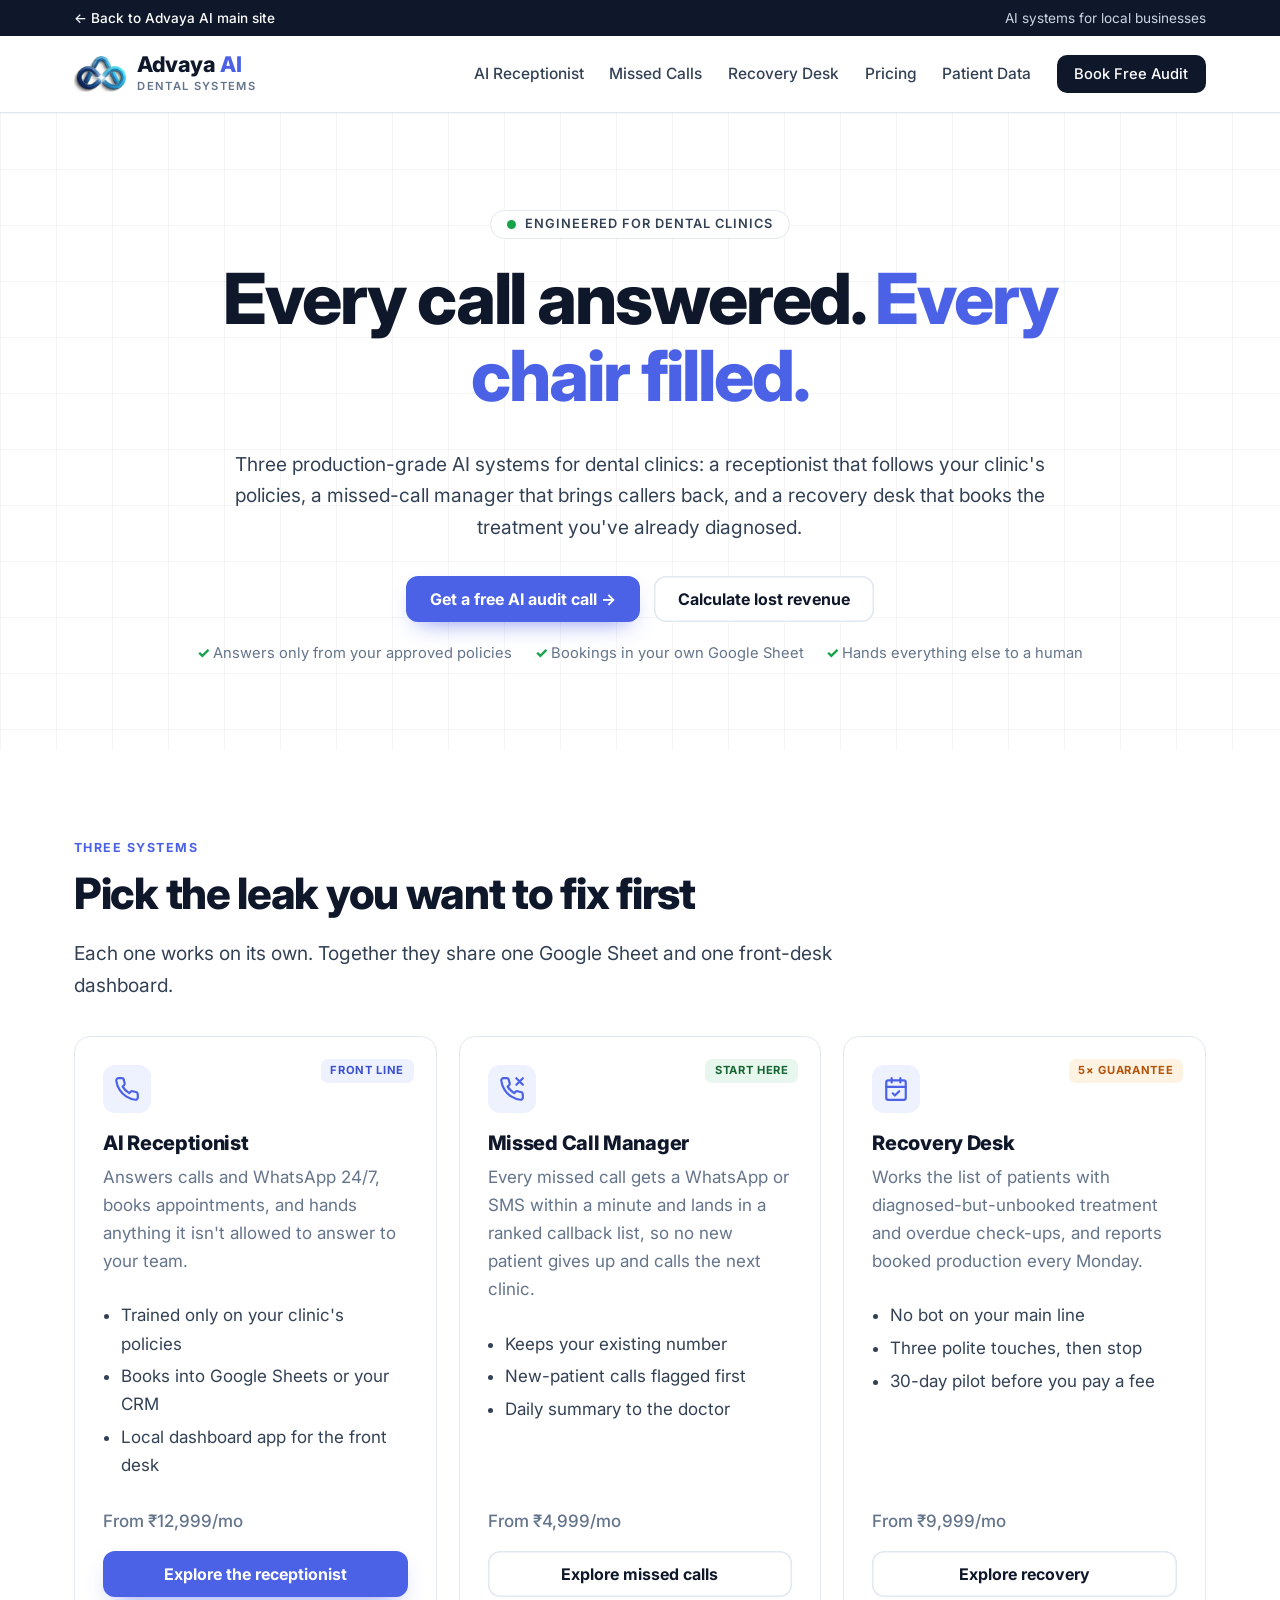
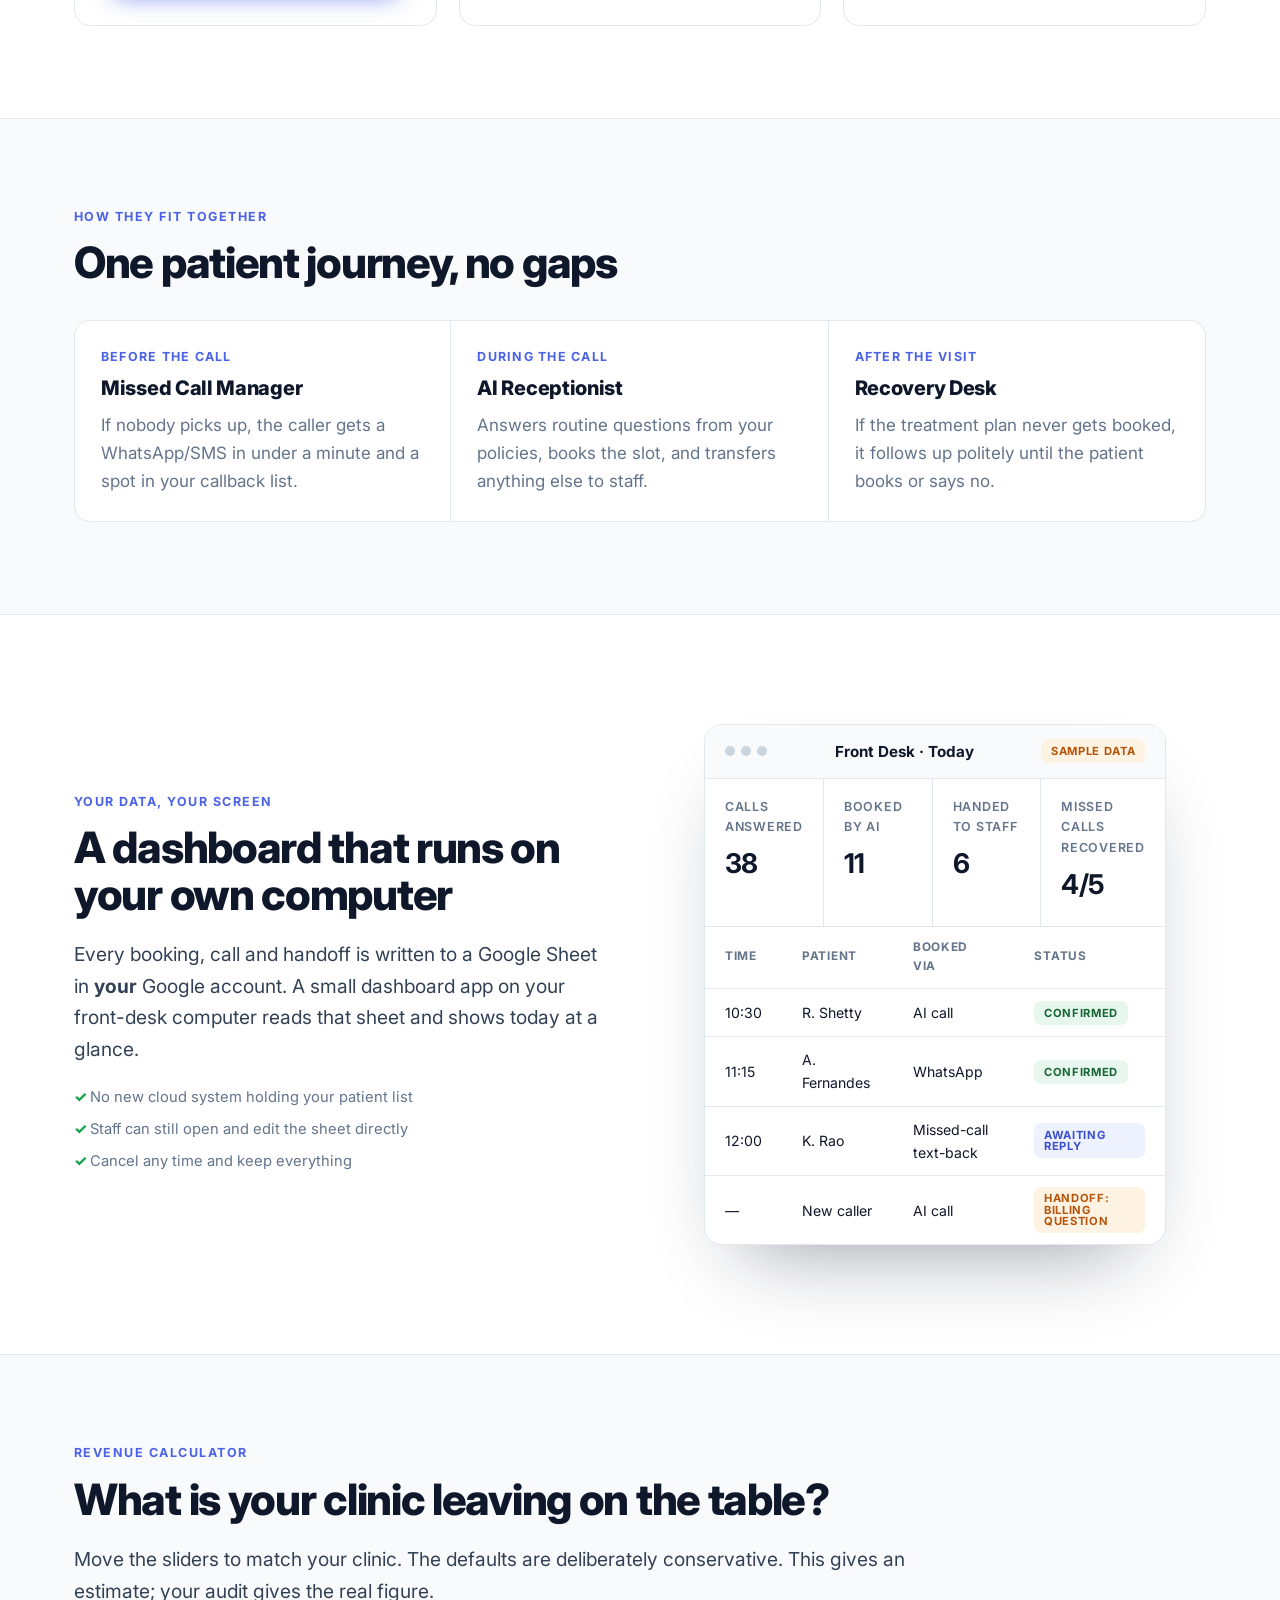
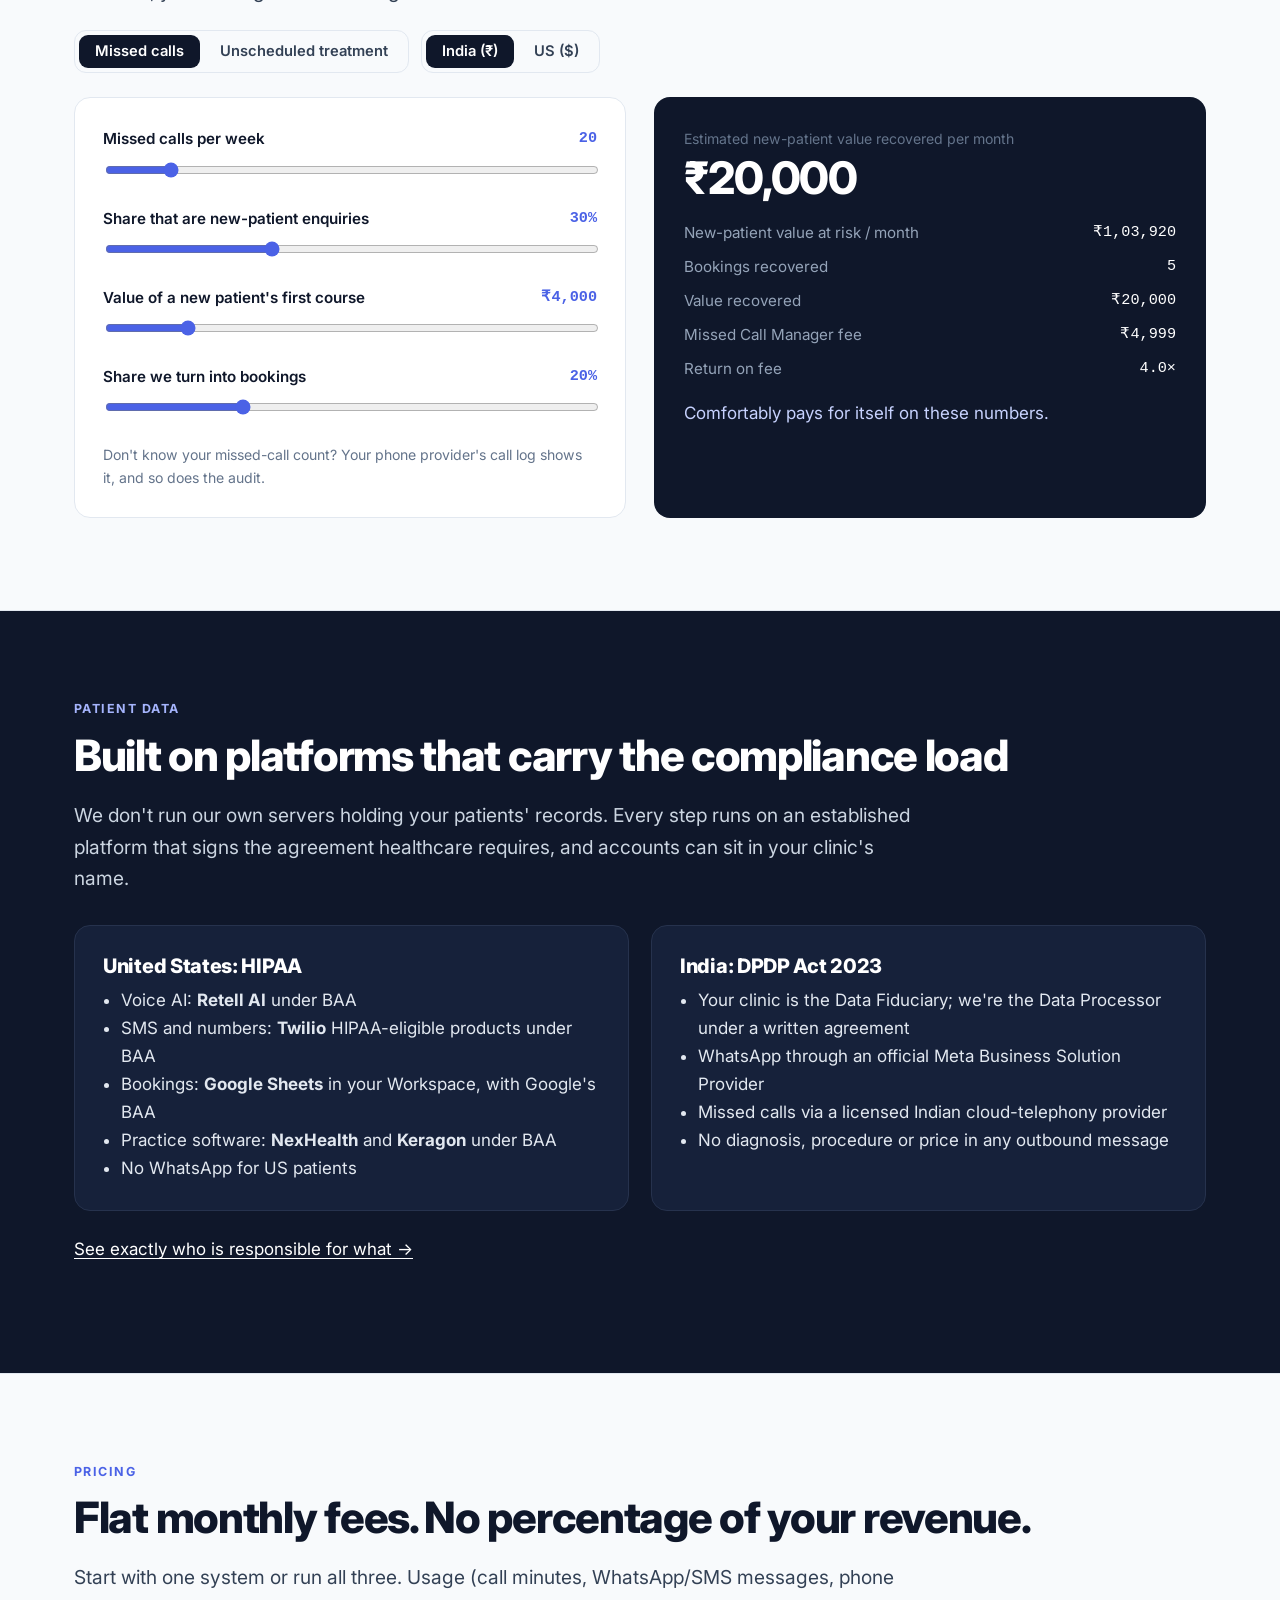
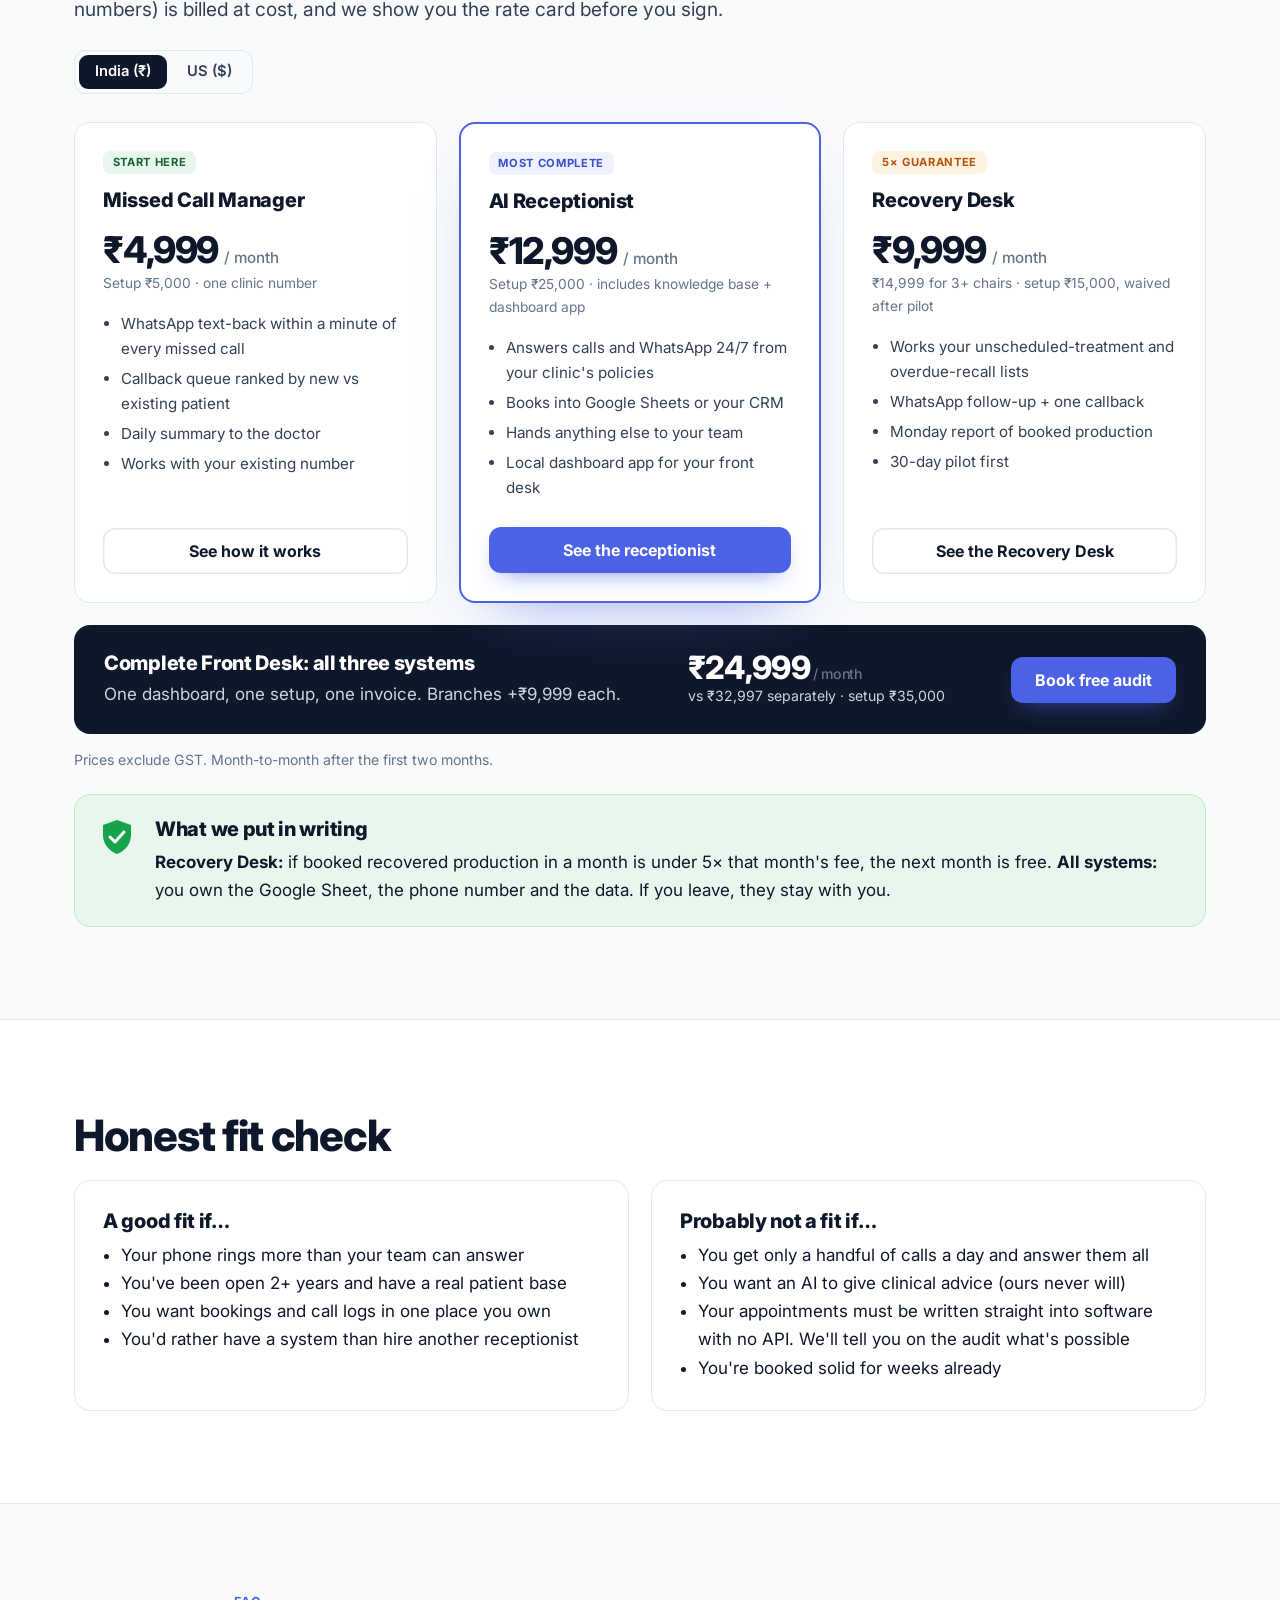
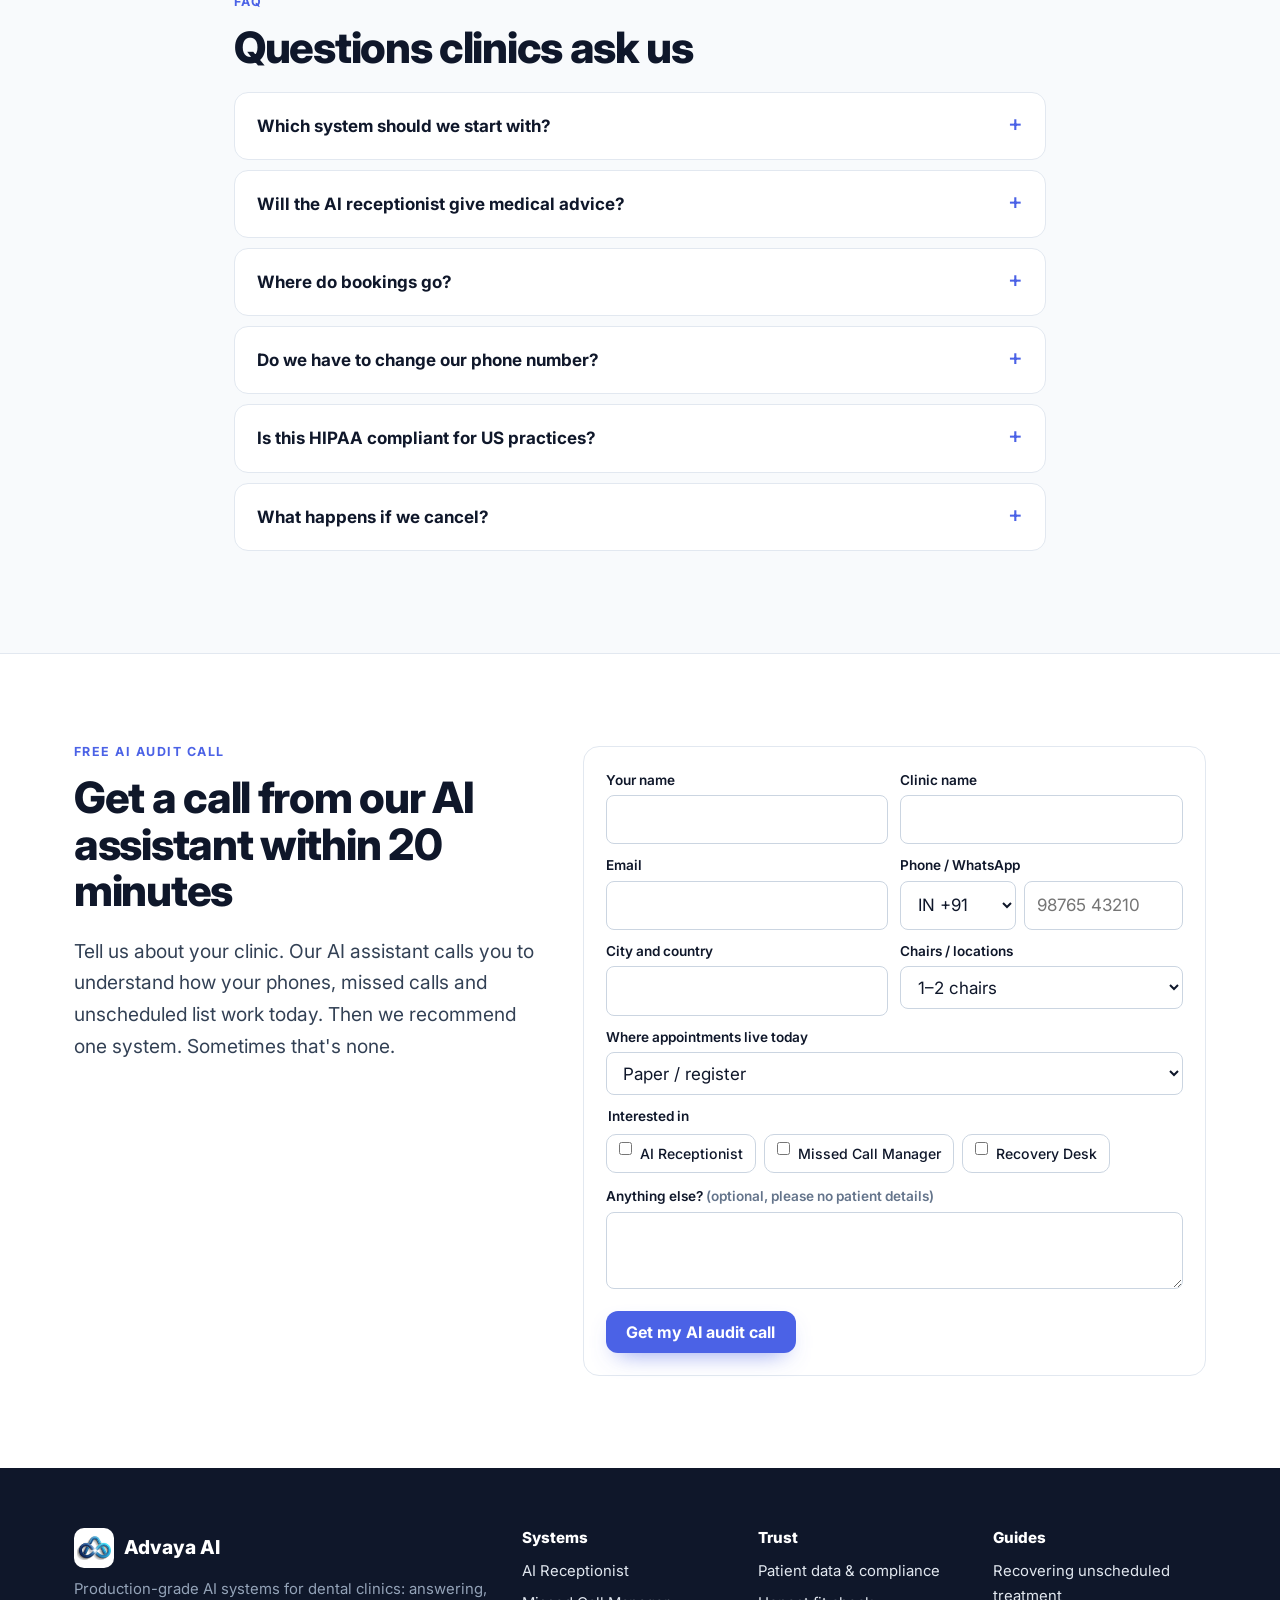
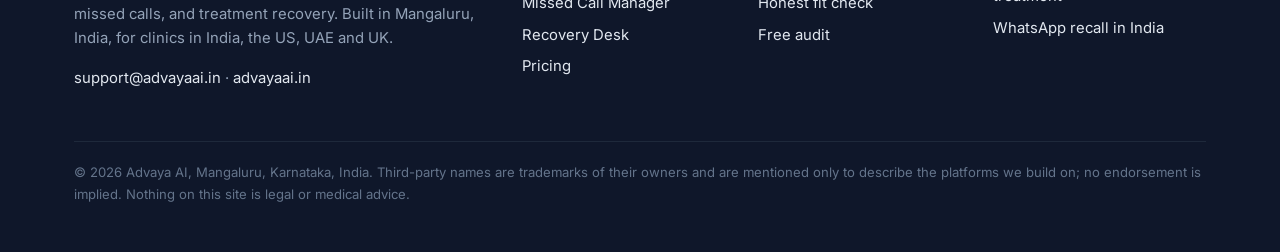
<file: index.html>
<!doctype html>
<html lang="en">
<head>
<meta charset="utf-8">
<meta name="viewport" content="width=device-width, initial-scale=1">
<title>Dental AI Receptionist &amp; Missed Call Systems | Advaya AI</title>
<meta name="description" content="Three AI systems for dental clinics: a policy-bound AI receptionist that books into Google Sheets, a missed-call manager, and treatment recovery. Free audit.">
<link rel="canonical" href="https://dental.advayaai.in/">
<meta name="robots" content="index, follow, max-image-preview:large">
<meta name="theme-color" content="#0f172a">
<link rel="icon" href="/favicon.ico" sizes="48x48">
<link rel="icon" href="/assets/icon-48.png" sizes="48x48" type="image/png">
<link rel="icon" href="/assets/icon-96.png" sizes="96x96" type="image/png">
<link rel="icon" href="/assets/icon-192.png" sizes="192x192" type="image/png">
<link rel="apple-touch-icon" href="/assets/icon-180.png">
<link rel="manifest" href="/site.webmanifest">
<meta property="og:type" content="website">
<meta property="og:site_name" content="Advaya AI">
<meta property="og:title" content="Dental AI Receptionist &amp; Missed Call Systems | Advaya AI">
<meta property="og:description" content="Three AI systems for dental clinics: a policy-bound AI receptionist that books into Google Sheets, a missed-call manager, and treatment recovery. Free audit.">
<meta property="og:url" content="https://dental.advayaai.in/">
<meta property="og:image" content="https://dental.advayaai.in/assets/og-image.png">
<meta property="og:image:width" content="1200">
<meta property="og:image:height" content="630">
<meta property="og:locale" content="en_IN">
<meta name="twitter:card" content="summary_large_image">
<meta name="twitter:title" content="Dental AI Receptionist &amp; Missed Call Systems | Advaya AI">
<meta name="twitter:description" content="Three AI systems for dental clinics: a policy-bound AI receptionist that books into Google Sheets, a missed-call manager, and treatment recovery. Free audit.">
<meta name="twitter:image" content="https://dental.advayaai.in/assets/og-image.png">
<link rel="preconnect" href="https://fonts.googleapis.com">
<link rel="preconnect" href="https://fonts.gstatic.com" crossorigin>
<link href="https://fonts.googleapis.com/css2?family=Inter:wght@400;500;600;700;800&display=swap" rel="stylesheet">
<link rel="stylesheet" href="/assets/site.css">
<script type="application/ld+json">
{
 "@context": "https://schema.org",
 "@graph": [
  {
   "@type": "Organization",
   "@id": "https://advayaai.in/#organization",
   "name": "Advaya AI",
   "url": "https://advayaai.in/",
   "logo": "https://dental.advayaai.in/assets/icon-512.png",
   "address": {
    "@type": "PostalAddress",
    "addressLocality": "Mangaluru",
    "addressRegion": "Karnataka",
    "addressCountry": "IN"
   },
   "email": "support@advayaai.in",
   "contactPoint": {
    "@type": "ContactPoint",
    "contactType": "customer support",
    "email": "support@advayaai.in",
    "availableLanguage": [
     "English"
    ]
   },
   "sameAs": [
    "https://www.instagram.com/advaya__ai/",
    "https://advayaai.in/"
   ]
  },
  {
   "@type": "WebSite",
   "@id": "https://dental.advayaai.in/#website",
   "url": "https://dental.advayaai.in/",
   "name": "Advaya AI Dental",
   "publisher": {
    "@id": "https://advayaai.in/#organization"
   }
  },
  {
   "@type": "WebPage",
   "@id": "https://dental.advayaai.in/#page",
   "url": "https://dental.advayaai.in/",
   "name": "Dental AI Receptionist & Missed Call Systems | Advaya AI",
   "isPartOf": {
    "@id": "https://dental.advayaai.in/#website"
   },
   "breadcrumb": {
    "@type": "BreadcrumbList",
    "itemListElement": [
     {
      "@type": "ListItem",
      "position": 1,
      "name": "Dental Systems",
      "item": "https://dental.advayaai.in/"
     }
    ]
   },
   "speakable": {
    "@type": "SpeakableSpecification",
    "cssSelector": [
     "h1",
     ".faq summary",
     ".faq details p"
    ]
   }
  },
  {
   "@type": "FAQPage",
   "mainEntity": [
    {
     "@type": "Question",
     "name": "Which system should we start with?",
     "acceptedAnswer": {
      "@type": "Answer",
      "text": "Most clinics start with the Missed Call Manager because it is cheap, quick to set up, and shows within two weeks how many patients you were losing. Clinics with no one free to answer the phone go straight to the AI Receptionist. Established clinics with a long unscheduled-treatment list get the fastest return from the Recovery Desk."
     }
    },
    {
     "@type": "Question",
     "name": "Will the AI receptionist give medical advice?",
     "acceptedAnswer": {
      "@type": "Answer",
      "text": "No. It answers only from the clinic information you approve, such as timings, services, location, payment and cancellation policy. Anything clinical, anything outside that information, and any mention of pain or an emergency goes to a human."
     }
    },
    {
     "@type": "Question",
     "name": "Where do bookings go?",
     "acceptedAnswer": {
      "@type": "Answer",
      "text": "Into a Google Sheet in your own Google account, or into your CRM where it has an API. Your front desk sees everything in a small dashboard app that runs on your own computer."
     }
    },
    {
     "@type": "Question",
     "name": "Do we have to change our phone number?",
     "acceptedAnswer": {
      "@type": "Answer",
      "text": "No. We set up call forwarding on no-answer or busy from your existing number to a virtual number. Patients keep calling the number they know."
     }
    },
    {
     "@type": "Question",
     "name": "Is this HIPAA compliant for US practices?",
     "acceptedAnswer": {
      "@type": "Answer",
      "text": "We build only on platforms that sign Business Associate Agreements: Retell AI for voice, Twilio for SMS, Google Workspace for Sheets, and Keragon and NexHealth for practice-software work. We also sign a BAA with your practice. WhatsApp is never used for US patients."
     }
    },
    {
     "@type": "Question",
     "name": "What happens if we cancel?",
     "acceptedAnswer": {
      "@type": "Answer",
      "text": "You keep the Google Sheet, the dashboard app, the phone number and all your data. We remove our access the same day."
     }
    }
   ]
  }
 ]
}
</script>
</head>
<body>
<a class="skip" href="#main">Skip to content</a>
<div class="topbar"><div class="wrap"><a href="https://advayaai.in/">&larr; Back to Advaya AI main site</a><span class="topbar-note">AI systems for local businesses</span></div></div>
<header class="site-head">
  <div class="wrap">
    <a class="brand" href="/" aria-label="Advaya AI Dental home">
      <picture><source srcset="/assets/logo.webp" type="image/webp"><img src="/assets/logo.png" alt="Advaya AI logo" width="140" height="100"></picture>
      <span><b>Advaya <span>AI</span></b><small>Dental Systems</small></span>
    </a>
    <nav class="nav" aria-label="Main">
      <a href="/ai-receptionist">AI Receptionist</a>
      <a href="/missed-call-manager">Missed Calls</a>
      <a href="/recovery-desk">Recovery Desk</a>
      <a href="/#pricing">Pricing</a>
      <a href="/patient-data">Patient Data</a>
      <a href="/#audit" class="btn sm">Book Free Audit</a>
    </nav>
  </div>
</header>
<main id="main">

<section class="hero grid-bg center">
  <div class="wrap">
    <span class="pill">Engineered for dental clinics</span>
    <h1>Every call answered. <span class="accent">Every chair filled.</span></h1>
    <p class="lede">Three production-grade AI systems for dental clinics: a receptionist that follows your clinic's policies, a missed-call manager that brings callers back, and a recovery desk that books the treatment you've already diagnosed.</p>
    <div class="cta-row">
      <a class="btn blue" href="#audit">Get a free AI audit call →</a>
      <a class="btn ghost" href="#calculator">Calculate lost revenue</a>
    </div>
    <ul class="trust"><li>Answers only from your approved policies</li><li>Bookings in your own Google Sheet</li><li>Hands everything else to a human</li></ul>
  </div>
</section>

<section aria-labelledby="offers-h">
  <div class="wrap">
    <span class="eyebrow">Three systems</span>
    <h2 id="offers-h">Pick the leak you want to fix first</h2>
    <p class="lede">Each one works on its own. Together they share one Google Sheet and one front-desk dashboard.</p>
    <div class="grid g3" style="margin-top:34px">
      <article class="card offer">
        <span class="tag">Front line</span>
        <div class="ico"><svg viewBox="0 0 24 24" fill="none" stroke-width="2" stroke-linecap="round" stroke-linejoin="round"><path d="M22 16.9v3a2 2 0 0 1-2.2 2 19.8 19.8 0 0 1-8.6-3.1 19.5 19.5 0 0 1-6-6A19.8 19.8 0 0 1 2.1 4.2 2 2 0 0 1 4.1 2h3a2 2 0 0 1 2 1.7c.1.9.4 1.8.7 2.7a2 2 0 0 1-.5 2.1L8 9.8a16 16 0 0 0 6 6l1.3-1.3a2 2 0 0 1 2.1-.4c.9.3 1.8.6 2.7.7a2 2 0 0 1 1.7 2z"/></svg></div>
        <h3>AI Receptionist</h3>
        <p class="muted">Answers calls and WhatsApp 24/7, books appointments, and hands anything it isn't allowed to answer to your team.</p>
        <ul><li>Trained only on your clinic's policies</li><li>Books into Google Sheets or your CRM</li><li>Local dashboard app for the front desk</li></ul>
        <p class="from"><span data-region="in">From ₹12,999/mo</span><span data-region="us" hidden>From $549/mo</span></p>
        <a class="btn blue" href="/ai-receptionist">Explore the receptionist</a>
      </article>
      <article class="card offer">
        <span class="tag green">Start here</span>
        <div class="ico"><svg viewBox="0 0 24 24" fill="none" stroke-width="2" stroke-linecap="round" stroke-linejoin="round"><path d="M22 16.9v3a2 2 0 0 1-2.2 2 19.8 19.8 0 0 1-8.6-3.1 19.5 19.5 0 0 1-6-6A19.8 19.8 0 0 1 2.1 4.2 2 2 0 0 1 4.1 2h3a2 2 0 0 1 2 1.7c.1.9.4 1.8.7 2.7a2 2 0 0 1-.5 2.1L8 9.8a16 16 0 0 0 6 6l1.3-1.3a2 2 0 0 1 2.1-.4c.9.3 1.8.6 2.7.7a2 2 0 0 1 1.7 2z"/><path d="M16 2l6 6M22 2l-6 6"/></svg></div>
        <h3>Missed Call Manager</h3>
        <p class="muted">Every missed call gets a WhatsApp or SMS within a minute and lands in a ranked callback list, so no new patient gives up and calls the next clinic.</p>
        <ul><li>Keeps your existing number</li><li>New-patient calls flagged first</li><li>Daily summary to the doctor</li></ul>
        <p class="from"><span data-region="in">From ₹4,999/mo</span><span data-region="us" hidden>From $249/mo</span></p>
        <a class="btn ghost" href="/missed-call-manager">Explore missed calls</a>
      </article>
      <article class="card offer">
        <span class="tag amber">5× guarantee</span>
        <div class="ico"><svg viewBox="0 0 24 24" fill="none" stroke-width="2" stroke-linecap="round" stroke-linejoin="round"><rect x="3" y="4" width="18" height="18" rx="2"/><path d="M16 2v4M8 2v4M3 10h18M9 16l2 2 4-4"/></svg></div>
        <h3>Recovery Desk</h3>
        <p class="muted">Works the list of patients with diagnosed-but-unbooked treatment and overdue check-ups, and reports booked production every Monday.</p>
        <ul><li>No bot on your main line</li><li>Three polite touches, then stop</li><li>30-day pilot before you pay a fee</li></ul>
        <p class="from"><span data-region="in">From ₹9,999/mo</span><span data-region="us" hidden>From $750/mo</span></p>
        <a class="btn ghost" href="/recovery-desk">Explore recovery</a>
      </article>
    </div>
  </div>
</section>

<section class="band" aria-labelledby="flow-h">
  <div class="wrap">
    <span class="eyebrow">How they fit together</span>
    <h2 id="flow-h">One patient journey, no gaps</h2>
    <div class="flow">
      <div><b>Before the call</b><h3>Missed Call Manager</h3><p class="muted" style="margin:0">If nobody picks up, the caller gets a WhatsApp/SMS in under a minute and a spot in your callback list.</p></div>
      <div><b>During the call</b><h3>AI Receptionist</h3><p class="muted" style="margin:0">Answers routine questions from your policies, books the slot, and transfers anything else to staff.</p></div>
      <div><b>After the visit</b><h3>Recovery Desk</h3><p class="muted" style="margin:0">If the treatment plan never gets booked, it follows up politely until the patient books or says no.</p></div>
    </div>
  </div>
</section>

<section aria-labelledby="dash-h">
  <div class="wrap">
    <div class="grid g2" style="align-items:center;gap:48px">
      <div>
        <span class="eyebrow">Your data, your screen</span>
        <h2 id="dash-h">A dashboard that runs on your own computer</h2>
        <p class="lede">Every booking, call and handoff is written to a Google Sheet in <b>your</b> Google account. A small dashboard app on your front-desk computer reads that sheet and shows today at a glance.</p>
        <ul class="trust" style="flex-direction:column;gap:.5rem"><li>No new cloud system holding your patient list</li><li>Staff can still open and edit the sheet directly</li><li>Cancel any time and keep everything</li></ul>
      </div>
      <figure class="dash" aria-label="Sample of the local front-desk dashboard">
      <div class="dash-top"><div class="dots"><i></i><i></i><i></i></div><b>Front Desk · Today</b><span class="tag amber">Sample data</span></div>
      <div class="kpis">
        <div><span>Calls answered</span><strong>38</strong></div>
        <div><span>Booked by AI</span><strong>11</strong></div>
        <div><span>Handed to staff</span><strong>6</strong></div>
        <div><span>Missed calls recovered</span><strong>4/5</strong></div>
      </div>
      <div class="table-scroll"><table>
        <thead><tr><th>Time</th><th>Patient</th><th>Booked via</th><th>Status</th></tr></thead>
        <tbody>
          <tr><td>10:30</td><td>R. Shetty</td><td>AI call</td><td><span class="tag green">Confirmed</span></td></tr>
          <tr><td>11:15</td><td>A. Fernandes</td><td>WhatsApp</td><td><span class="tag green">Confirmed</span></td></tr>
          <tr><td>12:00</td><td>K. Rao</td><td>Missed-call text-back</td><td><span class="tag">Awaiting reply</span></td></tr>
          <tr><td>—</td><td>New caller</td><td>AI call</td><td><span class="tag amber">Handoff: billing question</span></td></tr>
        </tbody>
      </table></div>
    </figure>
    </div>
  </div>
</section>

<section id="calculator" class="band" aria-labelledby="calc-h">
  <div class="wrap">
    <span class="eyebrow">Revenue calculator</span>
    <h2 id="calc-h">What is your clinic leaving on the table?</h2>
    <p class="lede">Move the sliders to match your clinic. The defaults are deliberately conservative. This gives an estimate; your audit gives the real figure.</p>
    <div style="display:flex;flex-wrap:wrap;gap:12px;margin-top:22px">
      <div class="tabs" role="tablist" aria-label="Calculator">
        <button type="button" role="tab" data-calc-tab="missed" aria-selected="true">Missed calls</button>
        <button type="button" role="tab" data-calc-tab="recovery" aria-selected="false">Unscheduled treatment</button>
      </div>
      <div class="tabs" role="group" aria-label="Region">
        <button type="button" data-region-btn="in" aria-pressed="true">India (₹)</button>
        <button type="button" data-region-btn="us" aria-pressed="false">US ($)</button>
      </div>
    </div>

    <div class="calc" data-calc-panel="missed">
      <div class="card">
        <div class="field"><label for="mc-calls">Missed calls per week <output id="o-mc-calls">20</output></label><input id="mc-calls" type="range" min="2" max="150" step="1" value="20"></div>
        <div class="field"><label for="mc-new">Share that are new-patient enquiries <output id="o-mc-new">30%</output></label><input id="mc-new" type="range" min="5" max="80" step="5" value="30"></div>
        <div class="field"><label for="mc-value">Value of a new patient's first course <output id="o-mc-value">₹4,000</output></label><input id="mc-value" type="range" min="1000" max="20000" step="500" value="4000"></div>
        <div class="field"><label for="mc-rate">Share we turn into bookings <output id="o-mc-rate">20%</output></label><input id="mc-rate" type="range" min="5" max="60" step="5" value="20"></div>
        <p class="muted small" style="margin:0">Don't know your missed-call count? Your phone provider's call log shows it, and so does the audit.</p>
      </div>
      <div class="result" aria-live="polite">
        <div class="muted small">Estimated new-patient value recovered per month</div>
        <div class="big" id="mc-big">₹20,800</div>
        <dl>
          <dt>New-patient value at risk / month</dt><dd id="mc-lost">₹1,03,920</dd>
          <dt>Bookings recovered</dt><dd id="mc-booked">5</dd>
          <dt>Value recovered</dt><dd id="mc-recovered">₹20,000</dd>
          <dt>Missed Call Manager fee</dt><dd id="mc-fee">₹4,999</dd>
          <dt>Return on fee</dt><dd id="mc-mult">4.0×</dd>
        </dl>
        <p class="verdict" id="mc-verdict"></p>
      </div>
    </div>

    <div class="calc" data-calc-panel="recovery" hidden>
      <div class="card">
        <div class="field"><label for="rd-list">Patients on unscheduled + overdue lists <output id="o-rd-list">500</output></label><input id="rd-list" type="range" min="50" max="3000" step="50" value="500"></div>
        <div class="field"><label for="rd-value">Average value of a booked visit <output id="o-rd-value">₹4,000</output></label><input id="rd-value" type="range" min="1000" max="25000" step="500" value="4000"></div>
        <div class="field"><label for="rd-rate">Share who book in month one <output id="o-rd-rate">4%</output></label><input id="rd-rate" type="range" min="1" max="15" step="1" value="4"></div>
        <p class="muted small" style="margin:0">We use 4–6% as a planning number, not a promise. Month one is the best month because you're working a backlog.</p>
      </div>
      <div class="result" aria-live="polite">
        <div class="muted small">Estimated booked production, month one</div>
        <div class="big" id="rd-big">₹80,000</div>
        <dl>
          <dt>Appointments booked</dt><dd id="rd-booked">20</dd>
          <dt>Booked production</dt><dd id="rd-prod">₹80,000</dd>
          <dt>Recovery Desk fee</dt><dd id="rd-fee">₹14,999</dd>
          <dt>Return on fee</dt><dd id="rd-mult">5.3×</dd>
        </dl>
        <p class="verdict" id="rd-verdict"></p>
      </div>
    </div>
  </div>
</section>

<section class="dark" aria-labelledby="data-h">
  <div class="wrap">
    <span class="eyebrow" style="color:#a5b4fc">Patient data</span>
    <h2 id="data-h">Built on platforms that carry the compliance load</h2>
    <p class="lede">We don't run our own servers holding your patients' records. Every step runs on an established platform that signs the agreement healthcare requires, and accounts can sit in your clinic's name.</p>
    <div class="grid g2" style="margin-top:30px">
      <div class="card"><h3>United States: HIPAA</h3><ul style="padding-left:1.1rem;margin:0"><li>Voice AI: <b>Retell AI</b> under BAA</li><li>SMS and numbers: <b>Twilio</b> HIPAA-eligible products under BAA</li><li>Bookings: <b>Google Sheets</b> in your Workspace, with Google's BAA</li><li>Practice software: <b>NexHealth</b> and <b>Keragon</b> under BAA</li><li>No WhatsApp for US patients</li></ul></div>
      <div class="card"><h3>India: DPDP Act 2023</h3><ul style="padding-left:1.1rem;margin:0"><li>Your clinic is the Data Fiduciary; we're the Data Processor under a written agreement</li><li>WhatsApp through an official Meta Business Solution Provider</li><li>Missed calls via a licensed Indian cloud-telephony provider</li><li>No diagnosis, procedure or price in any outbound message</li></ul></div>
    </div>
    <p style="margin-top:24px"><a href="/patient-data" style="color:#fff">See exactly who is responsible for what →</a></p>
  </div>
</section>

<section id="pricing" class="band" aria-labelledby="price-h">
  <div class="wrap">
    <span class="eyebrow">Pricing</span>
    <h2 id="price-h">Flat monthly fees. No percentage of your revenue.</h2>
    <p class="lede">Start with one system or run all three. Usage (call minutes, WhatsApp/SMS messages, phone numbers) is billed at cost, and we show you the rate card before you sign.</p>
    <div style="margin:24px 0 28px">
      <div class="tabs" role="group" aria-label="Region">
        <button type="button" data-region-btn="in" aria-pressed="true">India (₹)</button>
        <button type="button" data-region-btn="us" aria-pressed="false">US ($)</button>
      </div>
    </div>

    <div class="grid g3" data-region="in">
      <article class="card price">
        <span class="tag green" style="align-self:flex-start">Start here</span>
        <h3 style="margin-top:14px">Missed Call Manager</h3>
        <div class="amt">₹4,999 <span>/ month</span></div>
        <p class="setup">Setup ₹5,000 · one clinic number</p>
        <ul><li>WhatsApp text-back within a minute of every missed call</li><li>Callback queue ranked by new vs existing patient</li><li>Daily summary to the doctor</li><li>Works with your existing number</li></ul>
        <a class="btn ghost" href="/missed-call-manager">See how it works</a>
      </article>
      <article class="card price featured">
        <span class="tag" style="align-self:flex-start">Most complete</span>
        <h3 style="margin-top:14px">AI Receptionist</h3>
        <div class="amt">₹12,999 <span>/ month</span></div>
        <p class="setup">Setup ₹25,000 · includes knowledge base + dashboard app</p>
        <ul><li>Answers calls and WhatsApp 24/7 from your clinic's policies</li><li>Books into Google Sheets or your CRM</li><li>Hands anything else to your team</li><li>Local dashboard app for your front desk</li></ul>
        <a class="btn blue" href="/ai-receptionist">See the receptionist</a>
      </article>
      <article class="card price">
        <span class="tag amber" style="align-self:flex-start">5× guarantee</span>
        <h3 style="margin-top:14px">Recovery Desk</h3>
        <div class="amt">₹9,999 <span>/ month</span></div>
        <p class="setup">₹14,999 for 3+ chairs · setup ₹15,000, waived after pilot</p>
        <ul><li>Works your unscheduled-treatment and overdue-recall lists</li><li>WhatsApp follow-up + one callback</li><li>Monday report of booked production</li><li>30-day pilot first</li></ul>
        <a class="btn ghost" href="/recovery-desk">See the Recovery Desk</a>
      </article>
    </div>
    <div class="bundle" data-region="in">
      <div><h3>Complete Front Desk: all three systems</h3><p>One dashboard, one setup, one invoice. Branches +₹9,999 each.</p></div>
      <div><div class="amt">₹24,999<span class="muted small" style="font-weight:500"> / month</span></div><p class="small">vs ₹32,997 separately · setup ₹35,000</p></div>
      <a class="btn blue" href="#audit">Book free audit</a>
    </div>
    <p class="muted small" data-region="in" style="margin-top:14px">Prices exclude GST. Month-to-month after the first two months.</p>

    <div class="grid g3" data-region="us" hidden>
      <article class="card price">
        <span class="tag green" style="align-self:flex-start">Start here</span>
        <h3 style="margin-top:14px">Missed Call Manager</h3>
        <div class="amt">$249 <span>/ month</span></div>
        <p class="setup">Setup $300 · per location</p>
        <ul><li>SMS text-back within a minute of every missed call</li><li>Callback queue ranked by new vs existing patient</li><li>Daily summary</li><li>Keeps your existing number</li></ul>
        <a class="btn ghost" href="/missed-call-manager">See how it works</a>
      </article>
      <article class="card price featured">
        <span class="tag" style="align-self:flex-start">Most complete</span>
        <h3 style="margin-top:14px">AI Receptionist</h3>
        <div class="amt">$549 <span>/ month</span></div>
        <p class="setup">Setup $1,500 · per location, minutes at cost</p>
        <ul><li>Answers calls 24/7 from your practice policies</li><li>Books into Google Sheets (Workspace with BAA) or your CRM</li><li>Warm transfer for anything else</li><li>Local dashboard app</li></ul>
        <a class="btn blue" href="/ai-receptionist">See the receptionist</a>
      </article>
      <article class="card price">
        <span class="tag amber" style="align-self:flex-start">5× guarantee</span>
        <h3 style="margin-top:14px">Recovery Desk</h3>
        <div class="amt">$750 <span>/ month</span></div>
        <p class="setup">Setup $1,000, waived after a 30-day pilot</p>
        <ul><li>Unscheduled treatment + overdue recall recovery</li><li>SMS outreach + voice callback</li><li>Monday production report</li><li>BAA signed with every practice</li></ul>
        <a class="btn ghost" href="/recovery-desk">See the Recovery Desk</a>
      </article>
    </div>
    <div class="bundle" data-region="us" hidden>
      <div><h3>Complete Front Desk: all three systems</h3><p>One dashboard, one setup, one invoice. Per location.</p></div>
      <div><div class="amt">$1,290<span class="muted small" style="font-weight:500"> / month</span></div><p class="small">vs $1,548 separately · setup $2,000</p></div>
      <a class="btn blue" href="#audit">Book free audit</a>
    </div>
    <p class="muted small" data-region="us" hidden style="margin-top:14px">Month-to-month after the first two months. We sign a Business Associate Agreement with every US practice.</p>

    <div class="guarantee">
      <svg width="40" height="40" viewBox="0 0 40 40" aria-hidden="true"><path d="M20 3l14 5v10c0 9-6 16-14 19C12 34 6 27 6 18V8z" fill="#16a34a"/><path d="M13 20l5 5 9-10" stroke="#fff" stroke-width="3" fill="none" stroke-linecap="round" stroke-linejoin="round"/></svg>
      <div>
        <h3 style="margin-bottom:.3em">What we put in writing</h3>
        <p style="margin:0"><b>Recovery Desk:</b> if booked recovered production in a month is under 5× that month's fee, the next month is free. <b>All systems:</b> you own the Google Sheet, the phone number and the data. If you leave, they stay with you.</p>
      </div>
    </div>
  </div>
</section>


<section id="fit" aria-labelledby="fit-h">
  <div class="wrap">
    <h2 id="fit-h">Honest fit check</h2>
    <div class="grid g2" style="margin-top:22px">
      <div class="card"><h3>A good fit if…</h3><ul style="padding-left:1.1rem;margin:0"><li>Your phone rings more than your team can answer</li><li>You've been open 2+ years and have a real patient base</li><li>You want bookings and call logs in one place you own</li><li>You'd rather have a system than hire another receptionist</li></ul></div>
      <div class="card"><h3>Probably not a fit if…</h3><ul style="padding-left:1.1rem;margin:0"><li>You get only a handful of calls a day and answer them all</li><li>You want an AI to give clinical advice (ours never will)</li><li>Your appointments must be written straight into software with no API. We'll tell you on the audit what's possible</li><li>You're booked solid for weeks already</li></ul></div>
    </div>
  </div>
</section>

<section class="band faq" aria-labelledby="faq-h">
  <div class="wrap" style="max-width:860px">
    <span class="eyebrow">FAQ</span>
    <h2 id="faq-h">Questions clinics ask us</h2>
    <details><summary>Which system should we start with?</summary><p>Most clinics start with the Missed Call Manager because it is cheap, quick to set up, and shows within two weeks how many patients you were losing. Clinics with no one free to answer the phone go straight to the AI Receptionist. Established clinics with a long unscheduled-treatment list get the fastest return from the Recovery Desk.</p></details>
    <details><summary>Will the AI receptionist give medical advice?</summary><p>No. It answers only from the clinic information you approve, such as timings, services, location, payment and cancellation policy. Anything clinical, anything outside that information, and any mention of pain or an emergency goes to a human.</p></details>
    <details><summary>Where do bookings go?</summary><p>Into a Google Sheet in your own Google account, or into your CRM where it has an API. Your front desk sees everything in a small dashboard app that runs on your own computer.</p></details>
    <details><summary>Do we have to change our phone number?</summary><p>No. We set up call forwarding on no-answer or busy from your existing number to a virtual number. Patients keep calling the number they know.</p></details>
    <details><summary>Is this HIPAA compliant for US practices?</summary><p>We build only on platforms that sign Business Associate Agreements: Retell AI for voice, Twilio for SMS, Google Workspace for Sheets, and Keragon and NexHealth for practice-software work. We also sign a BAA with your practice. WhatsApp is never used for US patients.</p></details>
    <details><summary>What happens if we cancel?</summary><p>You keep the Google Sheet, the dashboard app, the phone number and all your data. We remove our access the same day.</p></details>
  </div>
</section>

<section id="audit" aria-labelledby="audit-h">
  <div class="wrap audit-wrap">
    <div class="audit-intro">
      <span class="eyebrow">Free AI audit call</span>
      <h2 id="audit-h">Get a call from our AI assistant within 20 minutes</h2>
      <p class="lede">Tell us about your clinic. Our AI assistant calls you to understand how your phones, missed calls and unscheduled list work today. Then we recommend one system. Sometimes that's none.</p>
      
    </div>
    <form id="audit-form" class="card audit-form">
      <div class="row">
        <div><label for="f-name">Your name</label><input id="f-name" name="name" autocomplete="name" required></div>
        <div><label for="f-clinic">Clinic name</label><input id="f-clinic" name="clinic" autocomplete="organization" required></div>
      </div>
      <div class="row">
        <div><label for="f-email">Email</label><input id="f-email" name="email" type="email" autocomplete="email" maxlength="160" required></div>
        <div><label for="f-phone">Phone / WhatsApp</label><div class="phone-row"><select id="f-country" name="country_code" aria-label="Country code" autocomplete="tel-country-code"><option value="+91" selected>IN +91</option><option value="+1">US/CA +1</option><option value="+44">UK +44</option><option value="+971">AE +971</option><option value="+61">AU +61</option><option value="+65">SG +65</option><option value="+966">SA +966</option><option value="+974">QA +974</option><option value="+968">OM +968</option><option value="+965">KW +965</option><option value="+973">BH +973</option><option value="+64">NZ +64</option><option value="+353">IE +353</option><option value="+49">DE +49</option><option value="+33">FR +33</option><option value="+31">NL +31</option><option value="+27">ZA +27</option><option value="+60">MY +60</option><option value="+977">NP +977</option><option value="+94">LK +94</option><option value="+880">BD +880</option></select><input id="f-phone" name="phone" type="tel" autocomplete="tel-national" inputmode="tel" maxlength="40" placeholder="98765 43210" required></div></div>
      </div>
      <div class="row">
        <div><label for="f-city">City and country</label><input id="f-city" name="city" required></div>
        <div><label for="f-size">Chairs / locations</label>
          <select id="f-size" name="size"><option>1–2 chairs</option><option>3–5 chairs</option><option>6+ chairs</option><option>2–10 locations</option><option>10+ locations</option></select></div>
      </div>
      <label for="f-pms">Where appointments live today</label>
      <select id="f-pms" name="pms">
        <option>Paper / register</option><option>Google Sheets or Calendar</option><option>Practo Ray</option><option>Clinicea / Clinicia</option>
        <option>Dentee / Cliniify / MocDoc</option><option>Dentrix</option><option>Eaglesoft</option><option>Open Dental</option><option>Curve Hero</option><option>Dentally</option><option>Other</option>
      </select>
      <fieldset>
        <legend>Interested in</legend>
        <div class="checks">
          <label><input type="checkbox" name="offer" value="AI Receptionist"> AI Receptionist</label>
          <label><input type="checkbox" name="offer" value="Missed Call Manager"> Missed Call Manager</label>
          <label><input type="checkbox" name="offer" value="Recovery Desk"> Recovery Desk</label>
        </div>
      </fieldset>
      <label for="f-notes">Anything else? <span class="muted">(optional, please no patient details)</span></label>
      <textarea id="f-notes" name="notes" maxlength="2000" rows="2"></textarea>
      <div class="hp" aria-hidden="true"><label for="f-website">Website</label><input id="f-website" name="website" tabindex="-1" autocomplete="off"></div>
      <div class="cta-row">
        <button class="btn blue" type="submit">Get my AI audit call</button>
        <a class="btn ghost" data-wa href="#" hidden>Message us on WhatsApp</a>
      </div>
      <p id="form-status" class="small form-status" role="status" aria-live="polite" hidden></p>
    </form>
  </div>
</section>

</main>
<div id="success-modal" class="modal" role="dialog" aria-modal="true" aria-labelledby="success-title" aria-describedby="success-text" hidden>
  <div class="modal-card">
    <div class="modal-icon" aria-hidden="true">&#10003;</div>
    <h2 id="success-title">You'll get a call in 20 minutes</h2>
    <p id="success-text">Thank you. Our AI assistant will call you within 20 minutes on the number you shared.</p>
    <button type="button" class="btn blue" id="success-close">Got it</button>
  </div>
</div>
<footer class="site-foot">
  <div class="wrap">
    <div class="grid">
      <div>
        <div class="foot-brand"><img src="/assets/icon-64.png" alt="" width="40" height="40">Advaya AI</div>
        <p>Production-grade AI systems for dental clinics: answering, missed calls, and treatment recovery. Built in Mangaluru, India, for clinics in India, the US, UAE and UK.</p>
        <p><a data-email href="#">support@advayaai.in</a> · <a href="https://advayaai.in/">advayaai.in</a></p>
      </div>
      <div>
        <h3>Systems</h3>
        <ul><li><a href="/ai-receptionist">AI Receptionist</a></li><li><a href="/missed-call-manager">Missed Call Manager</a></li><li><a href="/recovery-desk">Recovery Desk</a></li><li><a href="/#pricing">Pricing</a></li></ul>
      </div>
      <div>
        <h3>Trust</h3>
        <ul><li><a href="/patient-data">Patient data &amp; compliance</a></li><li><a href="/#fit">Honest fit check</a></li><li><a href="/#audit">Free audit</a></li></ul>
      </div>
      <div>
        <h3>Guides</h3>
        <ul><li><a href="/guides/unscheduled-treatment-recovery">Recovering unscheduled treatment</a></li><li><a href="/guides/whatsapp-patient-recall-india">WhatsApp recall in India</a></li></ul>
      </div>
    </div>
    <p class="legal">© <span data-year>2026</span> Advaya AI, Mangaluru, Karnataka, India. Third-party names are trademarks of their owners and are mentioned only to describe the platforms we build on; no endorsement is implied. Nothing on this site is legal or medical advice.</p>
  </div>
</footer>
<script src="/assets/site.js" defer></script>
</body>
</html>
</file>
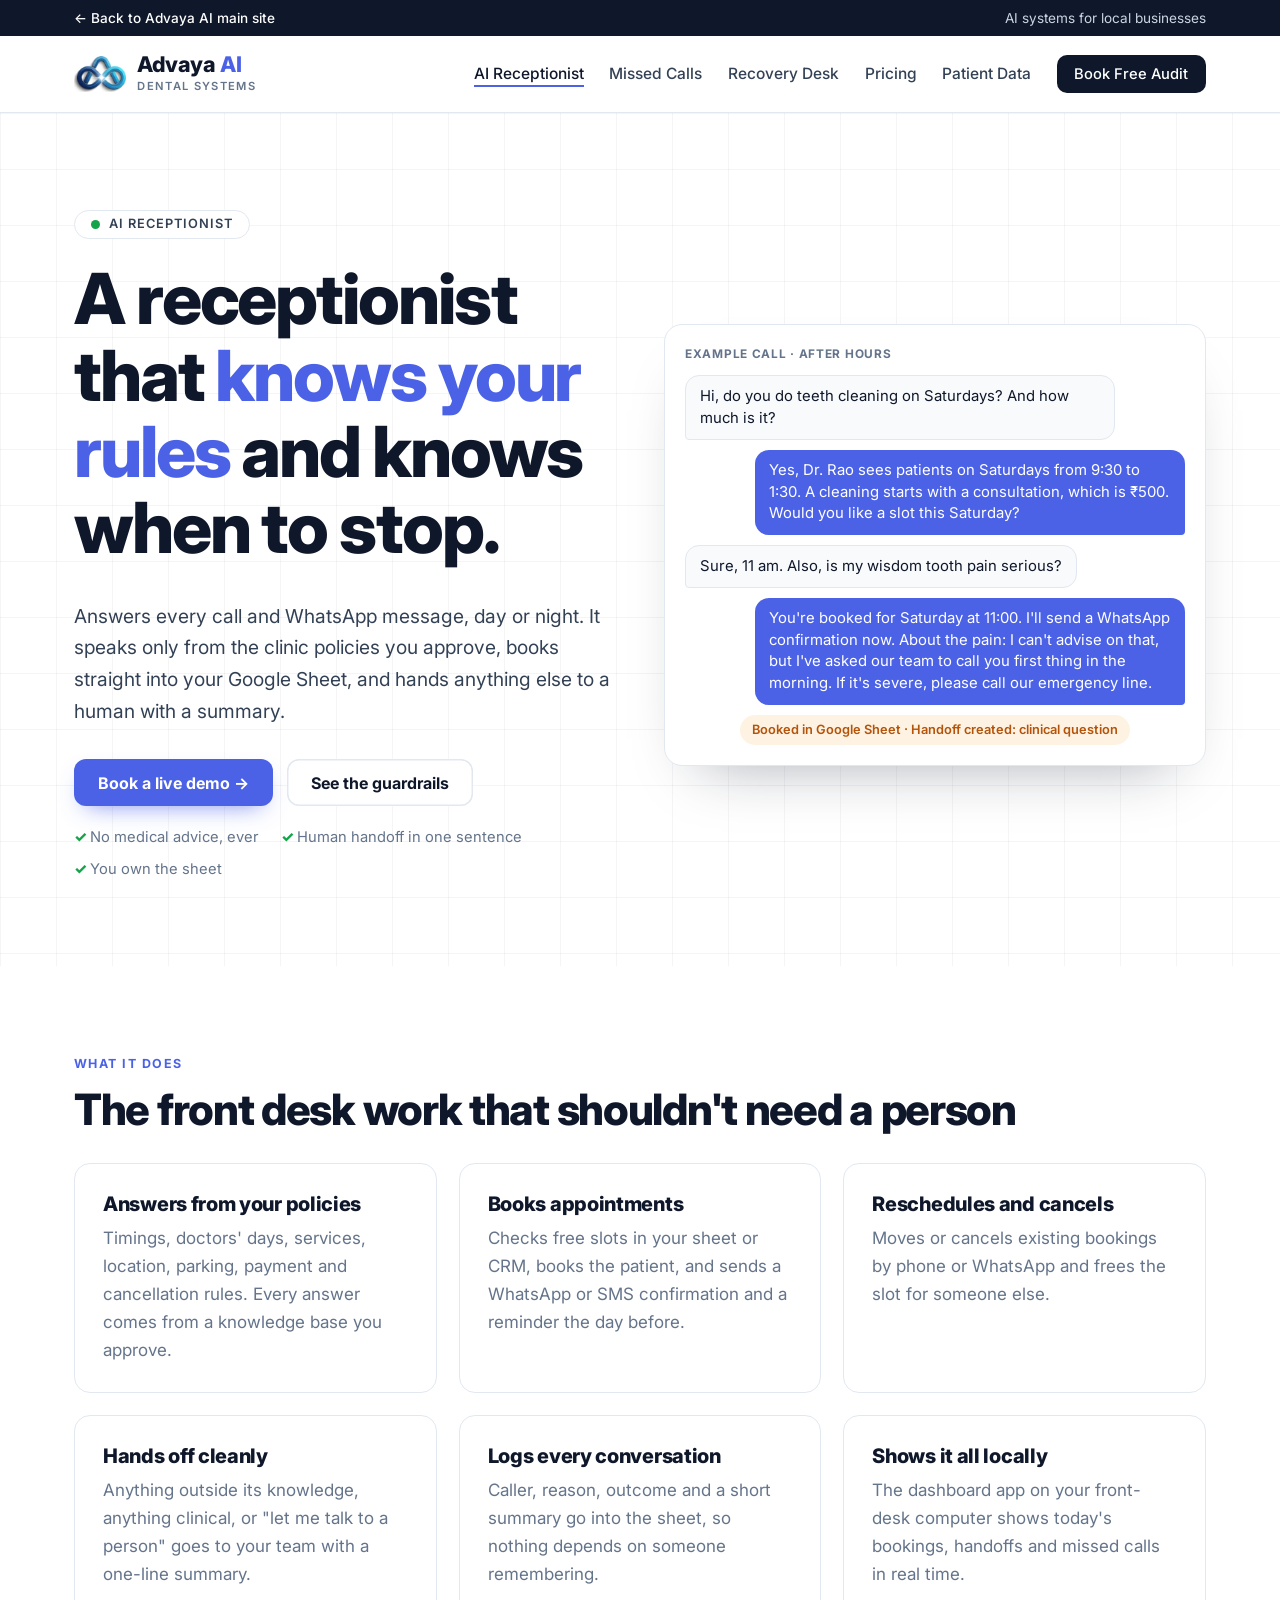
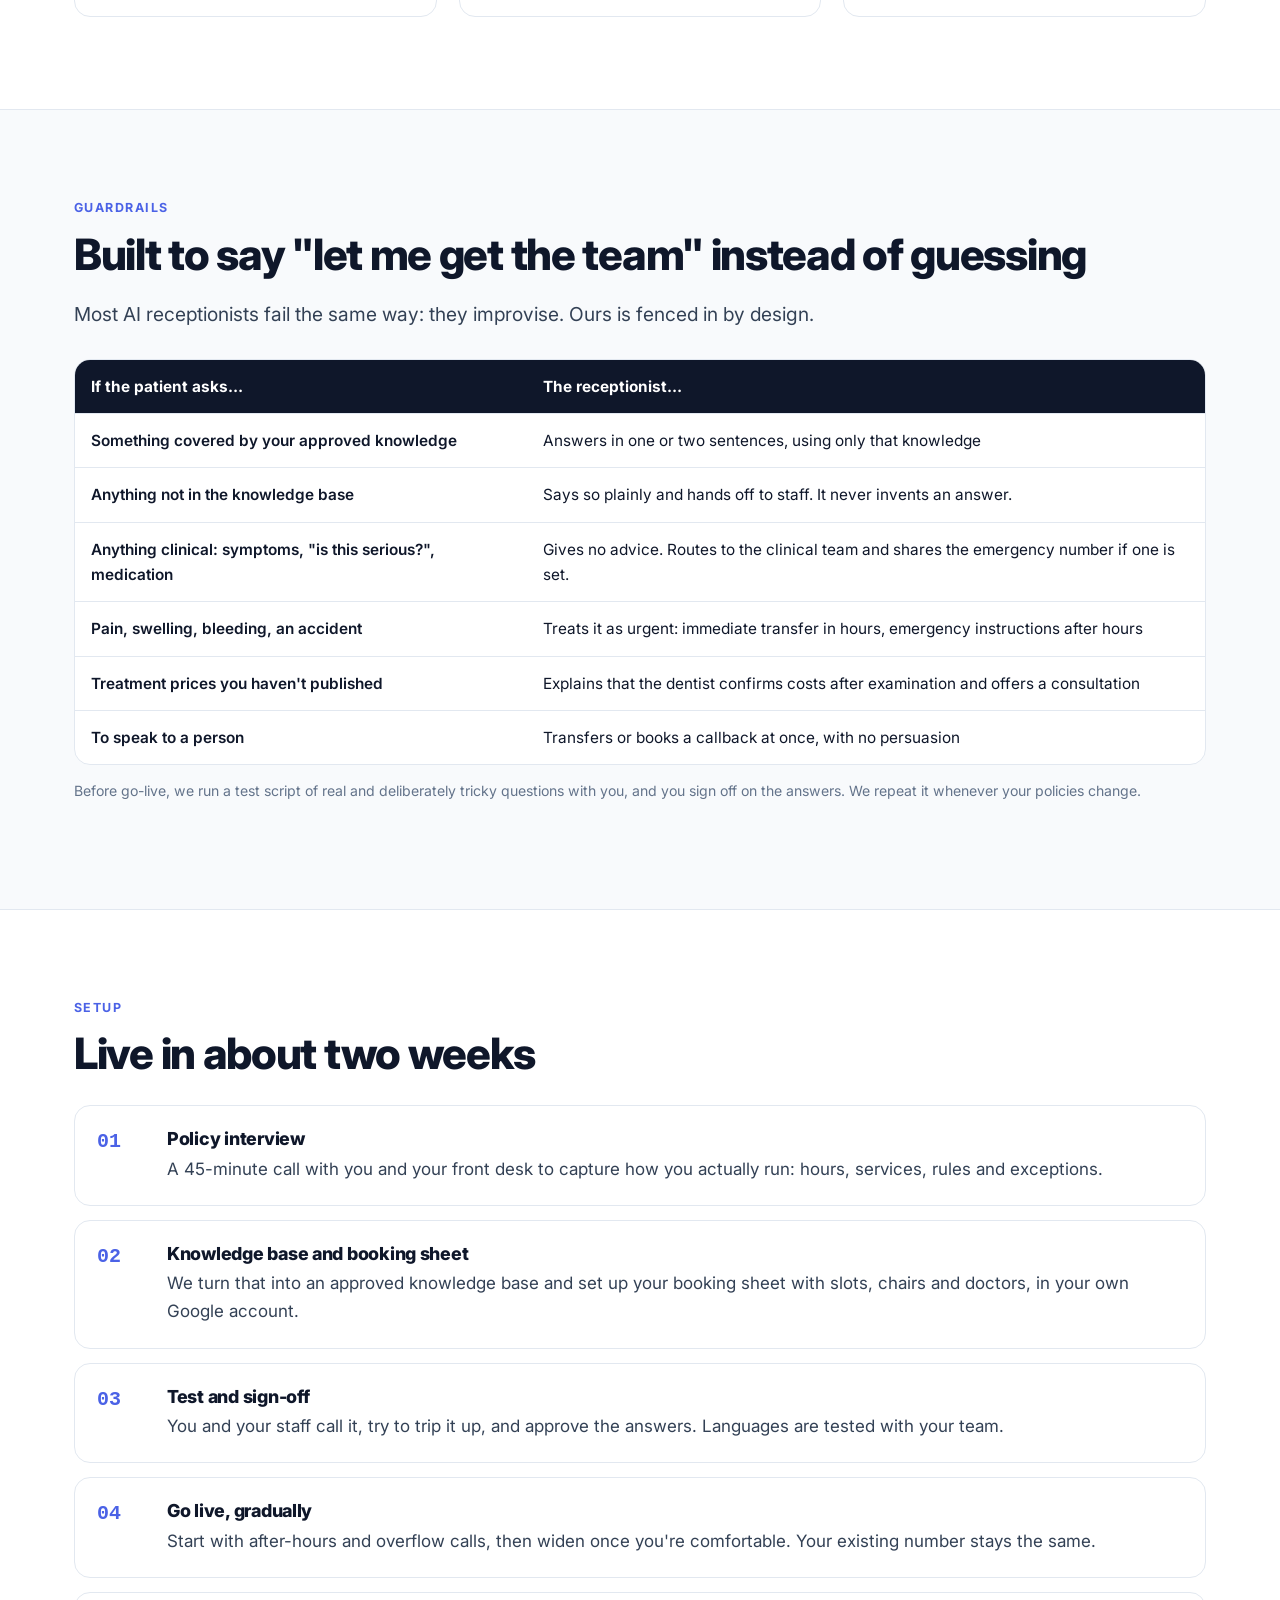
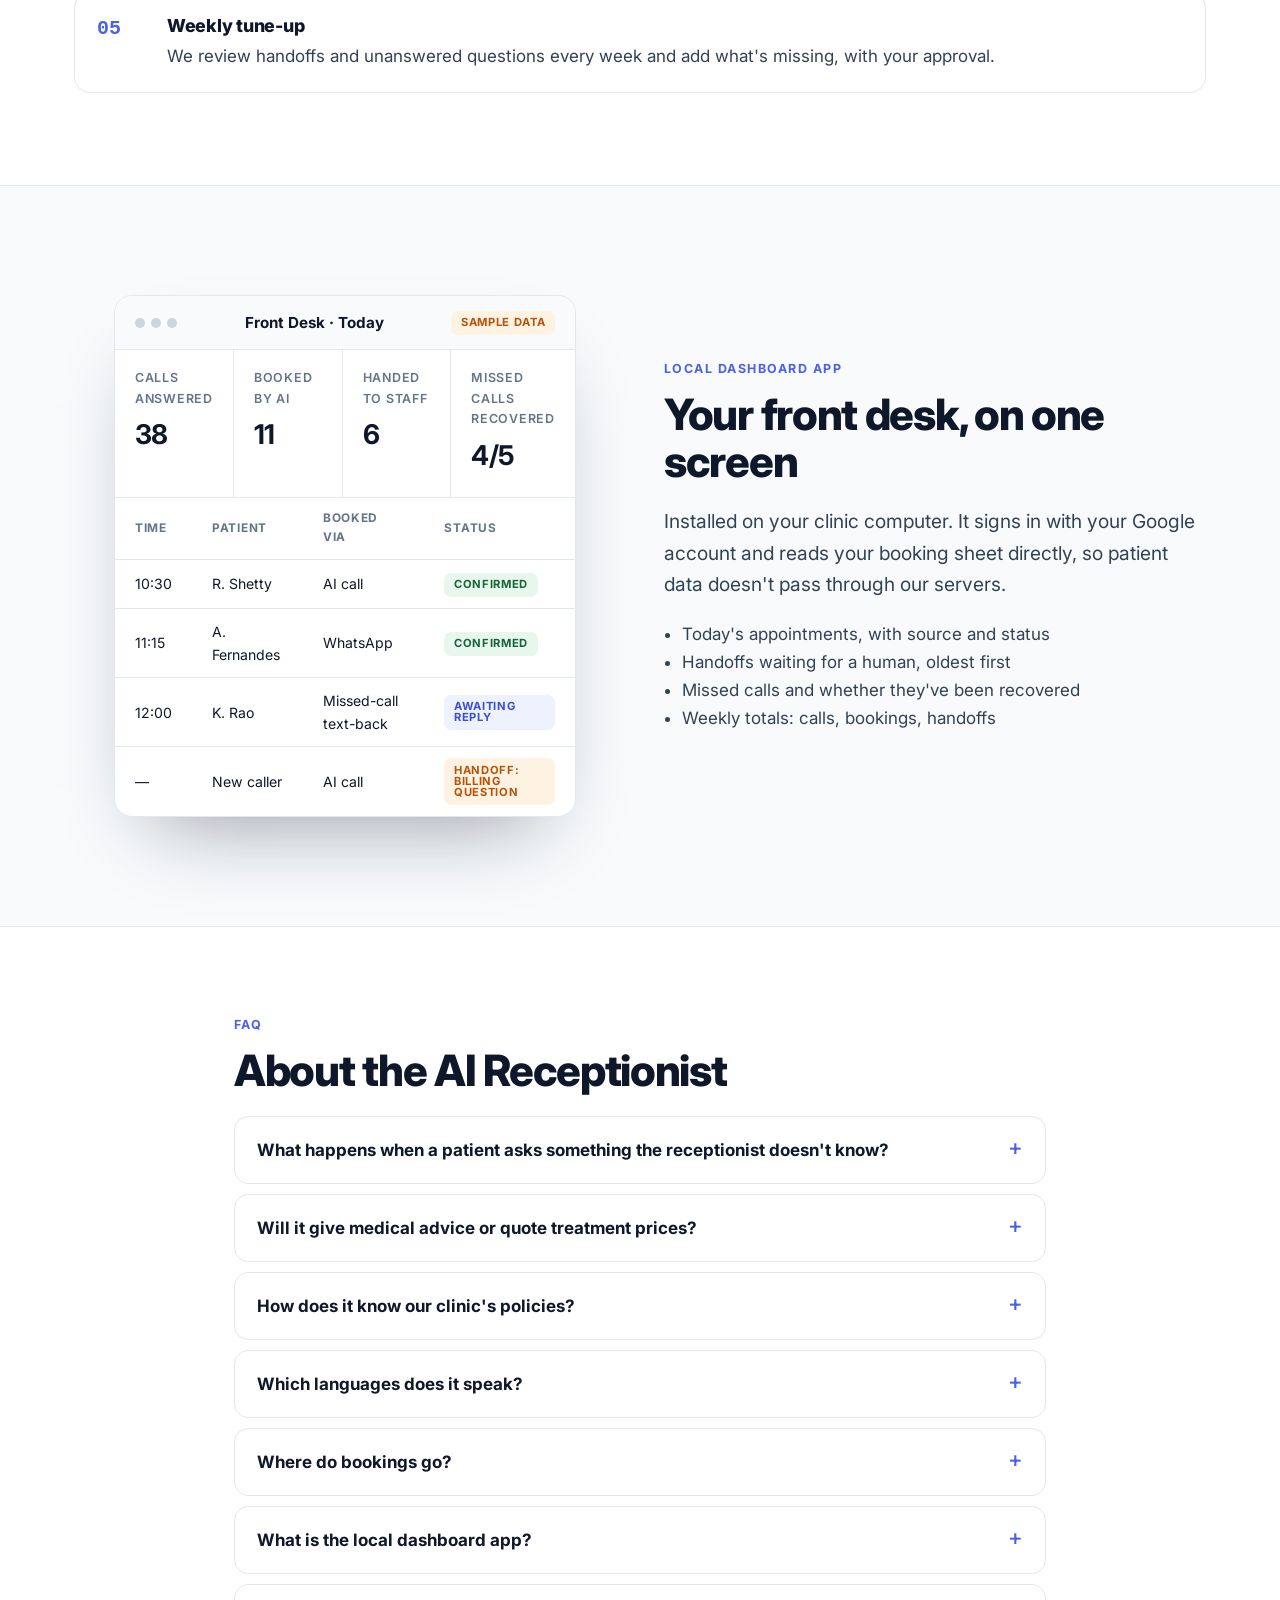
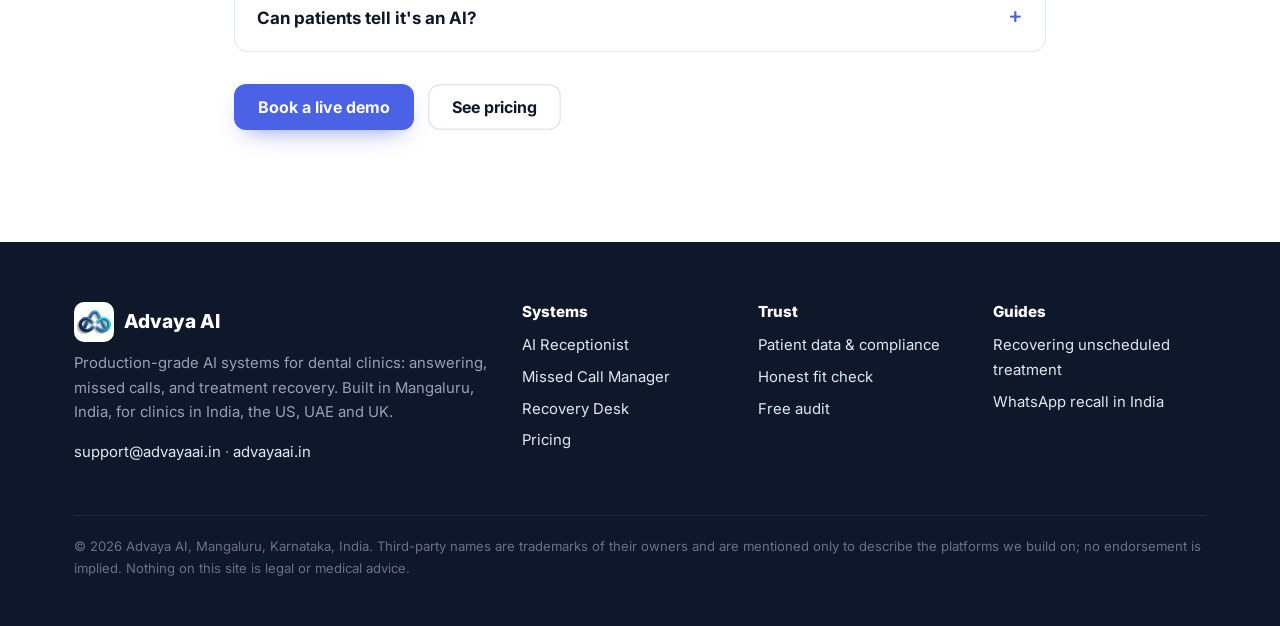
<file: ai-receptionist.html>
<!doctype html>
<html lang="en">
<head>
<meta charset="utf-8">
<meta name="viewport" content="width=device-width, initial-scale=1">
<title>AI Receptionist for Dental Clinics | Advaya AI</title>
<meta name="description" content="An AI receptionist for dental clinics that answers calls and WhatsApp from your policies, books into Google Sheets or your CRM, and hands the rest to staff.">
<link rel="canonical" href="https://dental.advayaai.in/ai-receptionist">
<meta name="robots" content="index, follow, max-image-preview:large">
<meta name="theme-color" content="#0f172a">
<link rel="icon" href="/favicon.ico" sizes="48x48">
<link rel="icon" href="/assets/icon-48.png" sizes="48x48" type="image/png">
<link rel="icon" href="/assets/icon-96.png" sizes="96x96" type="image/png">
<link rel="icon" href="/assets/icon-192.png" sizes="192x192" type="image/png">
<link rel="apple-touch-icon" href="/assets/icon-180.png">
<link rel="manifest" href="/site.webmanifest">
<meta property="og:type" content="website">
<meta property="og:site_name" content="Advaya AI">
<meta property="og:title" content="AI Receptionist for Dental Clinics | Advaya AI">
<meta property="og:description" content="An AI receptionist for dental clinics that answers calls and WhatsApp from your policies, books into Google Sheets or your CRM, and hands the rest to staff.">
<meta property="og:url" content="https://dental.advayaai.in/ai-receptionist">
<meta property="og:image" content="https://dental.advayaai.in/assets/og-image.png">
<meta property="og:image:width" content="1200">
<meta property="og:image:height" content="630">
<meta property="og:locale" content="en_IN">
<meta name="twitter:card" content="summary_large_image">
<meta name="twitter:title" content="AI Receptionist for Dental Clinics | Advaya AI">
<meta name="twitter:description" content="An AI receptionist for dental clinics that answers calls and WhatsApp from your policies, books into Google Sheets or your CRM, and hands the rest to staff.">
<meta name="twitter:image" content="https://dental.advayaai.in/assets/og-image.png">
<link rel="preconnect" href="https://fonts.googleapis.com">
<link rel="preconnect" href="https://fonts.gstatic.com" crossorigin>
<link href="https://fonts.googleapis.com/css2?family=Inter:wght@400;500;600;700;800&display=swap" rel="stylesheet">
<link rel="stylesheet" href="/assets/site.css">
<script type="application/ld+json">
{
 "@context": "https://schema.org",
 "@graph": [
  {
   "@type": "Organization",
   "@id": "https://advayaai.in/#organization",
   "name": "Advaya AI",
   "url": "https://advayaai.in/",
   "logo": "https://dental.advayaai.in/assets/icon-512.png",
   "address": {
    "@type": "PostalAddress",
    "addressLocality": "Mangaluru",
    "addressRegion": "Karnataka",
    "addressCountry": "IN"
   },
   "email": "support@advayaai.in",
   "contactPoint": {
    "@type": "ContactPoint",
    "contactType": "customer support",
    "email": "support@advayaai.in",
    "availableLanguage": [
     "English"
    ]
   },
   "sameAs": [
    "https://www.instagram.com/advaya__ai/",
    "https://advayaai.in/"
   ]
  },
  {
   "@type": "WebSite",
   "@id": "https://dental.advayaai.in/#website",
   "url": "https://dental.advayaai.in/",
   "name": "Advaya AI Dental",
   "publisher": {
    "@id": "https://advayaai.in/#organization"
   }
  },
  {
   "@type": "WebPage",
   "@id": "https://dental.advayaai.in/ai-receptionist#webpage",
   "url": "https://dental.advayaai.in/ai-receptionist",
   "name": "AI Receptionist for Dental Clinics | Advaya AI",
   "isPartOf": {
    "@id": "https://dental.advayaai.in/#website"
   },
   "publisher": {
    "@id": "https://advayaai.in/#organization"
   },
   "speakable": {
    "@type": "SpeakableSpecification",
    "cssSelector": [
     "h1",
     ".faq summary",
     ".faq details p"
    ]
   }
  },
  {
   "@type": "Service",
   "@id": "https://dental.advayaai.in/ai-receptionist#service",
   "name": "AI Receptionist",
   "serviceType": "AI Receptionist for dental clinics",
   "description": "A voice and WhatsApp AI receptionist for dental clinics that answers only from the clinic's approved policies, books appointments into Google Sheets or a CRM, and hands every other question to a human.",
   "provider": {
    "@id": "https://advayaai.in/#organization"
   },
   "areaServed": [
    "IN",
    "US",
    "AE",
    "GB"
   ],
   "audience": {
    "@type": "BusinessAudience",
    "audienceType": "Dental clinics and dental groups"
   },
   "offers": [
    {
     "@type": "Offer",
     "name": "AI Receptionist, India",
     "price": "12999",
     "priceCurrency": "INR",
     "url": "https://dental.advayaai.in/#pricing"
    },
    {
     "@type": "Offer",
     "name": "AI Receptionist, US per location",
     "price": "549",
     "priceCurrency": "USD",
     "url": "https://dental.advayaai.in/#pricing"
    }
   ]
  },
  {
   "@type": "BreadcrumbList",
   "itemListElement": [
    {
     "@type": "ListItem",
     "position": 1,
     "name": "Dental Systems",
     "item": "https://dental.advayaai.in/"
    },
    {
     "@type": "ListItem",
     "position": 2,
     "name": "AI Receptionist",
     "item": "https://dental.advayaai.in/ai-receptionist"
    }
   ]
  },
  {
   "@type": "FAQPage",
   "mainEntity": [
    {
     "@type": "Question",
     "name": "What happens when a patient asks something the receptionist doesn't know?",
     "acceptedAnswer": {
      "@type": "Answer",
      "text": "It says it will get the team to help. During clinic hours it transfers the call to a staff member with a one-line summary. After hours it logs a callback request in your sheet and alerts your team on WhatsApp. It never guesses."
     }
    },
    {
     "@type": "Question",
     "name": "Will it give medical advice or quote treatment prices?",
     "acceptedAnswer": {
      "@type": "Answer",
      "text": "No medical advice, ever. It quotes only prices you choose to publish, such as a consultation fee. Everything else is routed to your team."
     }
    },
    {
     "@type": "Question",
     "name": "How does it know our clinic's policies?",
     "acceptedAnswer": {
      "@type": "Answer",
      "text": "We build a private knowledge base from documents you approve: services, timings, doctors' days, location and parking, payment and insurance policy, cancellation rules, and pre-visit instructions. You review and sign off on it before go-live, and changes take effect the same day."
     }
    },
    {
     "@type": "Question",
     "name": "Which languages does it speak?",
     "acceptedAnswer": {
      "@type": "Answer",
      "text": "English and Hindi are well supported by today's voice platforms. For Kannada, Tamil, Telugu, Malayalam, Arabic and others, we test quality with your own staff before go-live and only switch on languages that pass."
     }
    },
    {
     "@type": "Question",
     "name": "Where do bookings go?",
     "acceptedAnswer": {
      "@type": "Answer",
      "text": "Into a Google Sheet in your clinic's Google account, which acts as your appointment book, or into your CRM where it has an API. If your appointments live in practice software without an API, bookings land in the sheet as confirmed slots for your front desk to copy across."
     }
    },
    {
     "@type": "Question",
     "name": "What is the local dashboard app?",
     "acceptedAnswer": {
      "@type": "Answer",
      "text": "A small web app installed on your front-desk computer. It signs in with your clinic's Google account and reads the sheet directly, showing today's bookings, calls handled, handoffs and missed calls. Patient data does not pass through Advaya's servers."
     }
    },
    {
     "@type": "Question",
     "name": "Can patients tell it's an AI?",
     "acceptedAnswer": {
      "@type": "Answer",
      "text": "Yes. It introduces itself as the clinic's virtual assistant. Patients can say 'talk to a person' at any time and are transferred."
     }
    }
   ]
  }
 ]
}
</script>
</head>
<body>
<a class="skip" href="#main">Skip to content</a>
<div class="topbar"><div class="wrap"><a href="https://advayaai.in/">&larr; Back to Advaya AI main site</a><span class="topbar-note">AI systems for local businesses</span></div></div>
<header class="site-head">
  <div class="wrap">
    <a class="brand" href="/" aria-label="Advaya AI Dental home">
      <picture><source srcset="/assets/logo.webp" type="image/webp"><img src="/assets/logo.png" alt="Advaya AI logo" width="140" height="100"></picture>
      <span><b>Advaya <span>AI</span></b><small>Dental Systems</small></span>
    </a>
    <nav class="nav" aria-label="Main">
      <a href="/ai-receptionist" aria-current=page>AI Receptionist</a>
      <a href="/missed-call-manager">Missed Calls</a>
      <a href="/recovery-desk">Recovery Desk</a>
      <a href="/#pricing">Pricing</a>
      <a href="/patient-data">Patient Data</a>
      <a href="/#audit" class="btn sm">Book Free Audit</a>
    </nav>
  </div>
</header>
<main id="main">

<section class="hero grid-bg">
  <div class="wrap">
    <div class="grid g2" style="align-items:center;gap:48px">
      <div>
        <span class="pill">AI Receptionist</span>
        <h1 style="margin-left:0">A receptionist that <span class="accent">knows your rules</span> and knows when to stop.</h1>
        <p class="lede">Answers every call and WhatsApp message, day or night. It speaks only from the clinic policies you approve, books straight into your Google Sheet, and hands anything else to a human with a summary.</p>
        <div class="cta-row"><a class="btn blue" href="/#audit">Book a live demo →</a><a class="btn ghost" href="#guardrails">See the guardrails</a></div>
        <ul class="trust"><li>No medical advice, ever</li><li>Human handoff in one sentence</li><li>You own the sheet</li></ul>
      </div>
      <div class="chat" aria-label="Example conversation">
        <span class="who">Example call · after hours</span>
        <div class="msg p">Hi, do you do teeth cleaning on Saturdays? And how much is it?</div>
        <div class="msg a">Yes, Dr. Rao sees patients on Saturdays from 9:30 to 1:30. A cleaning starts with a consultation, which is ₹500. Would you like a slot this Saturday?</div>
        <div class="msg p">Sure, 11 am. Also, is my wisdom tooth pain serious?</div>
        <div class="msg a">You're booked for Saturday at 11:00. I'll send a WhatsApp confirmation now. About the pain: I can't advise on that, but I've asked our team to call you first thing in the morning. If it's severe, please call our emergency line.</div>
        <div class="msg sys">Booked in Google Sheet · Handoff created: clinical question</div>
      </div>
    </div>
  </div>
</section>

<section aria-labelledby="what-h">
  <div class="wrap">
    <span class="eyebrow">What it does</span>
    <h2 id="what-h">The front desk work that shouldn't need a person</h2>
    <div class="grid g3" style="margin-top:30px">
      <div class="card"><h3>Answers from your policies</h3><p class="muted">Timings, doctors' days, services, location, parking, payment and cancellation rules. Every answer comes from a knowledge base you approve.</p></div>
      <div class="card"><h3>Books appointments</h3><p class="muted">Checks free slots in your sheet or CRM, books the patient, and sends a WhatsApp or SMS confirmation and a reminder the day before.</p></div>
      <div class="card"><h3>Reschedules and cancels</h3><p class="muted">Moves or cancels existing bookings by phone or WhatsApp and frees the slot for someone else.</p></div>
      <div class="card"><h3>Hands off cleanly</h3><p class="muted">Anything outside its knowledge, anything clinical, or "let me talk to a person" goes to your team with a one-line summary.</p></div>
      <div class="card"><h3>Logs every conversation</h3><p class="muted">Caller, reason, outcome and a short summary go into the sheet, so nothing depends on someone remembering.</p></div>
      <div class="card"><h3>Shows it all locally</h3><p class="muted">The dashboard app on your front-desk computer shows today's bookings, handoffs and missed calls in real time.</p></div>
    </div>
  </div>
</section>

<section id="guardrails" class="band" aria-labelledby="guard-h">
  <div class="wrap">
    <span class="eyebrow">Guardrails</span>
    <h2 id="guard-h">Built to say "let me get the team" instead of guessing</h2>
    <p class="lede">Most AI receptionists fail the same way: they improvise. Ours is fenced in by design.</p>
    <div class="table-scroll" style="margin-top:28px"><table class="compare">
      <thead><tr><th scope="col">If the patient asks…</th><th scope="col">The receptionist…</th></tr></thead>
      <tbody>
        <tr><td>Something covered by your approved knowledge</td><td>Answers in one or two sentences, using only that knowledge</td></tr>
        <tr><td>Anything not in the knowledge base</td><td>Says so plainly and hands off to staff. It never invents an answer.</td></tr>
        <tr><td>Anything clinical: symptoms, "is this serious?", medication</td><td>Gives no advice. Routes to the clinical team and shares the emergency number if one is set.</td></tr>
        <tr><td>Pain, swelling, bleeding, an accident</td><td>Treats it as urgent: immediate transfer in hours, emergency instructions after hours</td></tr>
        <tr><td>Treatment prices you haven't published</td><td>Explains that the dentist confirms costs after examination and offers a consultation</td></tr>
        <tr><td>To speak to a person</td><td>Transfers or books a callback at once, with no persuasion</td></tr>
      </tbody>
    </table></div>
    <p class="muted small" style="margin-top:14px">Before go-live, we run a test script of real and deliberately tricky questions with you, and you sign off on the answers. We repeat it whenever your policies change.</p>
  </div>
</section>

<section aria-labelledby="how-h">
  <div class="wrap">
    <span class="eyebrow">Setup</span>
    <h2 id="how-h">Live in about two weeks</h2>
    <ol class="steps" style="margin-top:28px">
      <li><div><h3>Policy interview</h3><p>A 45-minute call with you and your front desk to capture how you actually run: hours, services, rules and exceptions.</p></div></li>
      <li><div><h3>Knowledge base and booking sheet</h3><p>We turn that into an approved knowledge base and set up your booking sheet with slots, chairs and doctors, in your own Google account.</p></div></li>
      <li><div><h3>Test and sign-off</h3><p>You and your staff call it, try to trip it up, and approve the answers. Languages are tested with your team.</p></div></li>
      <li><div><h3>Go live, gradually</h3><p>Start with after-hours and overflow calls, then widen once you're comfortable. Your existing number stays the same.</p></div></li>
      <li><div><h3>Weekly tune-up</h3><p>We review handoffs and unanswered questions every week and add what's missing, with your approval.</p></div></li>
    </ol>
  </div>
</section>

<section class="band" aria-labelledby="dash2-h">
  <div class="wrap">
    <div class="grid g2" style="align-items:center;gap:48px">
      <figure class="dash" aria-label="Sample of the local front-desk dashboard">
      <div class="dash-top"><div class="dots"><i></i><i></i><i></i></div><b>Front Desk · Today</b><span class="tag amber">Sample data</span></div>
      <div class="kpis">
        <div><span>Calls answered</span><strong>38</strong></div>
        <div><span>Booked by AI</span><strong>11</strong></div>
        <div><span>Handed to staff</span><strong>6</strong></div>
        <div><span>Missed calls recovered</span><strong>4/5</strong></div>
      </div>
      <div class="table-scroll"><table>
        <thead><tr><th>Time</th><th>Patient</th><th>Booked via</th><th>Status</th></tr></thead>
        <tbody>
          <tr><td>10:30</td><td>R. Shetty</td><td>AI call</td><td><span class="tag green">Confirmed</span></td></tr>
          <tr><td>11:15</td><td>A. Fernandes</td><td>WhatsApp</td><td><span class="tag green">Confirmed</span></td></tr>
          <tr><td>12:00</td><td>K. Rao</td><td>Missed-call text-back</td><td><span class="tag">Awaiting reply</span></td></tr>
          <tr><td>—</td><td>New caller</td><td>AI call</td><td><span class="tag amber">Handoff: billing question</span></td></tr>
        </tbody>
      </table></div>
    </figure>
      <div>
        <span class="eyebrow">Local dashboard app</span>
        <h2 id="dash2-h">Your front desk, on one screen</h2>
        <p class="lede">Installed on your clinic computer. It signs in with your Google account and reads your booking sheet directly, so patient data doesn't pass through our servers.</p>
        <ul style="padding-left:1.1rem;color:var(--ink-2)"><li>Today's appointments, with source and status</li><li>Handoffs waiting for a human, oldest first</li><li>Missed calls and whether they've been recovered</li><li>Weekly totals: calls, bookings, handoffs</li></ul>
      </div>
    </div>
  </div>
</section>

<section class="faq" aria-labelledby="rfaq-h">
  <div class="wrap" style="max-width:860px">
    <span class="eyebrow">FAQ</span>
    <h2 id="rfaq-h">About the AI Receptionist</h2>
    <details><summary>What happens when a patient asks something the receptionist doesn&#x27;t know?</summary><p>It says it will get the team to help. During clinic hours it transfers the call to a staff member with a one-line summary. After hours it logs a callback request in your sheet and alerts your team on WhatsApp. It never guesses.</p></details>
    <details><summary>Will it give medical advice or quote treatment prices?</summary><p>No medical advice, ever. It quotes only prices you choose to publish, such as a consultation fee. Everything else is routed to your team.</p></details>
    <details><summary>How does it know our clinic&#x27;s policies?</summary><p>We build a private knowledge base from documents you approve: services, timings, doctors&#x27; days, location and parking, payment and insurance policy, cancellation rules, and pre-visit instructions. You review and sign off on it before go-live, and changes take effect the same day.</p></details>
    <details><summary>Which languages does it speak?</summary><p>English and Hindi are well supported by today&#x27;s voice platforms. For Kannada, Tamil, Telugu, Malayalam, Arabic and others, we test quality with your own staff before go-live and only switch on languages that pass.</p></details>
    <details><summary>Where do bookings go?</summary><p>Into a Google Sheet in your clinic&#x27;s Google account, which acts as your appointment book, or into your CRM where it has an API. If your appointments live in practice software without an API, bookings land in the sheet as confirmed slots for your front desk to copy across.</p></details>
    <details><summary>What is the local dashboard app?</summary><p>A small web app installed on your front-desk computer. It signs in with your clinic&#x27;s Google account and reads the sheet directly, showing today&#x27;s bookings, calls handled, handoffs and missed calls. Patient data does not pass through Advaya&#x27;s servers.</p></details>
    <details><summary>Can patients tell it&#x27;s an AI?</summary><p>Yes. It introduces itself as the clinic&#x27;s virtual assistant. Patients can say &#x27;talk to a person&#x27; at any time and are transferred.</p></details>
    <div class="cta-row"><a class="btn blue" href="/#audit">Book a live demo</a><a class="btn ghost" href="/#pricing">See pricing</a></div>
  </div>
</section>
</main>
<footer class="site-foot">
  <div class="wrap">
    <div class="grid">
      <div>
        <div class="foot-brand"><img src="/assets/icon-64.png" alt="" width="40" height="40">Advaya AI</div>
        <p>Production-grade AI systems for dental clinics: answering, missed calls, and treatment recovery. Built in Mangaluru, India, for clinics in India, the US, UAE and UK.</p>
        <p><a data-email href="#">support@advayaai.in</a> · <a href="https://advayaai.in/">advayaai.in</a></p>
      </div>
      <div>
        <h3>Systems</h3>
        <ul><li><a href="/ai-receptionist">AI Receptionist</a></li><li><a href="/missed-call-manager">Missed Call Manager</a></li><li><a href="/recovery-desk">Recovery Desk</a></li><li><a href="/#pricing">Pricing</a></li></ul>
      </div>
      <div>
        <h3>Trust</h3>
        <ul><li><a href="/patient-data">Patient data &amp; compliance</a></li><li><a href="/#fit">Honest fit check</a></li><li><a href="/#audit">Free audit</a></li></ul>
      </div>
      <div>
        <h3>Guides</h3>
        <ul><li><a href="/guides/unscheduled-treatment-recovery">Recovering unscheduled treatment</a></li><li><a href="/guides/whatsapp-patient-recall-india">WhatsApp recall in India</a></li></ul>
      </div>
    </div>
    <p class="legal">© <span data-year>2026</span> Advaya AI, Mangaluru, Karnataka, India. Third-party names are trademarks of their owners and are mentioned only to describe the platforms we build on; no endorsement is implied. Nothing on this site is legal or medical advice.</p>
  </div>
</footer>
<script src="/assets/site.js" defer></script>
</body>
</html>
</file>
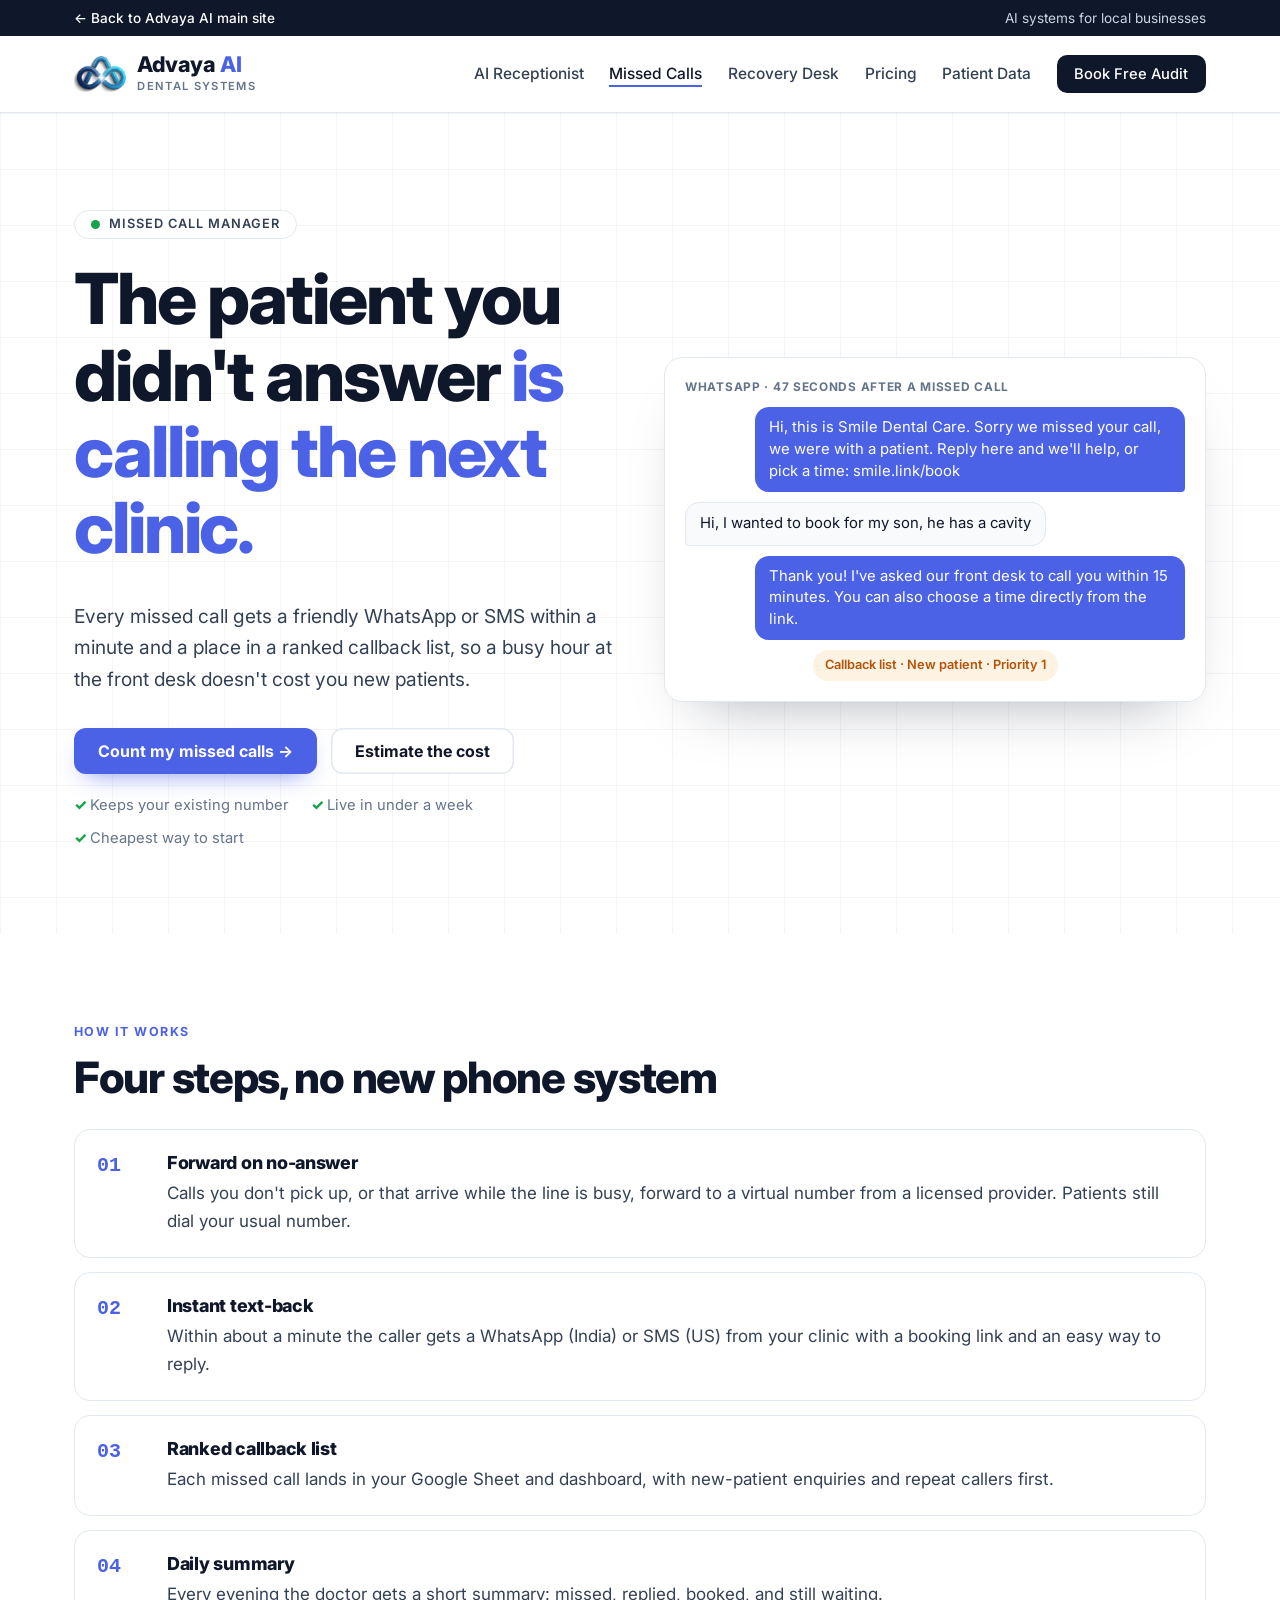
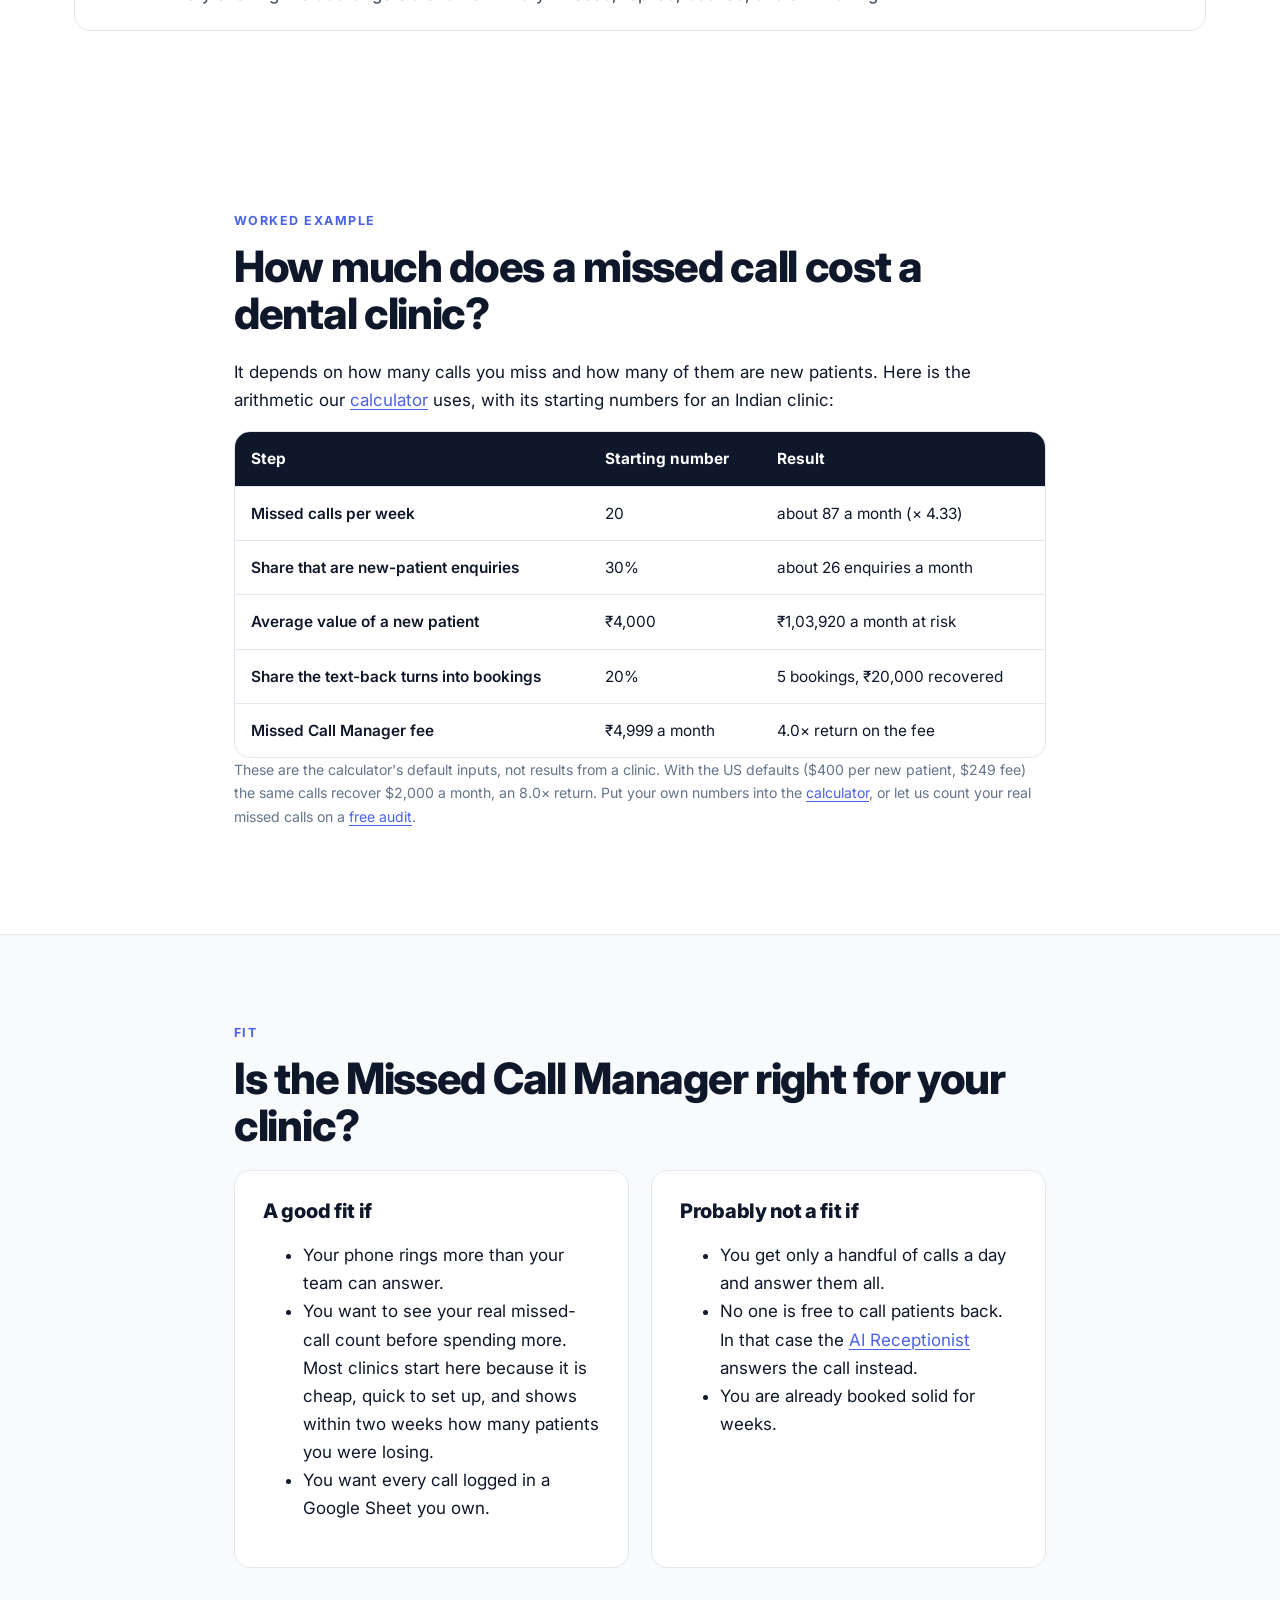
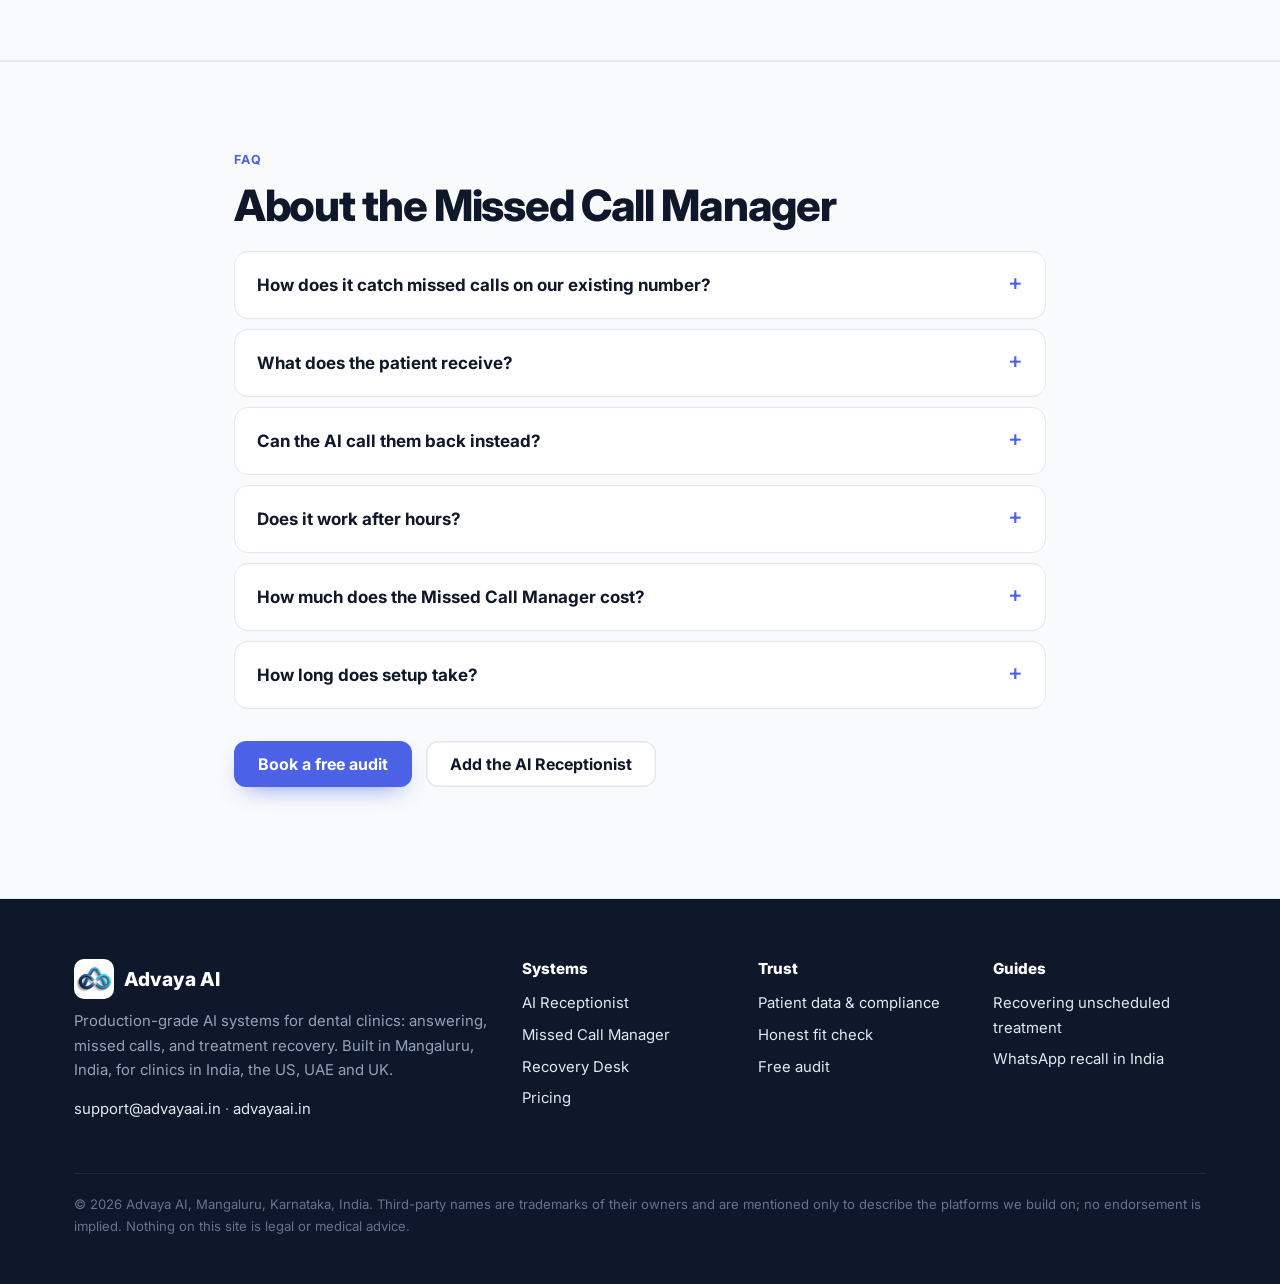
<file: missed-call-manager.html>
<!doctype html>
<html lang="en">
<head>
<meta charset="utf-8">
<meta name="viewport" content="width=device-width, initial-scale=1">
<title>Missed Call Text-Back for Dental Clinics | Advaya AI</title>
<meta name="description" content="Every missed call to your dental clinic gets a WhatsApp or SMS reply within a minute and a ranked callback list. Keeps your number. From ₹4,999/month.">
<link rel="canonical" href="https://dental.advayaai.in/missed-call-manager">
<meta name="robots" content="index, follow, max-image-preview:large">
<meta name="theme-color" content="#0f172a">
<link rel="icon" href="/favicon.ico" sizes="48x48">
<link rel="icon" href="/assets/icon-48.png" sizes="48x48" type="image/png">
<link rel="icon" href="/assets/icon-96.png" sizes="96x96" type="image/png">
<link rel="icon" href="/assets/icon-192.png" sizes="192x192" type="image/png">
<link rel="apple-touch-icon" href="/assets/icon-180.png">
<link rel="manifest" href="/site.webmanifest">
<meta property="og:type" content="website">
<meta property="og:site_name" content="Advaya AI">
<meta property="og:title" content="Missed Call Text-Back for Dental Clinics | Advaya AI">
<meta property="og:description" content="Every missed call to your dental clinic gets a WhatsApp or SMS reply within a minute and a ranked callback list. Keeps your number. From ₹4,999/month.">
<meta property="og:url" content="https://dental.advayaai.in/missed-call-manager">
<meta property="og:image" content="https://dental.advayaai.in/assets/og-image.png">
<meta property="og:image:width" content="1200">
<meta property="og:image:height" content="630">
<meta property="og:locale" content="en_IN">
<meta name="twitter:card" content="summary_large_image">
<meta name="twitter:title" content="Missed Call Text-Back for Dental Clinics | Advaya AI">
<meta name="twitter:description" content="Every missed call to your dental clinic gets a WhatsApp or SMS reply within a minute and a ranked callback list. Keeps your number. From ₹4,999/month.">
<meta name="twitter:image" content="https://dental.advayaai.in/assets/og-image.png">
<link rel="preconnect" href="https://fonts.googleapis.com">
<link rel="preconnect" href="https://fonts.gstatic.com" crossorigin>
<link href="https://fonts.googleapis.com/css2?family=Inter:wght@400;500;600;700;800&display=swap" rel="stylesheet">
<link rel="stylesheet" href="/assets/site.css">
<script type="application/ld+json">
{
 "@context": "https://schema.org",
 "@graph": [
  {
   "@type": "Organization",
   "@id": "https://advayaai.in/#organization",
   "name": "Advaya AI",
   "url": "https://advayaai.in/",
   "logo": "https://dental.advayaai.in/assets/icon-512.png",
   "address": {
    "@type": "PostalAddress",
    "addressLocality": "Mangaluru",
    "addressRegion": "Karnataka",
    "addressCountry": "IN"
   },
   "email": "support@advayaai.in",
   "contactPoint": {
    "@type": "ContactPoint",
    "contactType": "customer support",
    "email": "support@advayaai.in",
    "availableLanguage": [
     "English"
    ]
   },
   "sameAs": [
    "https://www.instagram.com/advaya__ai/",
    "https://advayaai.in/"
   ]
  },
  {
   "@type": "WebSite",
   "@id": "https://dental.advayaai.in/#website",
   "url": "https://dental.advayaai.in/",
   "name": "Advaya AI Dental",
   "publisher": {
    "@id": "https://advayaai.in/#organization"
   }
  },
  {
   "@type": "WebPage",
   "@id": "https://dental.advayaai.in/missed-call-manager#webpage",
   "url": "https://dental.advayaai.in/missed-call-manager",
   "name": "Missed Call Text-Back for Dental Clinics | Advaya AI",
   "isPartOf": {
    "@id": "https://dental.advayaai.in/#website"
   },
   "publisher": {
    "@id": "https://advayaai.in/#organization"
   },
   "speakable": {
    "@type": "SpeakableSpecification",
    "cssSelector": [
     "h1",
     ".faq summary",
     ".faq details p"
    ]
   }
  },
  {
   "@type": "Service",
   "@id": "https://dental.advayaai.in/missed-call-manager#service",
   "name": "Missed Call Manager",
   "serviceType": "Missed Call Manager for dental clinics",
   "description": "Missed-call text-back and callback management for dental clinics: every missed call gets a WhatsApp or SMS within a minute and a ranked callback list.",
   "provider": {
    "@id": "https://advayaai.in/#organization"
   },
   "areaServed": [
    "IN",
    "US",
    "AE",
    "GB"
   ],
   "audience": {
    "@type": "BusinessAudience",
    "audienceType": "Dental clinics and dental groups"
   },
   "offers": [
    {
     "@type": "Offer",
     "name": "Missed Call Manager, India",
     "price": "4999",
     "priceCurrency": "INR",
     "url": "https://dental.advayaai.in/#pricing"
    },
    {
     "@type": "Offer",
     "name": "Missed Call Manager, US per location",
     "price": "249",
     "priceCurrency": "USD",
     "url": "https://dental.advayaai.in/#pricing"
    }
   ]
  },
  {
   "@type": "BreadcrumbList",
   "itemListElement": [
    {
     "@type": "ListItem",
     "position": 1,
     "name": "Dental Systems",
     "item": "https://dental.advayaai.in/"
    },
    {
     "@type": "ListItem",
     "position": 2,
     "name": "Missed Call Manager",
     "item": "https://dental.advayaai.in/missed-call-manager"
    }
   ]
  },
  {
   "@type": "FAQPage",
   "mainEntity": [
    {
     "@type": "Question",
     "name": "How does it catch missed calls on our existing number?",
     "acceptedAnswer": {
      "@type": "Answer",
      "text": "We set up call forwarding on your line so that calls you don't answer, or that come in while you're busy, go to a virtual number. That number logs the call and triggers the text-back. Most mobile and business lines support this; some landlines need your telecom provider to switch it on."
     }
    },
    {
     "@type": "Question",
     "name": "What does the patient receive?",
     "acceptedAnswer": {
      "@type": "Answer",
      "text": "Within about a minute: 'Sorry we missed your call at [Clinic]. Reply here to book, or tap to choose a time.' In India this goes on WhatsApp, using a Meta-approved template; in the US it goes by SMS."
     }
    },
    {
     "@type": "Question",
     "name": "Can the AI call them back instead?",
     "acceptedAnswer": {
      "@type": "Answer",
      "text": "Yes, if you also have the AI Receptionist. Otherwise the callback list is ranked for your staff, with new-patient enquiries first."
     }
    },
    {
     "@type": "Question",
     "name": "Does it work after hours?",
     "acceptedAnswer": {
      "@type": "Answer",
      "text": "Yes. After-hours callers get the text-back and a booking link, and they appear at the top of the next morning's callback list."
     }
    },
    {
     "@type": "Question",
     "name": "How much does the Missed Call Manager cost?",
     "acceptedAnswer": {
      "@type": "Answer",
      "text": "In India it is &#8377;4,999 a month plus a one-time &#8377;5,000 setup for one clinic number. In the US it is $249 a month plus $300 setup per location. Prices exclude GST, WhatsApp and SMS messages are billed at cost, and it is month-to-month after the first two months."
     }
    },
    {
     "@type": "Question",
     "name": "How long does setup take?",
     "acceptedAnswer": {
      "@type": "Answer",
      "text": "Under a week. We set up call forwarding on your existing number, the text-back message and your callback sheet, and you keep the number patients already know."
     }
    }
   ]
  }
 ]
}
</script>
</head>
<body>
<a class="skip" href="#main">Skip to content</a>
<div class="topbar"><div class="wrap"><a href="https://advayaai.in/">&larr; Back to Advaya AI main site</a><span class="topbar-note">AI systems for local businesses</span></div></div>
<header class="site-head">
  <div class="wrap">
    <a class="brand" href="/" aria-label="Advaya AI Dental home">
      <picture><source srcset="/assets/logo.webp" type="image/webp"><img src="/assets/logo.png" alt="Advaya AI logo" width="140" height="100"></picture>
      <span><b>Advaya <span>AI</span></b><small>Dental Systems</small></span>
    </a>
    <nav class="nav" aria-label="Main">
      <a href="/ai-receptionist">AI Receptionist</a>
      <a href="/missed-call-manager" aria-current=page>Missed Calls</a>
      <a href="/recovery-desk">Recovery Desk</a>
      <a href="/#pricing">Pricing</a>
      <a href="/patient-data">Patient Data</a>
      <a href="/#audit" class="btn sm">Book Free Audit</a>
    </nav>
  </div>
</header>
<main id="main">

<section class="hero grid-bg">
  <div class="wrap">
    <div class="grid g2" style="align-items:center;gap:48px">
      <div>
        <span class="pill">Missed Call Manager</span>
        <h1 style="margin-left:0">The patient you didn't answer <span class="accent">is calling the next clinic.</span></h1>
        <p class="lede">Every missed call gets a friendly WhatsApp or SMS within a minute and a place in a ranked callback list, so a busy hour at the front desk doesn't cost you new patients.</p>
        <div class="cta-row"><a class="btn blue" href="/#audit">Count my missed calls →</a><a class="btn ghost" href="/#calculator">Estimate the cost</a></div>
        <ul class="trust"><li>Keeps your existing number</li><li>Live in under a week</li><li>Cheapest way to start</li></ul>
      </div>
      <div class="chat" aria-label="Example text-back">
        <span class="who">WhatsApp · 47 seconds after a missed call</span>
        <div class="msg a">Hi, this is Smile Dental Care. Sorry we missed your call, we were with a patient. Reply here and we'll help, or pick a time: smile.link/book</div>
        <div class="msg p">Hi, I wanted to book for my son, he has a cavity</div>
        <div class="msg a">Thank you! I've asked our front desk to call you within 15 minutes. You can also choose a time directly from the link.</div>
        <div class="msg sys">Callback list · New patient · Priority 1</div>
      </div>
    </div>
  </div>
</section>

<section aria-labelledby="mc-h">
  <div class="wrap">
    <span class="eyebrow">How it works</span>
    <h2 id="mc-h">Four steps, no new phone system</h2>
    <ol class="steps" style="margin-top:28px">
      <li><div><h3>Forward on no-answer</h3><p>Calls you don't pick up, or that arrive while the line is busy, forward to a virtual number from a licensed provider. Patients still dial your usual number.</p></div></li>
      <li><div><h3>Instant text-back</h3><p>Within about a minute the caller gets a WhatsApp (India) or SMS (US) from your clinic with a booking link and an easy way to reply.</p></div></li>
      <li><div><h3>Ranked callback list</h3><p>Each missed call lands in your Google Sheet and dashboard, with new-patient enquiries and repeat callers first.</p></div></li>
      <li><div><h3>Daily summary</h3><p>Every evening the doctor gets a short summary: missed, replied, booked, and still waiting.</p></div></li>
    </ol>
  </div>
</section>

<section aria-labelledby="mc-cost-h">
  <div class="wrap" style="max-width:860px">
    <span class="eyebrow">Worked example</span>
    <h2 id="mc-cost-h">How much does a missed call cost a dental clinic?</h2>
    <p>It depends on how many calls you miss and how many of them are new patients. Here is the arithmetic our <a href="/#calculator">calculator</a> uses, with its starting numbers for an Indian clinic:</p>
    <div class="table-scroll"><table class="compare">
      <thead><tr><th>Step</th><th>Starting number</th><th>Result</th></tr></thead>
      <tbody>
        <tr><td>Missed calls per week</td><td>20</td><td>about 87 a month (&times; 4.33)</td></tr>
        <tr><td>Share that are new-patient enquiries</td><td>30%</td><td>about 26 enquiries a month</td></tr>
        <tr><td>Average value of a new patient</td><td>&#8377;4,000</td><td>&#8377;1,03,920 a month at risk</td></tr>
        <tr><td>Share the text-back turns into bookings</td><td>20%</td><td>5 bookings, &#8377;20,000 recovered</td></tr>
        <tr><td>Missed Call Manager fee</td><td>&#8377;4,999 a month</td><td>4.0&times; return on the fee</td></tr>
      </tbody>
    </table></div>
    <p class="muted small">These are the calculator's default inputs, not results from a clinic. With the US defaults ($400 per new patient, $249 fee) the same calls recover $2,000 a month, an 8.0&times; return. Put your own numbers into the <a href="/#calculator">calculator</a>, or let us count your real missed calls on a <a href="/#audit">free audit</a>.</p>
  </div>
</section>

<section class="band" aria-labelledby="mc-fit-h">
  <div class="wrap" style="max-width:860px">
    <span class="eyebrow">Fit</span>
    <h2 id="mc-fit-h">Is the Missed Call Manager right for your clinic?</h2>
    <div class="grid g2" style="margin-top:20px">
      <div class="card"><h3>A good fit if</h3><ul>
        <li>Your phone rings more than your team can answer.</li>
        <li>You want to see your real missed-call count before spending more. Most clinics start here because it is cheap, quick to set up, and shows within two weeks how many patients you were losing.</li>
        <li>You want every call logged in a Google Sheet you own.</li>
      </ul></div>
      <div class="card"><h3>Probably not a fit if</h3><ul>
        <li>You get only a handful of calls a day and answer them all.</li>
        <li>No one is free to call patients back. In that case the <a href="/ai-receptionist">AI Receptionist</a> answers the call instead.</li>
        <li>You are already booked solid for weeks.</li>
      </ul></div>
    </div>
  </div>
</section>

<section class="band faq" aria-labelledby="mcfaq-h">
  <div class="wrap" style="max-width:860px">
    <span class="eyebrow">FAQ</span>
    <h2 id="mcfaq-h">About the Missed Call Manager</h2>
    <details><summary>How does it catch missed calls on our existing number?</summary><p>We set up call forwarding on your line so that calls you don&#x27;t answer, or that come in while you&#x27;re busy, go to a virtual number. That number logs the call and triggers the text-back. Most mobile and business lines support this; some landlines need your telecom provider to switch it on.</p></details>
    <details><summary>What does the patient receive?</summary><p>Within about a minute: &#x27;Sorry we missed your call at [Clinic]. Reply here to book, or tap to choose a time.&#x27; In India this goes on WhatsApp, using a Meta-approved template; in the US it goes by SMS.</p></details>
    <details><summary>Can the AI call them back instead?</summary><p>Yes, if you also have the AI Receptionist. Otherwise the callback list is ranked for your staff, with new-patient enquiries first.</p></details>
    <details><summary>Does it work after hours?</summary><p>Yes. After-hours callers get the text-back and a booking link, and they appear at the top of the next morning&#x27;s callback list.</p></details>
    <details><summary>How much does the Missed Call Manager cost?</summary><p>In India it is &#8377;4,999 a month plus a one-time &#8377;5,000 setup for one clinic number. In the US it is $249 a month plus $300 setup per location. Prices exclude GST, WhatsApp and SMS messages are billed at cost, and it is month-to-month after the first two months.</p></details>
    <details><summary>How long does setup take?</summary><p>Under a week. We set up call forwarding on your existing number, the text-back message and your callback sheet, and you keep the number patients already know.</p></details>
    <div class="cta-row"><a class="btn blue" href="/#audit">Book a free audit</a><a class="btn ghost" href="/ai-receptionist">Add the AI Receptionist</a></div>
  </div>
</section>
</main>
<footer class="site-foot">
  <div class="wrap">
    <div class="grid">
      <div>
        <div class="foot-brand"><img src="/assets/icon-64.png" alt="" width="40" height="40">Advaya AI</div>
        <p>Production-grade AI systems for dental clinics: answering, missed calls, and treatment recovery. Built in Mangaluru, India, for clinics in India, the US, UAE and UK.</p>
        <p><a data-email href="#">support@advayaai.in</a> · <a href="https://advayaai.in/">advayaai.in</a></p>
      </div>
      <div>
        <h3>Systems</h3>
        <ul><li><a href="/ai-receptionist">AI Receptionist</a></li><li><a href="/missed-call-manager">Missed Call Manager</a></li><li><a href="/recovery-desk">Recovery Desk</a></li><li><a href="/#pricing">Pricing</a></li></ul>
      </div>
      <div>
        <h3>Trust</h3>
        <ul><li><a href="/patient-data">Patient data &amp; compliance</a></li><li><a href="/#fit">Honest fit check</a></li><li><a href="/#audit">Free audit</a></li></ul>
      </div>
      <div>
        <h3>Guides</h3>
        <ul><li><a href="/guides/unscheduled-treatment-recovery">Recovering unscheduled treatment</a></li><li><a href="/guides/whatsapp-patient-recall-india">WhatsApp recall in India</a></li></ul>
      </div>
    </div>
    <p class="legal">© <span data-year>2026</span> Advaya AI, Mangaluru, Karnataka, India. Third-party names are trademarks of their owners and are mentioned only to describe the platforms we build on; no endorsement is implied. Nothing on this site is legal or medical advice.</p>
  </div>
</footer>
<script src="/assets/site.js" defer></script>
</body>
</html>
</file>
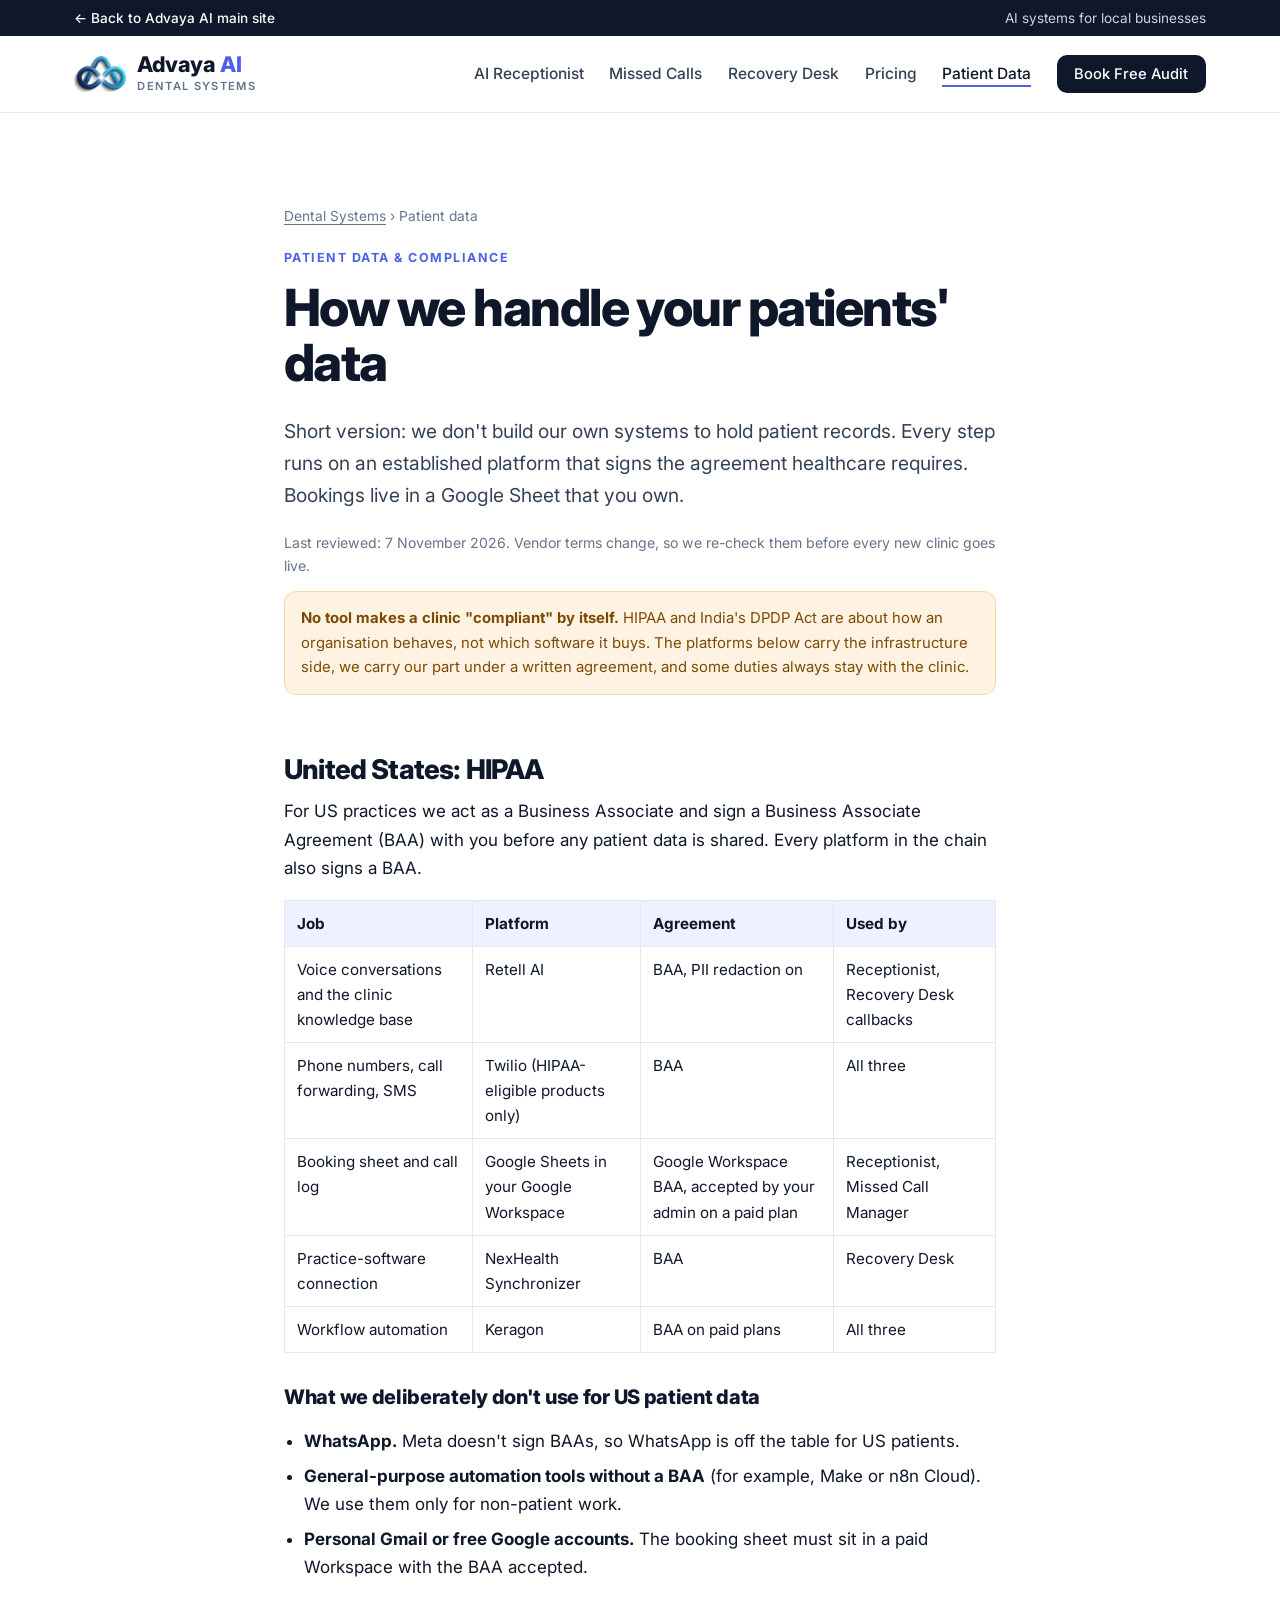
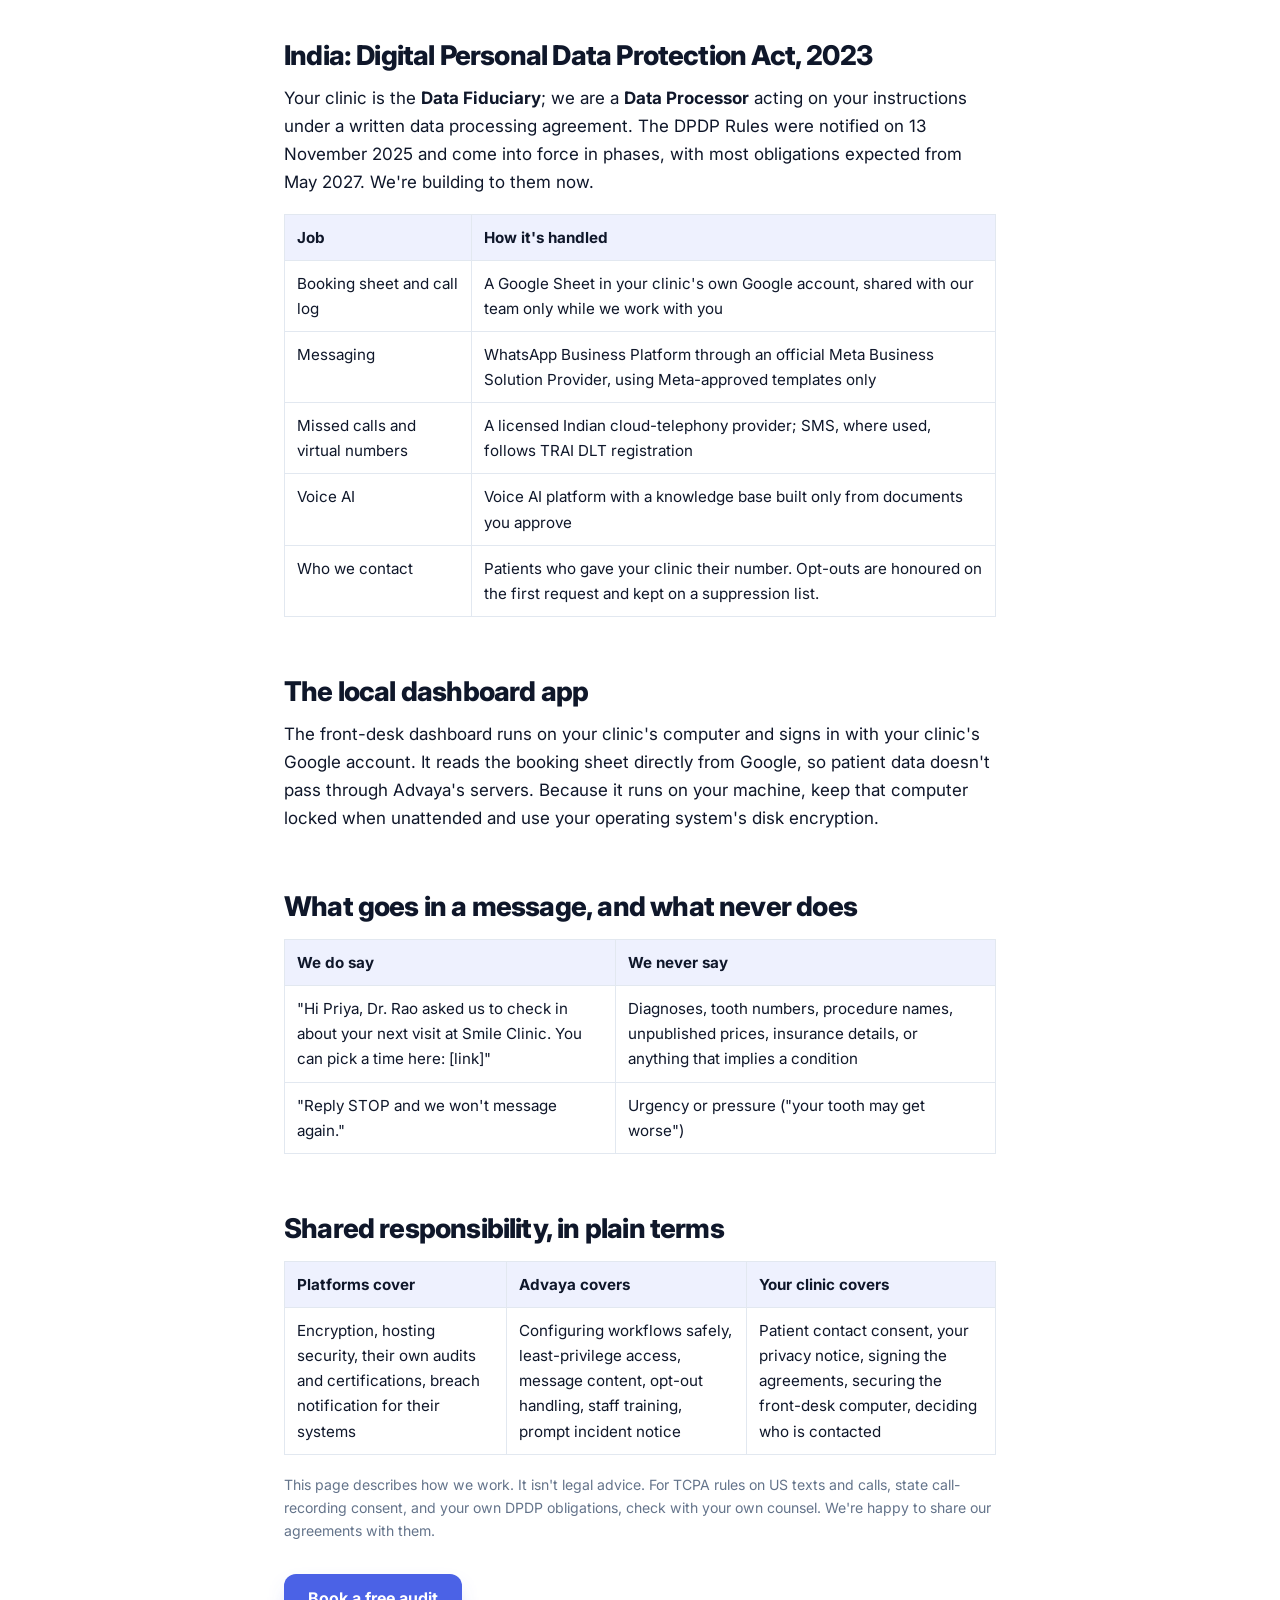
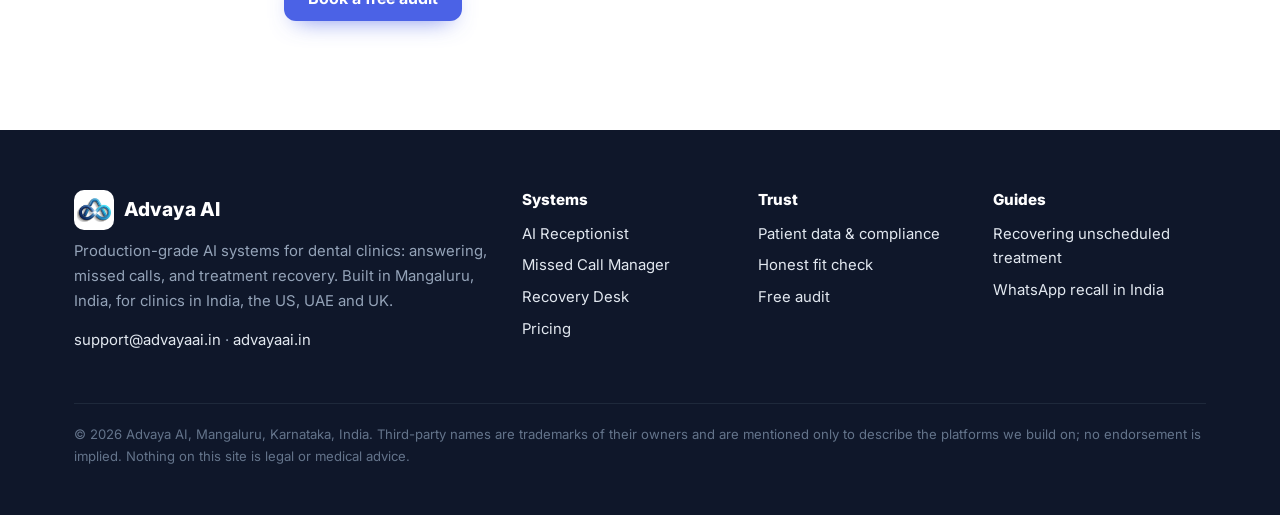
<file: patient-data.html>
<!doctype html>
<html lang="en">
<head>
<meta charset="utf-8">
<meta name="viewport" content="width=device-width, initial-scale=1">
<title>HIPAA &amp; DPDP Patient Data Handling | Advaya AI Dental</title>
<meta name="description" content="Which platforms handle your patients&#x27; data in each Advaya AI dental system, which agreement each signs (BAA, DPA), and what stays your clinic&#x27;s job.">
<link rel="canonical" href="https://dental.advayaai.in/patient-data">
<meta name="robots" content="index, follow, max-image-preview:large">
<meta name="theme-color" content="#0f172a">
<link rel="icon" href="/favicon.ico" sizes="48x48">
<link rel="icon" href="/assets/icon-48.png" sizes="48x48" type="image/png">
<link rel="icon" href="/assets/icon-96.png" sizes="96x96" type="image/png">
<link rel="icon" href="/assets/icon-192.png" sizes="192x192" type="image/png">
<link rel="apple-touch-icon" href="/assets/icon-180.png">
<link rel="manifest" href="/site.webmanifest">
<meta property="og:type" content="article">
<meta property="og:site_name" content="Advaya AI">
<meta property="og:title" content="HIPAA &amp; DPDP Patient Data Handling | Advaya AI Dental">
<meta property="og:description" content="Which platforms handle your patients&#x27; data in each Advaya AI dental system, which agreement each signs (BAA, DPA), and what stays your clinic&#x27;s job.">
<meta property="og:url" content="https://dental.advayaai.in/patient-data">
<meta property="og:image" content="https://dental.advayaai.in/assets/og-image.png">
<meta property="og:image:width" content="1200">
<meta property="og:image:height" content="630">
<meta property="og:locale" content="en_IN">
<meta name="twitter:card" content="summary_large_image">
<meta name="twitter:title" content="HIPAA &amp; DPDP Patient Data Handling | Advaya AI Dental">
<meta name="twitter:description" content="Which platforms handle your patients&#x27; data in each Advaya AI dental system, which agreement each signs (BAA, DPA), and what stays your clinic&#x27;s job.">
<meta name="twitter:image" content="https://dental.advayaai.in/assets/og-image.png">
<link rel="preconnect" href="https://fonts.googleapis.com">
<link rel="preconnect" href="https://fonts.gstatic.com" crossorigin>
<link href="https://fonts.googleapis.com/css2?family=Inter:wght@400;500;600;700;800&display=swap" rel="stylesheet">
<link rel="stylesheet" href="/assets/site.css">
<script type="application/ld+json">
{
 "@context": "https://schema.org",
 "@graph": [
  {
   "@type": "Organization",
   "@id": "https://advayaai.in/#organization",
   "name": "Advaya AI",
   "url": "https://advayaai.in/",
   "logo": "https://dental.advayaai.in/assets/icon-512.png",
   "address": {
    "@type": "PostalAddress",
    "addressLocality": "Mangaluru",
    "addressRegion": "Karnataka",
    "addressCountry": "IN"
   },
   "email": "support@advayaai.in",
   "contactPoint": {
    "@type": "ContactPoint",
    "contactType": "customer support",
    "email": "support@advayaai.in",
    "availableLanguage": [
     "English"
    ]
   },
   "sameAs": [
    "https://www.instagram.com/advaya__ai/",
    "https://advayaai.in/"
   ]
  },
  {
   "@type": "WebSite",
   "@id": "https://dental.advayaai.in/#website",
   "url": "https://dental.advayaai.in/",
   "name": "Advaya AI Dental",
   "publisher": {
    "@id": "https://advayaai.in/#organization"
   }
  },
  {
   "@type": "WebPage",
   "name": "HIPAA & DPDP Patient Data Handling | Advaya AI Dental",
   "url": "https://dental.advayaai.in/patient-data",
   "dateModified": "2026-11-07"
  },
  {
   "@type": "BreadcrumbList",
   "itemListElement": [
    {
     "@type": "ListItem",
     "position": 1,
     "name": "Dental Systems",
     "item": "https://dental.advayaai.in/"
    },
    {
     "@type": "ListItem",
     "position": 2,
     "name": "Patient data",
     "item": "https://dental.advayaai.in/patient-data"
    }
   ]
  }
 ]
}
</script>
</head>
<body>
<a class="skip" href="#main">Skip to content</a>
<div class="topbar"><div class="wrap"><a href="https://advayaai.in/">&larr; Back to Advaya AI main site</a><span class="topbar-note">AI systems for local businesses</span></div></div>
<header class="site-head">
  <div class="wrap">
    <a class="brand" href="/" aria-label="Advaya AI Dental home">
      <picture><source srcset="/assets/logo.webp" type="image/webp"><img src="/assets/logo.png" alt="Advaya AI logo" width="140" height="100"></picture>
      <span><b>Advaya <span>AI</span></b><small>Dental Systems</small></span>
    </a>
    <nav class="nav" aria-label="Main">
      <a href="/ai-receptionist">AI Receptionist</a>
      <a href="/missed-call-manager">Missed Calls</a>
      <a href="/recovery-desk">Recovery Desk</a>
      <a href="/#pricing">Pricing</a>
      <a href="/patient-data" aria-current=page>Patient Data</a>
      <a href="/#audit" class="btn sm">Book Free Audit</a>
    </nav>
  </div>
</header>
<main id="main">

<section>
  <div class="wrap article">
    <nav class="crumbs" aria-label="Breadcrumb"><a href="/">Dental Systems</a> › Patient data</nav>
    <span class="eyebrow">Patient data &amp; compliance</span>
    <h1>How we handle your patients' data</h1>
    <p class="lede">Short version: we don't build our own systems to hold patient records. Every step runs on an established platform that signs the agreement healthcare requires. Bookings live in a Google Sheet that you own.</p>
    <p class="muted small">Last reviewed: 7 November 2026. Vendor terms change, so we re-check them before every new clinic goes live.</p>
    <div class="note"><b>No tool makes a clinic "compliant" by itself.</b> HIPAA and India's DPDP Act are about how an organisation behaves, not which software it buys. The platforms below carry the infrastructure side, we carry our part under a written agreement, and some duties always stay with the clinic.</div>

    <h2 id="us">United States: HIPAA</h2>
    <p>For US practices we act as a Business Associate and sign a Business Associate Agreement (BAA) with you before any patient data is shared. Every platform in the chain also signs a BAA.</p>
    <table>
      <thead><tr><th>Job</th><th>Platform</th><th>Agreement</th><th>Used by</th></tr></thead>
      <tbody>
        <tr><td>Voice conversations and the clinic knowledge base</td><td>Retell AI</td><td>BAA, PII redaction on</td><td>Receptionist, Recovery Desk callbacks</td></tr>
        <tr><td>Phone numbers, call forwarding, SMS</td><td>Twilio (HIPAA-eligible products only)</td><td>BAA</td><td>All three</td></tr>
        <tr><td>Booking sheet and call log</td><td>Google Sheets in your Google Workspace</td><td>Google Workspace BAA, accepted by your admin on a paid plan</td><td>Receptionist, Missed Call Manager</td></tr>
        <tr><td>Practice-software connection</td><td>NexHealth Synchronizer</td><td>BAA</td><td>Recovery Desk</td></tr>
        <tr><td>Workflow automation</td><td>Keragon</td><td>BAA on paid plans</td><td>All three</td></tr>
      </tbody>
    </table>
    <h3>What we deliberately don't use for US patient data</h3>
    <ul>
      <li><b>WhatsApp.</b> Meta doesn't sign BAAs, so WhatsApp is off the table for US patients.</li>
      <li><b>General-purpose automation tools without a BAA</b> (for example, Make or n8n Cloud). We use them only for non-patient work.</li>
      <li><b>Personal Gmail or free Google accounts.</b> The booking sheet must sit in a paid Workspace with the BAA accepted.</li>
    </ul>

    <h2 id="india">India: Digital Personal Data Protection Act, 2023</h2>
    <p>Your clinic is the <b>Data Fiduciary</b>; we are a <b>Data Processor</b> acting on your instructions under a written data processing agreement. The DPDP Rules were notified on 13 November 2025 and come into force in phases, with most obligations expected from May 2027. We're building to them now.</p>
    <table>
      <thead><tr><th>Job</th><th>How it's handled</th></tr></thead>
      <tbody>
        <tr><td>Booking sheet and call log</td><td>A Google Sheet in your clinic's own Google account, shared with our team only while we work with you</td></tr>
        <tr><td>Messaging</td><td>WhatsApp Business Platform through an official Meta Business Solution Provider, using Meta-approved templates only</td></tr>
        <tr><td>Missed calls and virtual numbers</td><td>A licensed Indian cloud-telephony provider; SMS, where used, follows TRAI DLT registration</td></tr>
        <tr><td>Voice AI</td><td>Voice AI platform with a knowledge base built only from documents you approve</td></tr>
        <tr><td>Who we contact</td><td>Patients who gave your clinic their number. Opt-outs are honoured on the first request and kept on a suppression list.</td></tr>
      </tbody>
    </table>

    <h2 id="dashboard">The local dashboard app</h2>
    <p>The front-desk dashboard runs on your clinic's computer and signs in with your clinic's Google account. It reads the booking sheet directly from Google, so patient data doesn't pass through Advaya's servers. Because it runs on your machine, keep that computer locked when unattended and use your operating system's disk encryption.</p>

    <h2 id="content">What goes in a message, and what never does</h2>
    <table>
      <thead><tr><th>We do say</th><th>We never say</th></tr></thead>
      <tbody>
        <tr><td>"Hi Priya, Dr. Rao asked us to check in about your next visit at Smile Clinic. You can pick a time here: [link]"</td><td>Diagnoses, tooth numbers, procedure names, unpublished prices, insurance details, or anything that implies a condition</td></tr>
        <tr><td>"Reply STOP and we won't message again."</td><td>Urgency or pressure ("your tooth may get worse")</td></tr>
      </tbody>
    </table>

    <h2 id="shared">Shared responsibility, in plain terms</h2>
    <table>
      <thead><tr><th>Platforms cover</th><th>Advaya covers</th><th>Your clinic covers</th></tr></thead>
      <tbody><tr>
        <td>Encryption, hosting security, their own audits and certifications, breach notification for their systems</td>
        <td>Configuring workflows safely, least-privilege access, message content, opt-out handling, staff training, prompt incident notice</td>
        <td>Patient contact consent, your privacy notice, signing the agreements, securing the front-desk computer, deciding who is contacted</td>
      </tr></tbody>
    </table>
    <p class="muted small">This page describes how we work. It isn't legal advice. For TCPA rules on US texts and calls, state call-recording consent, and your own DPDP obligations, check with your own counsel. We're happy to share our agreements with them.</p>
    <p style="margin-top:2rem"><a class="btn blue" href="/#audit">Book a free audit</a></p>
  </div>
</section>
</main>
<footer class="site-foot">
  <div class="wrap">
    <div class="grid">
      <div>
        <div class="foot-brand"><img src="/assets/icon-64.png" alt="" width="40" height="40">Advaya AI</div>
        <p>Production-grade AI systems for dental clinics: answering, missed calls, and treatment recovery. Built in Mangaluru, India, for clinics in India, the US, UAE and UK.</p>
        <p><a data-email href="#">support@advayaai.in</a> · <a href="https://advayaai.in/">advayaai.in</a></p>
      </div>
      <div>
        <h3>Systems</h3>
        <ul><li><a href="/ai-receptionist">AI Receptionist</a></li><li><a href="/missed-call-manager">Missed Call Manager</a></li><li><a href="/recovery-desk">Recovery Desk</a></li><li><a href="/#pricing">Pricing</a></li></ul>
      </div>
      <div>
        <h3>Trust</h3>
        <ul><li><a href="/patient-data">Patient data &amp; compliance</a></li><li><a href="/#fit">Honest fit check</a></li><li><a href="/#audit">Free audit</a></li></ul>
      </div>
      <div>
        <h3>Guides</h3>
        <ul><li><a href="/guides/unscheduled-treatment-recovery">Recovering unscheduled treatment</a></li><li><a href="/guides/whatsapp-patient-recall-india">WhatsApp recall in India</a></li></ul>
      </div>
    </div>
    <p class="legal">© <span data-year>2026</span> Advaya AI, Mangaluru, Karnataka, India. Third-party names are trademarks of their owners and are mentioned only to describe the platforms we build on; no endorsement is implied. Nothing on this site is legal or medical advice.</p>
  </div>
</footer>
<script src="/assets/site.js" defer></script>
</body>
</html>
</file>
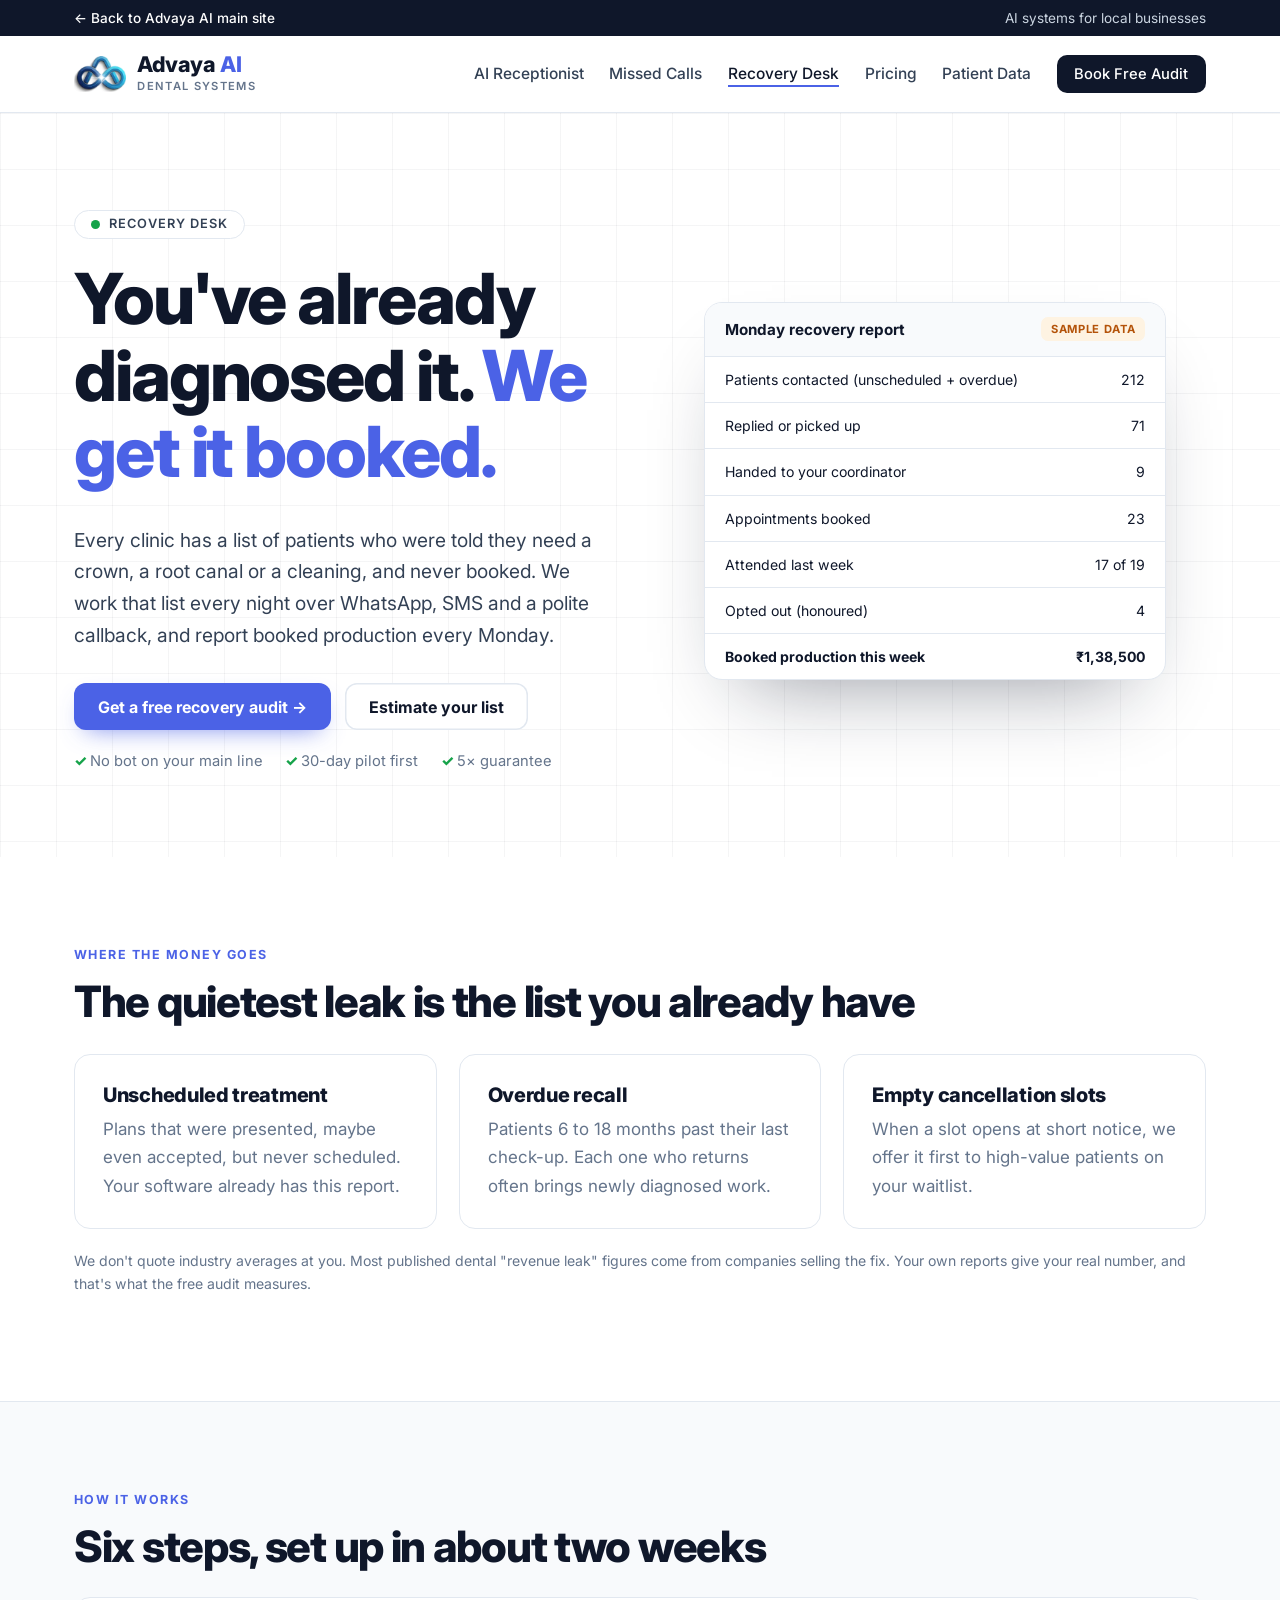
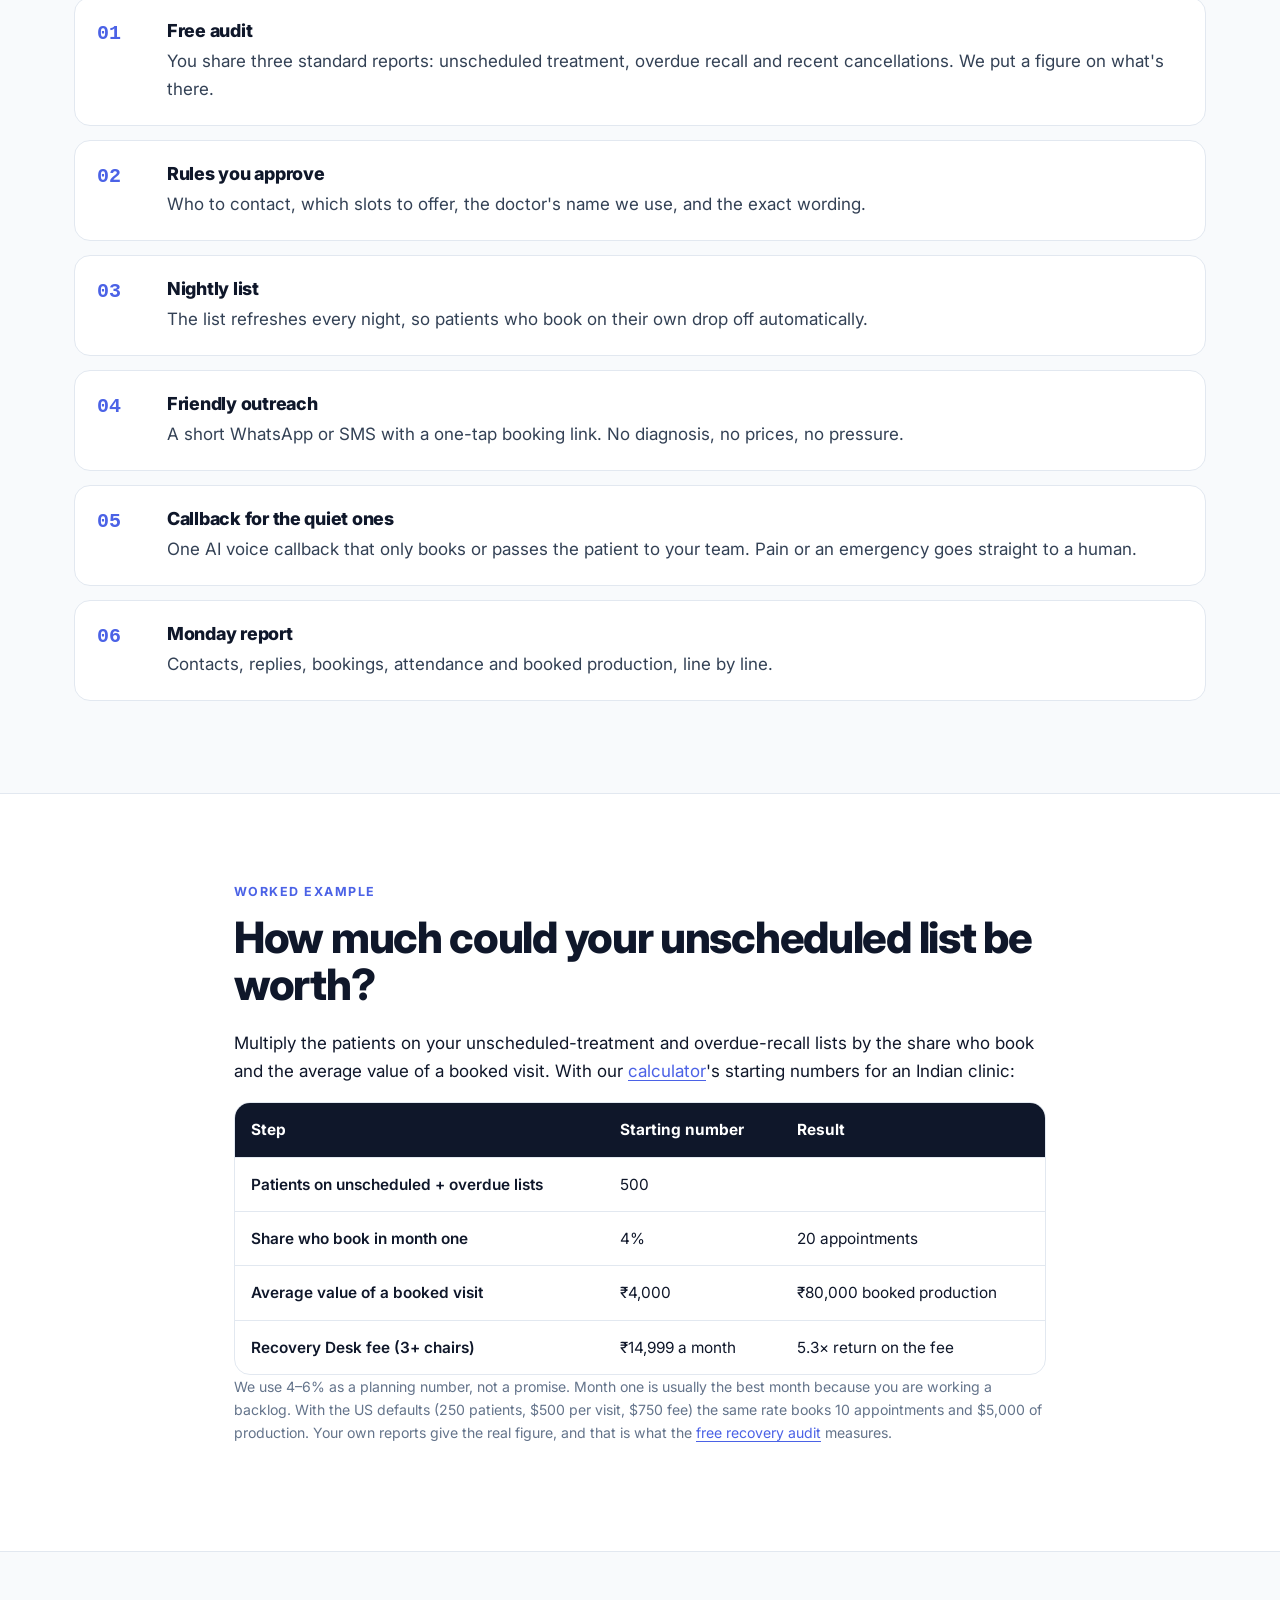
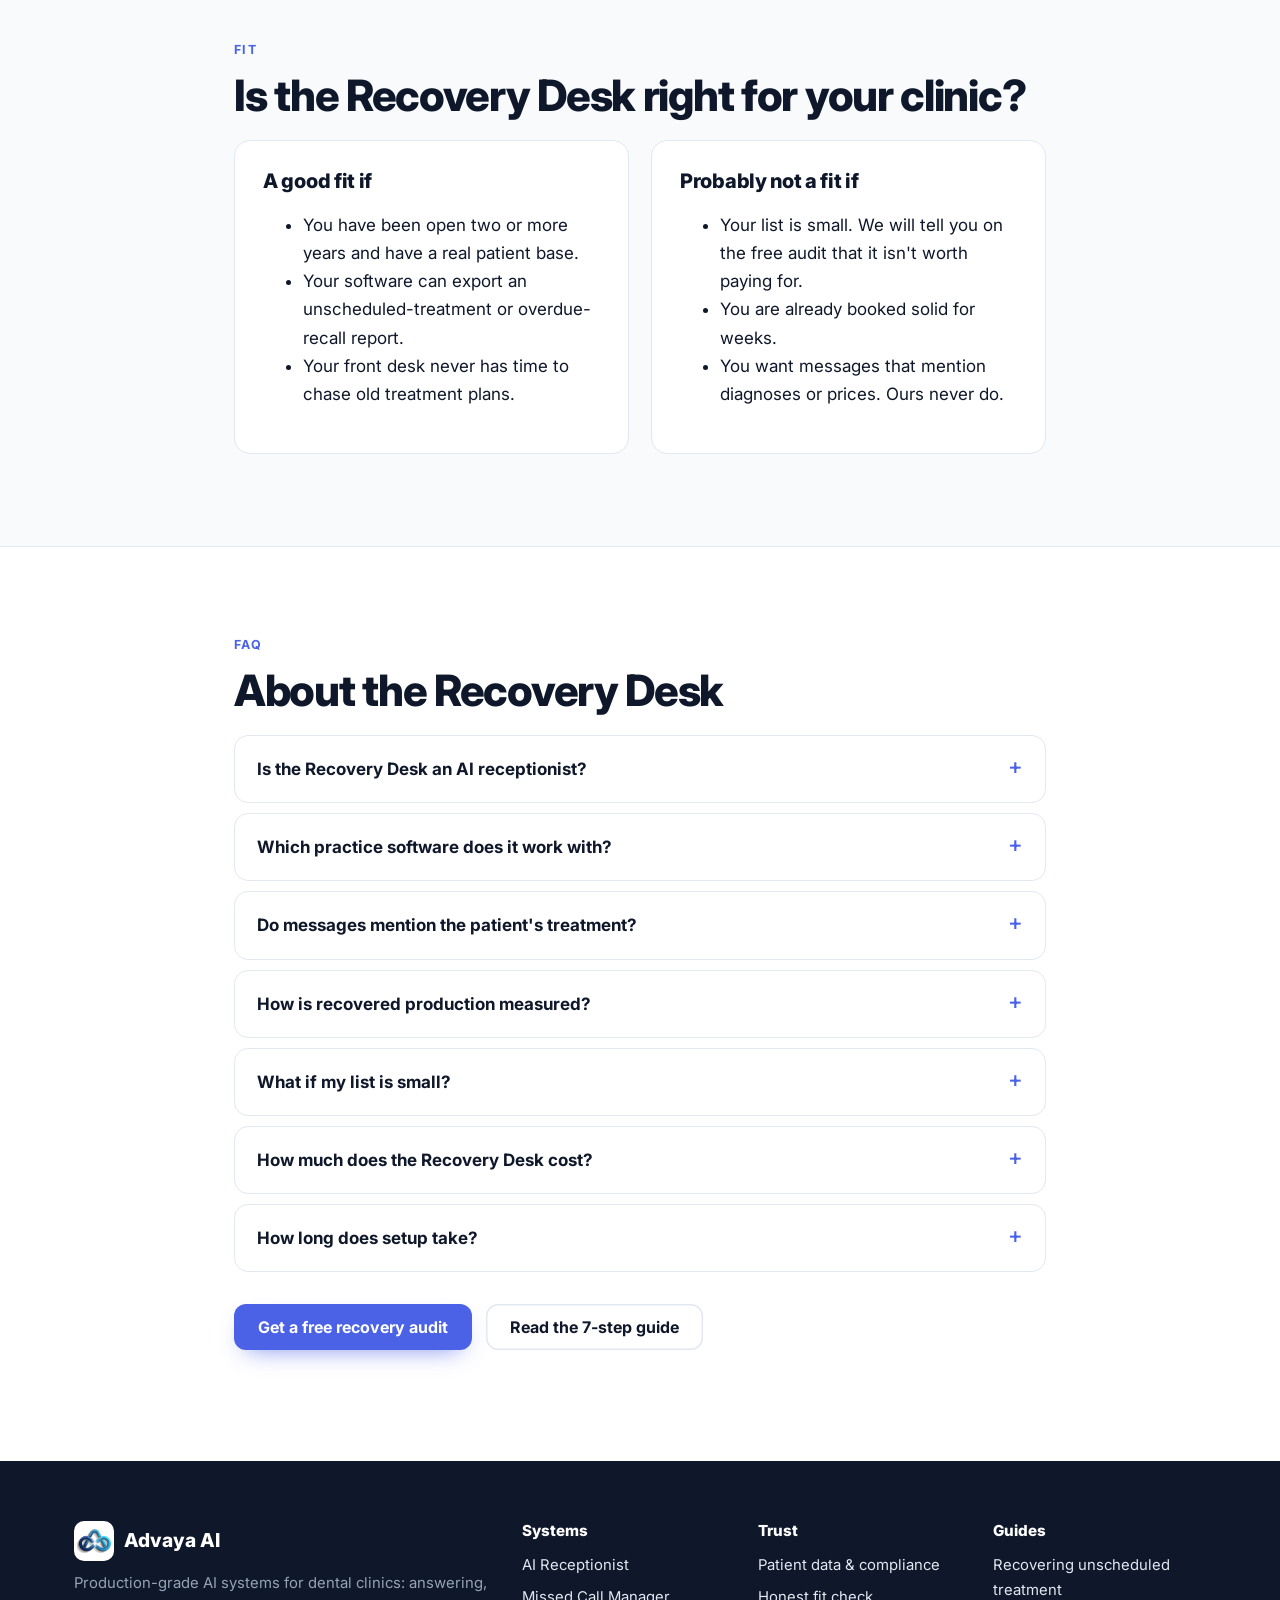
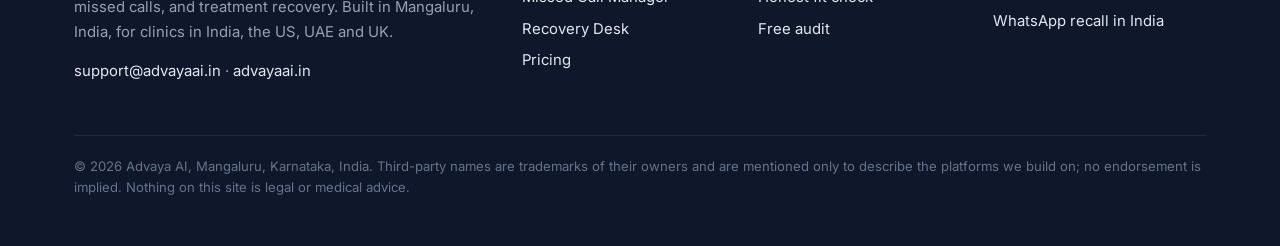
<file: recovery-desk.html>
<!doctype html>
<html lang="en">
<head>
<meta charset="utf-8">
<meta name="viewport" content="width=device-width, initial-scale=1">
<title>Dental Treatment Recovery Service | Advaya AI</title>
<meta name="description" content="Done-for-you recovery of unscheduled dental treatment and overdue recall patients over WhatsApp, SMS and callbacks. 30-day pilot, 5× guarantee.">
<link rel="canonical" href="https://dental.advayaai.in/recovery-desk">
<meta name="robots" content="index, follow, max-image-preview:large">
<meta name="theme-color" content="#0f172a">
<link rel="icon" href="/favicon.ico" sizes="48x48">
<link rel="icon" href="/assets/icon-48.png" sizes="48x48" type="image/png">
<link rel="icon" href="/assets/icon-96.png" sizes="96x96" type="image/png">
<link rel="icon" href="/assets/icon-192.png" sizes="192x192" type="image/png">
<link rel="apple-touch-icon" href="/assets/icon-180.png">
<link rel="manifest" href="/site.webmanifest">
<meta property="og:type" content="website">
<meta property="og:site_name" content="Advaya AI">
<meta property="og:title" content="Dental Treatment Recovery Service | Advaya AI">
<meta property="og:description" content="Done-for-you recovery of unscheduled dental treatment and overdue recall patients over WhatsApp, SMS and callbacks. 30-day pilot, 5× guarantee.">
<meta property="og:url" content="https://dental.advayaai.in/recovery-desk">
<meta property="og:image" content="https://dental.advayaai.in/assets/og-image.png">
<meta property="og:image:width" content="1200">
<meta property="og:image:height" content="630">
<meta property="og:locale" content="en_IN">
<meta name="twitter:card" content="summary_large_image">
<meta name="twitter:title" content="Dental Treatment Recovery Service | Advaya AI">
<meta name="twitter:description" content="Done-for-you recovery of unscheduled dental treatment and overdue recall patients over WhatsApp, SMS and callbacks. 30-day pilot, 5× guarantee.">
<meta name="twitter:image" content="https://dental.advayaai.in/assets/og-image.png">
<link rel="preconnect" href="https://fonts.googleapis.com">
<link rel="preconnect" href="https://fonts.gstatic.com" crossorigin>
<link href="https://fonts.googleapis.com/css2?family=Inter:wght@400;500;600;700;800&display=swap" rel="stylesheet">
<link rel="stylesheet" href="/assets/site.css">
<script type="application/ld+json">
{
 "@context": "https://schema.org",
 "@graph": [
  {
   "@type": "Organization",
   "@id": "https://advayaai.in/#organization",
   "name": "Advaya AI",
   "url": "https://advayaai.in/",
   "logo": "https://dental.advayaai.in/assets/icon-512.png",
   "address": {
    "@type": "PostalAddress",
    "addressLocality": "Mangaluru",
    "addressRegion": "Karnataka",
    "addressCountry": "IN"
   },
   "email": "support@advayaai.in",
   "contactPoint": {
    "@type": "ContactPoint",
    "contactType": "customer support",
    "email": "support@advayaai.in",
    "availableLanguage": [
     "English"
    ]
   },
   "sameAs": [
    "https://www.instagram.com/advaya__ai/",
    "https://advayaai.in/"
   ]
  },
  {
   "@type": "WebSite",
   "@id": "https://dental.advayaai.in/#website",
   "url": "https://dental.advayaai.in/",
   "name": "Advaya AI Dental",
   "publisher": {
    "@id": "https://advayaai.in/#organization"
   }
  },
  {
   "@type": "WebPage",
   "@id": "https://dental.advayaai.in/recovery-desk#webpage",
   "url": "https://dental.advayaai.in/recovery-desk",
   "name": "Dental Treatment Recovery Service | Advaya AI",
   "isPartOf": {
    "@id": "https://dental.advayaai.in/#website"
   },
   "publisher": {
    "@id": "https://advayaai.in/#organization"
   },
   "speakable": {
    "@type": "SpeakableSpecification",
    "cssSelector": [
     "h1",
     ".faq summary",
     ".faq details p"
    ]
   }
  },
  {
   "@type": "Service",
   "@id": "https://dental.advayaai.in/recovery-desk#service",
   "name": "Recovery Desk",
   "serviceType": "Recovery Desk for dental clinics",
   "description": "Done-for-you recovery of unscheduled dental treatment and overdue recall patients over WhatsApp, SMS and callbacks, with a weekly production report and a 5x guarantee.",
   "provider": {
    "@id": "https://advayaai.in/#organization"
   },
   "areaServed": [
    "IN",
    "US",
    "AE",
    "GB"
   ],
   "audience": {
    "@type": "BusinessAudience",
    "audienceType": "Dental clinics and dental groups"
   },
   "offers": [
    {
     "@type": "Offer",
     "name": "Recovery Desk, India up to 2 chairs",
     "price": "9999",
     "priceCurrency": "INR",
     "url": "https://dental.advayaai.in/#pricing"
    },
    {
     "@type": "Offer",
     "name": "Recovery Desk, India 3+ chairs",
     "price": "14999",
     "priceCurrency": "INR",
     "url": "https://dental.advayaai.in/#pricing"
    },
    {
     "@type": "Offer",
     "name": "Recovery Desk, US per location",
     "price": "750",
     "priceCurrency": "USD",
     "url": "https://dental.advayaai.in/#pricing"
    }
   ]
  },
  {
   "@type": "BreadcrumbList",
   "itemListElement": [
    {
     "@type": "ListItem",
     "position": 1,
     "name": "Dental Systems",
     "item": "https://dental.advayaai.in/"
    },
    {
     "@type": "ListItem",
     "position": 2,
     "name": "Recovery Desk",
     "item": "https://dental.advayaai.in/recovery-desk"
    }
   ]
  },
  {
   "@type": "FAQPage",
   "mainEntity": [
    {
     "@type": "Question",
     "name": "Is the Recovery Desk an AI receptionist?",
     "acceptedAnswer": {
      "@type": "Answer",
      "text": "No. It doesn't touch your incoming calls. It only follows up with your existing patients who have a treatment plan or a check-up due, and hands warm replies to your team."
     }
    },
    {
     "@type": "Question",
     "name": "Which practice software does it work with?",
     "acceptedAnswer": {
      "@type": "Answer",
      "text": "In the US we connect through NexHealth Synchronizer, which supports Dentrix, Eaglesoft, Open Dental, Curve Hero and others. Elsewhere we start from a scheduled report export, so any system that can export a patient list works."
     }
    },
    {
     "@type": "Question",
     "name": "Do messages mention the patient's treatment?",
     "acceptedAnswer": {
      "@type": "Answer",
      "text": "No. Messages say the doctor asked us to follow up and offer a booking link. Diagnoses, procedure names and prices never appear in a message."
     }
    },
    {
     "@type": "Question",
     "name": "How is recovered production measured?",
     "acceptedAnswer": {
      "@type": "Answer",
      "text": "Every booking is tied to a named patient on your original list. The Monday report shows appointments booked and attended, and their value from your own fee schedule."
     }
    },
    {
     "@type": "Question",
     "name": "What if my list is small?",
     "acceptedAnswer": {
      "@type": "Answer",
      "text": "Then we'll tell you on the free audit that it isn't worth paying for."
     }
    },
    {
     "@type": "Question",
     "name": "How much does the Recovery Desk cost?",
     "acceptedAnswer": {
      "@type": "Answer",
      "text": "In India it is &#8377;9,999 a month, or &#8377;14,999 for clinics with 3 or more chairs, with a &#8377;15,000 setup that is waived after the pilot. In the US it is $750 a month with a $1,000 setup, waived after a 30-day pilot. Prices exclude GST and messages are billed at cost."
     }
    },
    {
     "@type": "Question",
     "name": "How long does setup take?",
     "acceptedAnswer": {
      "@type": "Answer",
      "text": "About two weeks, starting from three standard reports: unscheduled treatment, overdue recall and recent cancellations."
     }
    }
   ]
  }
 ]
}
</script>
</head>
<body>
<a class="skip" href="#main">Skip to content</a>
<div class="topbar"><div class="wrap"><a href="https://advayaai.in/">&larr; Back to Advaya AI main site</a><span class="topbar-note">AI systems for local businesses</span></div></div>
<header class="site-head">
  <div class="wrap">
    <a class="brand" href="/" aria-label="Advaya AI Dental home">
      <picture><source srcset="/assets/logo.webp" type="image/webp"><img src="/assets/logo.png" alt="Advaya AI logo" width="140" height="100"></picture>
      <span><b>Advaya <span>AI</span></b><small>Dental Systems</small></span>
    </a>
    <nav class="nav" aria-label="Main">
      <a href="/ai-receptionist">AI Receptionist</a>
      <a href="/missed-call-manager">Missed Calls</a>
      <a href="/recovery-desk" aria-current=page>Recovery Desk</a>
      <a href="/#pricing">Pricing</a>
      <a href="/patient-data">Patient Data</a>
      <a href="/#audit" class="btn sm">Book Free Audit</a>
    </nav>
  </div>
</header>
<main id="main">

<section class="hero grid-bg">
  <div class="wrap">
    <div class="grid g2" style="align-items:center;gap:48px">
      <div>
        <span class="pill">Recovery Desk</span>
        <h1 style="margin-left:0">You've already diagnosed it. <span class="accent">We get it booked.</span></h1>
        <p class="lede">Every clinic has a list of patients who were told they need a crown, a root canal or a cleaning, and never booked. We work that list every night over WhatsApp, SMS and a polite callback, and report booked production every Monday.</p>
        <div class="cta-row"><a class="btn blue" href="/#audit">Get a free recovery audit →</a><a class="btn ghost" href="/#calculator">Estimate your list</a></div>
        <ul class="trust"><li>No bot on your main line</li><li>30-day pilot first</li><li>5× guarantee</li></ul>
      </div>
      <figure class="dash" aria-label="Sample weekly recovery report">
        <div class="dash-top"><b>Monday recovery report</b><span class="tag amber">Sample data</span></div>
        <table><tbody>
          <tr><td>Patients contacted (unscheduled + overdue)</td><td style="text-align:right">212</td></tr>
          <tr><td>Replied or picked up</td><td style="text-align:right">71</td></tr>
          <tr><td>Handed to your coordinator</td><td style="text-align:right">9</td></tr>
          <tr><td>Appointments booked</td><td style="text-align:right">23</td></tr>
          <tr><td>Attended last week</td><td style="text-align:right">17 of 19</td></tr>
          <tr><td>Opted out (honoured)</td><td style="text-align:right">4</td></tr>
          <tr><td><b>Booked production this week</b></td><td style="text-align:right"><b>₹1,38,500</b></td></tr>
        </tbody></table>
      </figure>
    </div>
  </div>
</section>

<section aria-labelledby="leaks">
  <div class="wrap">
    <span class="eyebrow">Where the money goes</span>
    <h2 id="leaks">The quietest leak is the list you already have</h2>
    <div class="grid g3" style="margin-top:30px">
      <div class="card"><h3>Unscheduled treatment</h3><p class="muted">Plans that were presented, maybe even accepted, but never scheduled. Your software already has this report.</p></div>
      <div class="card"><h3>Overdue recall</h3><p class="muted">Patients 6 to 18 months past their last check-up. Each one who returns often brings newly diagnosed work.</p></div>
      <div class="card"><h3>Empty cancellation slots</h3><p class="muted">When a slot opens at short notice, we offer it first to high-value patients on your waitlist.</p></div>
    </div>
    <p class="muted small" style="margin-top:20px">We don't quote industry averages at you. Most published dental "revenue leak" figures come from companies selling the fix. Your own reports give your real number, and that's what the free audit measures.</p>
  </div>
</section>

<section class="band" aria-labelledby="rhow-h">
  <div class="wrap">
    <span class="eyebrow">How it works</span>
    <h2 id="rhow-h">Six steps, set up in about two weeks</h2>
    <ol class="steps" style="margin-top:28px">
      <li><div><h3>Free audit</h3><p>You share three standard reports: unscheduled treatment, overdue recall and recent cancellations. We put a figure on what's there.</p></div></li>
      <li><div><h3>Rules you approve</h3><p>Who to contact, which slots to offer, the doctor's name we use, and the exact wording.</p></div></li>
      <li><div><h3>Nightly list</h3><p>The list refreshes every night, so patients who book on their own drop off automatically.</p></div></li>
      <li><div><h3>Friendly outreach</h3><p>A short WhatsApp or SMS with a one-tap booking link. No diagnosis, no prices, no pressure.</p></div></li>
      <li><div><h3>Callback for the quiet ones</h3><p>One AI voice callback that only books or passes the patient to your team. Pain or an emergency goes straight to a human.</p></div></li>
      <li><div><h3>Monday report</h3><p>Contacts, replies, bookings, attendance and booked production, line by line.</p></div></li>
    </ol>
  </div>
</section>

<section aria-labelledby="rd-ex-h">
  <div class="wrap" style="max-width:860px">
    <span class="eyebrow">Worked example</span>
    <h2 id="rd-ex-h">How much could your unscheduled list be worth?</h2>
    <p>Multiply the patients on your unscheduled-treatment and overdue-recall lists by the share who book and the average value of a booked visit. With our <a href="/#calculator">calculator</a>'s starting numbers for an Indian clinic:</p>
    <div class="table-scroll"><table class="compare">
      <thead><tr><th>Step</th><th>Starting number</th><th>Result</th></tr></thead>
      <tbody>
        <tr><td>Patients on unscheduled + overdue lists</td><td>500</td><td>&nbsp;</td></tr>
        <tr><td>Share who book in month one</td><td>4%</td><td>20 appointments</td></tr>
        <tr><td>Average value of a booked visit</td><td>&#8377;4,000</td><td>&#8377;80,000 booked production</td></tr>
        <tr><td>Recovery Desk fee (3+ chairs)</td><td>&#8377;14,999 a month</td><td>5.3&times; return on the fee</td></tr>
      </tbody>
    </table></div>
    <p class="muted small">We use 4&ndash;6% as a planning number, not a promise. Month one is usually the best month because you are working a backlog. With the US defaults (250 patients, $500 per visit, $750 fee) the same rate books 10 appointments and $5,000 of production. Your own reports give the real figure, and that is what the <a href="/#audit">free recovery audit</a> measures.</p>
  </div>
</section>

<section class="band" aria-labelledby="rd-fit-h">
  <div class="wrap" style="max-width:860px">
    <span class="eyebrow">Fit</span>
    <h2 id="rd-fit-h">Is the Recovery Desk right for your clinic?</h2>
    <div class="grid g2" style="margin-top:20px">
      <div class="card"><h3>A good fit if</h3><ul>
        <li>You have been open two or more years and have a real patient base.</li>
        <li>Your software can export an unscheduled-treatment or overdue-recall report.</li>
        <li>Your front desk never has time to chase old treatment plans.</li>
      </ul></div>
      <div class="card"><h3>Probably not a fit if</h3><ul>
        <li>Your list is small. We will tell you on the free audit that it isn't worth paying for.</li>
        <li>You are already booked solid for weeks.</li>
        <li>You want messages that mention diagnoses or prices. Ours never do.</li>
      </ul></div>
    </div>
  </div>
</section>

<section class="faq" aria-labelledby="rdfaq-h">
  <div class="wrap" style="max-width:860px">
    <span class="eyebrow">FAQ</span>
    <h2 id="rdfaq-h">About the Recovery Desk</h2>
    <details><summary>Is the Recovery Desk an AI receptionist?</summary><p>No. It doesn&#x27;t touch your incoming calls. It only follows up with your existing patients who have a treatment plan or a check-up due, and hands warm replies to your team.</p></details>
    <details><summary>Which practice software does it work with?</summary><p>In the US we connect through NexHealth Synchronizer, which supports Dentrix, Eaglesoft, Open Dental, Curve Hero and others. Elsewhere we start from a scheduled report export, so any system that can export a patient list works.</p></details>
    <details><summary>Do messages mention the patient&#x27;s treatment?</summary><p>No. Messages say the doctor asked us to follow up and offer a booking link. Diagnoses, procedure names and prices never appear in a message.</p></details>
    <details><summary>How is recovered production measured?</summary><p>Every booking is tied to a named patient on your original list. The Monday report shows appointments booked and attended, and their value from your own fee schedule.</p></details>
    <details><summary>What if my list is small?</summary><p>Then we&#x27;ll tell you on the free audit that it isn&#x27;t worth paying for.</p></details>
    <details><summary>How much does the Recovery Desk cost?</summary><p>In India it is &#8377;9,999 a month, or &#8377;14,999 for clinics with 3 or more chairs, with a &#8377;15,000 setup that is waived after the pilot. In the US it is $750 a month with a $1,000 setup, waived after a 30-day pilot. Prices exclude GST and messages are billed at cost.</p></details>
    <details><summary>How long does setup take?</summary><p>About two weeks, starting from three standard reports: unscheduled treatment, overdue recall and recent cancellations.</p></details>
    <div class="cta-row"><a class="btn blue" href="/#audit">Get a free recovery audit</a><a class="btn ghost" href="/guides/unscheduled-treatment-recovery">Read the 7-step guide</a></div>
  </div>
</section>
</main>
<footer class="site-foot">
  <div class="wrap">
    <div class="grid">
      <div>
        <div class="foot-brand"><img src="/assets/icon-64.png" alt="" width="40" height="40">Advaya AI</div>
        <p>Production-grade AI systems for dental clinics: answering, missed calls, and treatment recovery. Built in Mangaluru, India, for clinics in India, the US, UAE and UK.</p>
        <p><a data-email href="#">support@advayaai.in</a> · <a href="https://advayaai.in/">advayaai.in</a></p>
      </div>
      <div>
        <h3>Systems</h3>
        <ul><li><a href="/ai-receptionist">AI Receptionist</a></li><li><a href="/missed-call-manager">Missed Call Manager</a></li><li><a href="/recovery-desk">Recovery Desk</a></li><li><a href="/#pricing">Pricing</a></li></ul>
      </div>
      <div>
        <h3>Trust</h3>
        <ul><li><a href="/patient-data">Patient data &amp; compliance</a></li><li><a href="/#fit">Honest fit check</a></li><li><a href="/#audit">Free audit</a></li></ul>
      </div>
      <div>
        <h3>Guides</h3>
        <ul><li><a href="/guides/unscheduled-treatment-recovery">Recovering unscheduled treatment</a></li><li><a href="/guides/whatsapp-patient-recall-india">WhatsApp recall in India</a></li></ul>
      </div>
    </div>
    <p class="legal">© <span data-year>2026</span> Advaya AI, Mangaluru, Karnataka, India. Third-party names are trademarks of their owners and are mentioned only to describe the platforms we build on; no endorsement is implied. Nothing on this site is legal or medical advice.</p>
  </div>
</footer>
<script src="/assets/site.js" defer></script>
</body>
</html>
</file>
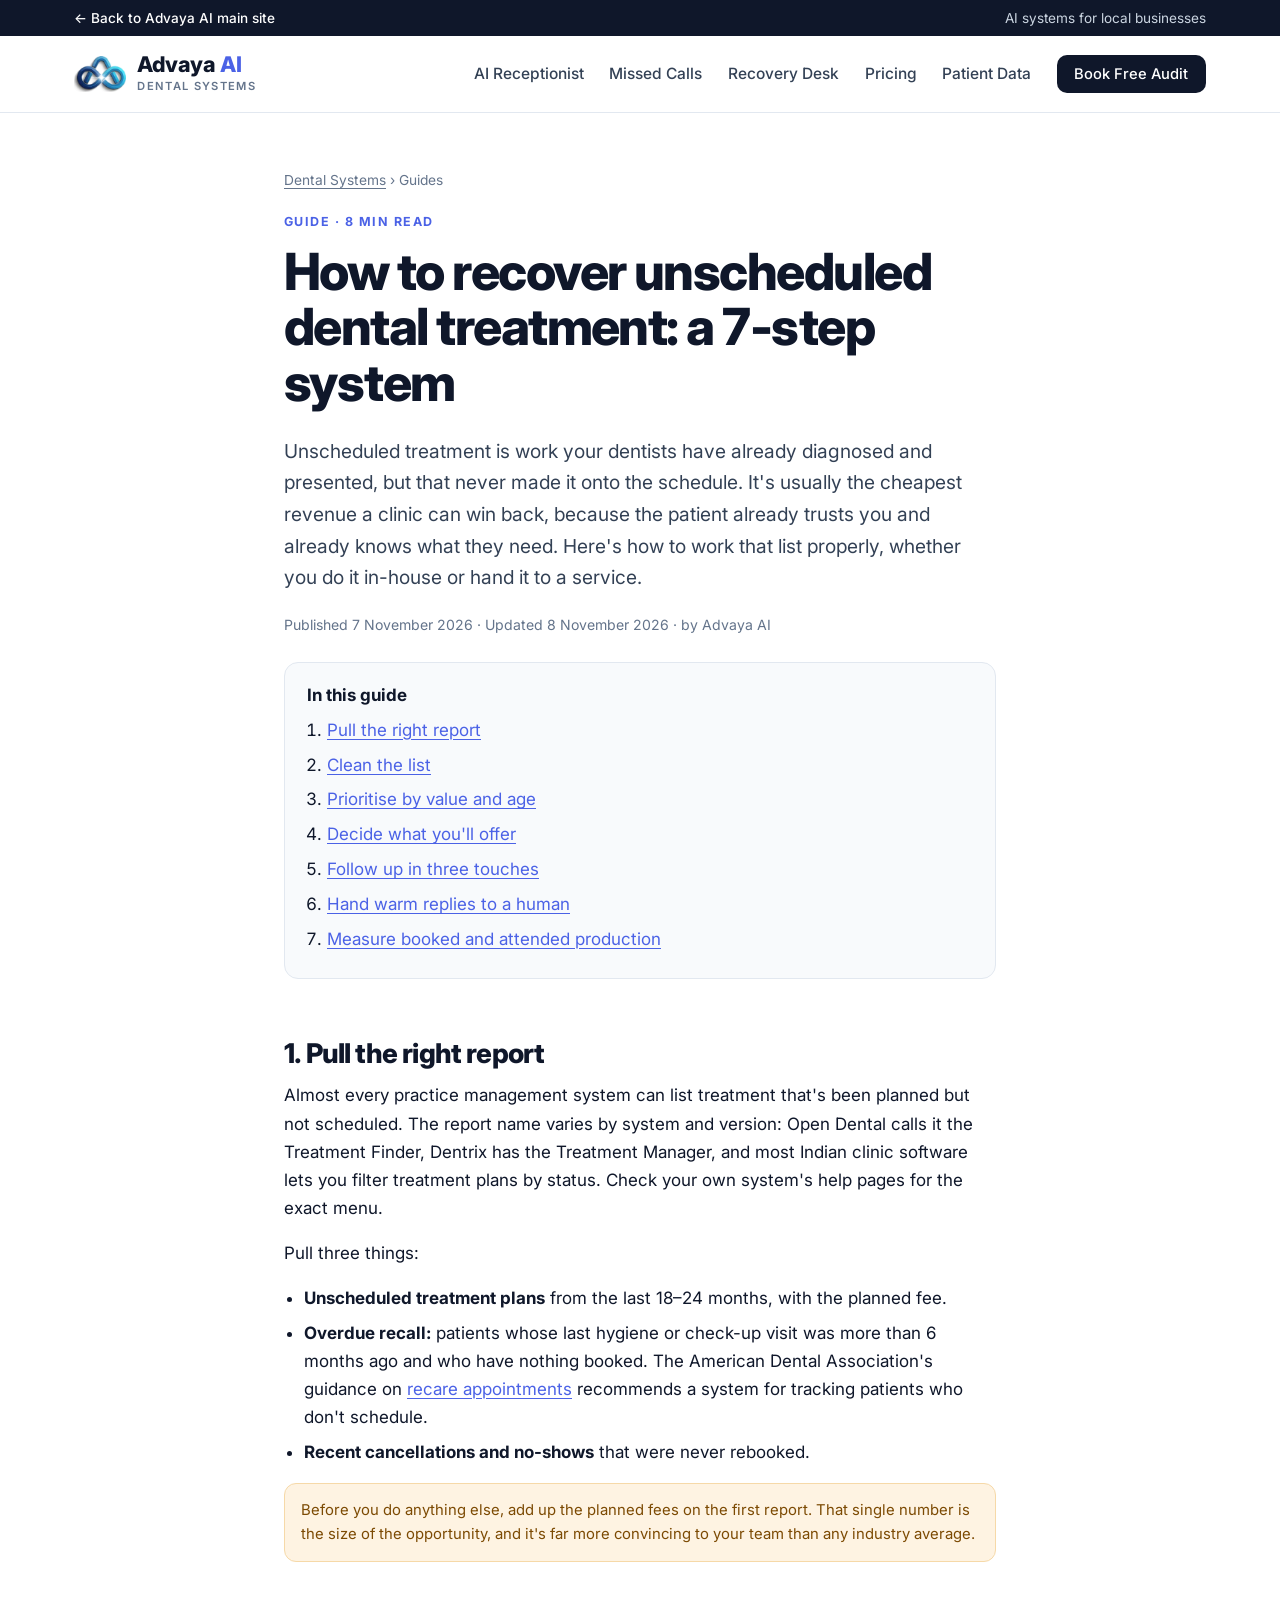
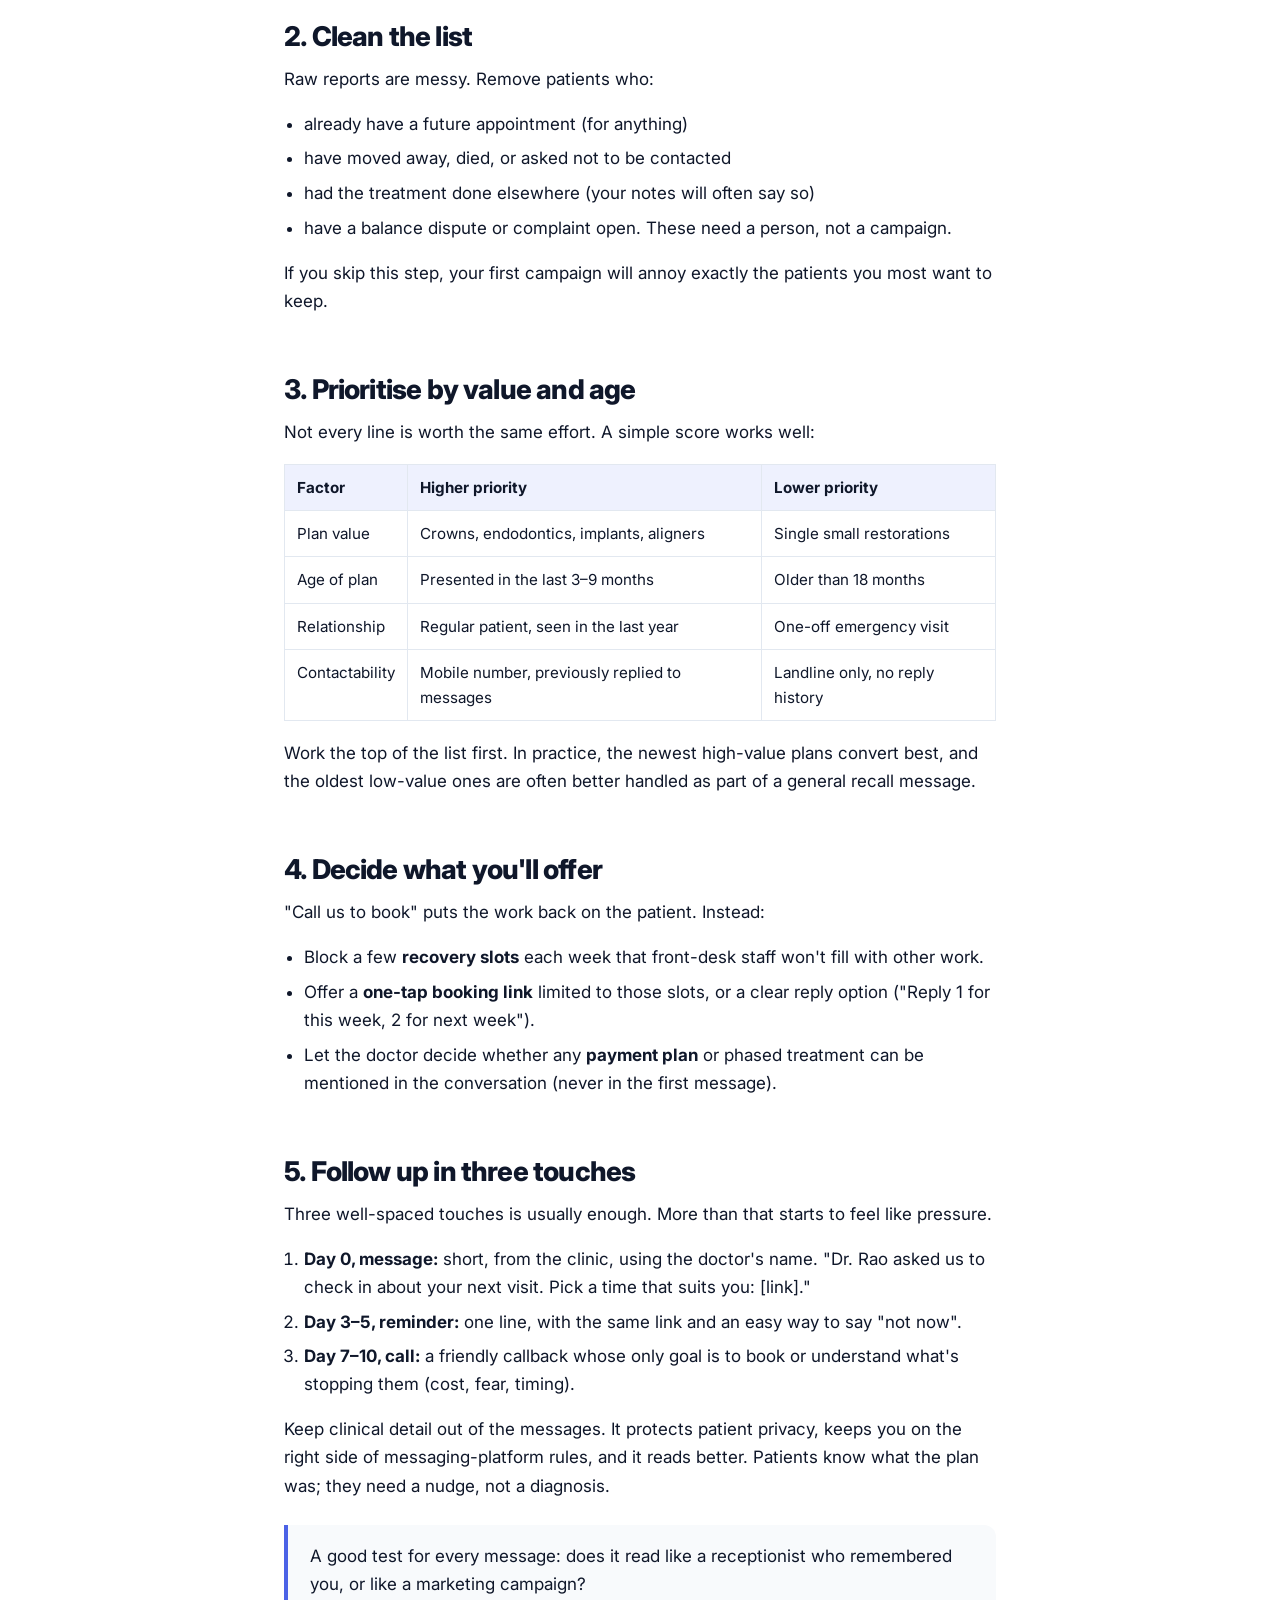
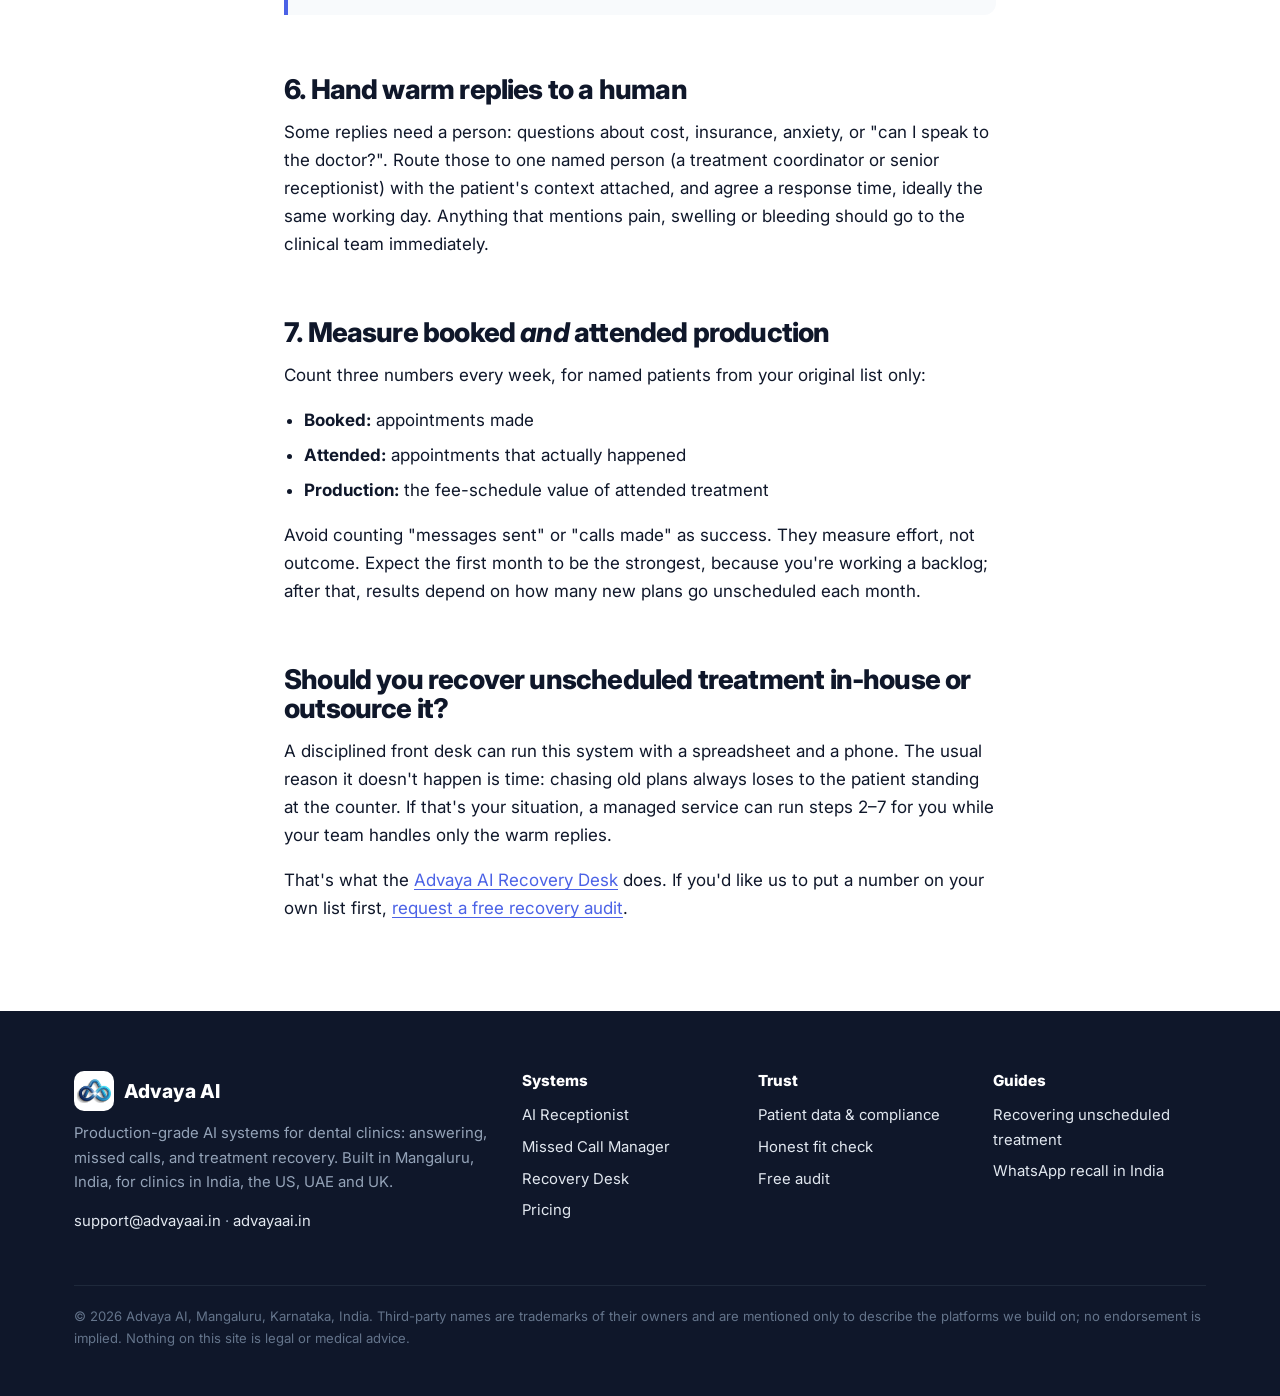
<file: guides/unscheduled-treatment-recovery.html>
<!doctype html>
<html lang="en">
<head>
<meta charset="utf-8">
<meta name="viewport" content="width=device-width, initial-scale=1">
<title>How to Recover Unscheduled Dental Treatment: A 7-Step System</title>
<meta name="description" content="A practical system to get diagnosed-but-unscheduled dental treatment booked: which report to pull, how to prioritise, what to send, how to measure.">
<link rel="canonical" href="https://dental.advayaai.in/guides/unscheduled-treatment-recovery">
<meta name="robots" content="index, follow, max-image-preview:large">
<meta name="theme-color" content="#0f172a">
<link rel="icon" href="/favicon.ico" sizes="48x48">
<link rel="icon" href="/assets/icon-48.png" sizes="48x48" type="image/png">
<link rel="icon" href="/assets/icon-96.png" sizes="96x96" type="image/png">
<link rel="icon" href="/assets/icon-192.png" sizes="192x192" type="image/png">
<link rel="apple-touch-icon" href="/assets/icon-180.png">
<link rel="manifest" href="/site.webmanifest">
<meta property="og:type" content="article">
<meta property="og:site_name" content="Advaya AI">
<meta property="og:title" content="How to Recover Unscheduled Dental Treatment: A 7-Step System">
<meta property="og:description" content="A practical system to get diagnosed-but-unscheduled dental treatment booked: which report to pull, how to prioritise, what to send, how to measure.">
<meta property="og:url" content="https://dental.advayaai.in/guides/unscheduled-treatment-recovery">
<meta property="og:image" content="https://dental.advayaai.in/assets/og-image.png">
<meta property="og:image:width" content="1200">
<meta property="og:image:height" content="630">
<meta property="og:locale" content="en_IN">
<meta name="twitter:card" content="summary_large_image">
<meta name="twitter:title" content="How to Recover Unscheduled Dental Treatment: A 7-Step System">
<meta name="twitter:description" content="A practical system to get diagnosed-but-unscheduled dental treatment booked: which report to pull, how to prioritise, what to send, how to measure.">
<meta name="twitter:image" content="https://dental.advayaai.in/assets/og-image.png">
<link rel="preconnect" href="https://fonts.googleapis.com">
<link rel="preconnect" href="https://fonts.gstatic.com" crossorigin>
<link href="https://fonts.googleapis.com/css2?family=Inter:wght@400;500;600;700;800&display=swap" rel="stylesheet">
<link rel="stylesheet" href="/assets/site.css">
<script type="application/ld+json">
{
 "@context": "https://schema.org",
 "@graph": [
  {
   "@type": "Organization",
   "@id": "https://advayaai.in/#organization",
   "name": "Advaya AI",
   "url": "https://advayaai.in/",
   "logo": "https://dental.advayaai.in/assets/icon-512.png",
   "address": {
    "@type": "PostalAddress",
    "addressLocality": "Mangaluru",
    "addressRegion": "Karnataka",
    "addressCountry": "IN"
   },
   "email": "support@advayaai.in",
   "contactPoint": {
    "@type": "ContactPoint",
    "contactType": "customer support",
    "email": "support@advayaai.in",
    "availableLanguage": [
     "English"
    ]
   },
   "sameAs": [
    "https://www.instagram.com/advaya__ai/",
    "https://advayaai.in/"
   ]
  },
  {
   "@type": "Article",
   "headline": "How to Recover Unscheduled Dental Treatment: A 7-Step System",
   "description": "A practical system to get diagnosed-but-unscheduled dental treatment booked: which report to pull, how to prioritise, what to send, how to measure.",
   "datePublished": "2026-11-07",
   "dateModified": "2026-11-08",
   "inLanguage": "en",
   "author": {
    "@type": "Organization",
    "name": "Advaya AI",
    "url": "https://advayaai.in/"
   },
   "publisher": {
    "@id": "https://advayaai.in/#organization"
   },
   "image": "https://dental.advayaai.in/assets/og-image.png",
   "mainEntityOfPage": "https://dental.advayaai.in/guides/unscheduled-treatment-recovery"
  },
  {
   "@type": "BreadcrumbList",
   "itemListElement": [
    {
     "@type": "ListItem",
     "position": 1,
     "name": "Dental Systems",
     "item": "https://dental.advayaai.in/"
    },
    {
     "@type": "ListItem",
     "position": 2,
     "name": "How to Recover Unscheduled Dental Treatment: A 7-Step System",
     "item": "https://dental.advayaai.in/guides/unscheduled-treatment-recovery"
    }
   ]
  }
 ]
}
</script>
</head>
<body>
<a class="skip" href="#main">Skip to content</a>
<div class="topbar"><div class="wrap"><a href="https://advayaai.in/">&larr; Back to Advaya AI main site</a><span class="topbar-note">AI systems for local businesses</span></div></div>
<header class="site-head">
  <div class="wrap">
    <a class="brand" href="/" aria-label="Advaya AI Dental home">
      <picture><source srcset="/assets/logo.webp" type="image/webp"><img src="/assets/logo.png" alt="Advaya AI logo" width="140" height="100"></picture>
      <span><b>Advaya <span>AI</span></b><small>Dental Systems</small></span>
    </a>
    <nav class="nav" aria-label="Main">
      <a href="/ai-receptionist">AI Receptionist</a>
      <a href="/missed-call-manager">Missed Calls</a>
      <a href="/recovery-desk">Recovery Desk</a>
      <a href="/#pricing">Pricing</a>
      <a href="/patient-data">Patient Data</a>
      <a href="/#audit" class="btn sm">Book Free Audit</a>
    </nav>
  </div>
</header>
<main id="main">
<article class="wrap article" style="padding-top:56px;padding-bottom:72px">
  <nav class="crumbs" aria-label="Breadcrumb"><a href="/">Dental Systems</a> › Guides</nav>
  <span class="eyebrow">Guide · 8 min read</span>
  <h1>How to recover unscheduled dental treatment: a 7-step system</h1>
  <p class="lede">Unscheduled treatment is work your dentists have already diagnosed and presented, but that never made it onto the schedule. It's usually the cheapest revenue a clinic can win back, because the patient already trusts you and already knows what they need. Here's how to work that list properly, whether you do it in-house or hand it to a service.</p>
  <p class="muted small">Published 7 November 2026 · Updated 8 November 2026 · by Advaya AI</p>

  <div class="toc"><b>In this guide</b>
    <ol>
      <li><a href="#s1">Pull the right report</a></li>
      <li><a href="#s2">Clean the list</a></li>
      <li><a href="#s3">Prioritise by value and age</a></li>
      <li><a href="#s4">Decide what you'll offer</a></li>
      <li><a href="#s5">Follow up in three touches</a></li>
      <li><a href="#s6">Hand warm replies to a human</a></li>
      <li><a href="#s7">Measure booked and attended production</a></li>
    </ol>
  </div>

  <h2 id="s1">1. Pull the right report</h2>
  <p>Almost every practice management system can list treatment that's been planned but not scheduled. The report name varies by system and version: Open Dental calls it the Treatment Finder, Dentrix has the Treatment Manager, and most Indian clinic software lets you filter treatment plans by status. Check your own system's help pages for the exact menu.</p>
  <p>Pull three things:</p>
  <ul>
    <li><b>Unscheduled treatment plans</b> from the last 18–24 months, with the planned fee.</li>
    <li><b>Overdue recall:</b> patients whose last hygiene or check-up visit was more than 6 months ago and who have nothing booked. The American Dental Association's guidance on <a href="https://www.ada.org/resources/practice/practice-management/recare-appointments" target="_blank" rel="noopener">recare appointments</a> recommends a system for tracking patients who don't schedule.</li>
    <li><b>Recent cancellations and no-shows</b> that were never rebooked.</li>
  </ul>
  <div class="note">Before you do anything else, add up the planned fees on the first report. That single number is the size of the opportunity, and it's far more convincing to your team than any industry average.</div>

  <h2 id="s2">2. Clean the list</h2>
  <p>Raw reports are messy. Remove patients who:</p>
  <ul>
    <li>already have a future appointment (for anything)</li>
    <li>have moved away, died, or asked not to be contacted</li>
    <li>had the treatment done elsewhere (your notes will often say so)</li>
    <li>have a balance dispute or complaint open. These need a person, not a campaign.</li>
  </ul>
  <p>If you skip this step, your first campaign will annoy exactly the patients you most want to keep.</p>

  <h2 id="s3">3. Prioritise by value and age</h2>
  <p>Not every line is worth the same effort. A simple score works well:</p>
  <table>
    <thead><tr><th>Factor</th><th>Higher priority</th><th>Lower priority</th></tr></thead>
    <tbody>
      <tr><td>Plan value</td><td>Crowns, endodontics, implants, aligners</td><td>Single small restorations</td></tr>
      <tr><td>Age of plan</td><td>Presented in the last 3–9 months</td><td>Older than 18 months</td></tr>
      <tr><td>Relationship</td><td>Regular patient, seen in the last year</td><td>One-off emergency visit</td></tr>
      <tr><td>Contactability</td><td>Mobile number, previously replied to messages</td><td>Landline only, no reply history</td></tr>
    </tbody>
  </table>
  <p>Work the top of the list first. In practice, the newest high-value plans convert best, and the oldest low-value ones are often better handled as part of a general recall message.</p>

  <h2 id="s4">4. Decide what you'll offer</h2>
  <p>"Call us to book" puts the work back on the patient. Instead:</p>
  <ul>
    <li>Block a few <b>recovery slots</b> each week that front-desk staff won't fill with other work.</li>
    <li>Offer a <b>one-tap booking link</b> limited to those slots, or a clear reply option ("Reply 1 for this week, 2 for next week").</li>
    <li>Let the doctor decide whether any <b>payment plan</b> or phased treatment can be mentioned in the conversation (never in the first message).</li>
  </ul>

  <h2 id="s5">5. Follow up in three touches</h2>
  <p>Three well-spaced touches is usually enough. More than that starts to feel like pressure.</p>
  <ol>
    <li><b>Day 0, message:</b> short, from the clinic, using the doctor's name. "Dr. Rao asked us to check in about your next visit. Pick a time that suits you: [link]."</li>
    <li><b>Day 3–5, reminder:</b> one line, with the same link and an easy way to say "not now".</li>
    <li><b>Day 7–10, call:</b> a friendly callback whose only goal is to book or understand what's stopping them (cost, fear, timing).</li>
  </ol>
  <p>Keep clinical detail out of the messages. It protects patient privacy, keeps you on the right side of messaging-platform rules, and it reads better. Patients know what the plan was; they need a nudge, not a diagnosis.</p>
  <blockquote>A good test for every message: does it read like a receptionist who remembered you, or like a marketing campaign?</blockquote>

  <h2 id="s6">6. Hand warm replies to a human</h2>
  <p>Some replies need a person: questions about cost, insurance, anxiety, or "can I speak to the doctor?". Route those to one named person (a treatment coordinator or senior receptionist) with the patient's context attached, and agree a response time, ideally the same working day. Anything that mentions pain, swelling or bleeding should go to the clinical team immediately.</p>

  <h2 id="s7">7. Measure booked <em>and</em> attended production</h2>
  <p>Count three numbers every week, for named patients from your original list only:</p>
  <ul>
    <li><b>Booked:</b> appointments made</li>
    <li><b>Attended:</b> appointments that actually happened</li>
    <li><b>Production:</b> the fee-schedule value of attended treatment</li>
  </ul>
  <p>Avoid counting "messages sent" or "calls made" as success. They measure effort, not outcome. Expect the first month to be the strongest, because you're working a backlog; after that, results depend on how many new plans go unscheduled each month.</p>

  <h2>Should you recover unscheduled treatment in-house or outsource it?</h2>
  <p>A disciplined front desk can run this system with a spreadsheet and a phone. The usual reason it doesn't happen is time: chasing old plans always loses to the patient standing at the counter. If that's your situation, a managed service can run steps 2–7 for you while your team handles only the warm replies.</p>
  <p>That's what the <a href="/recovery-desk">Advaya AI Recovery Desk</a> does. If you'd like us to put a number on your own list first, <a href="/#audit">request a free recovery audit</a>.</p>
</article>
</main>
<footer class="site-foot">
  <div class="wrap">
    <div class="grid">
      <div>
        <div class="foot-brand"><img src="/assets/icon-64.png" alt="" width="40" height="40">Advaya AI</div>
        <p>Production-grade AI systems for dental clinics: answering, missed calls, and treatment recovery. Built in Mangaluru, India, for clinics in India, the US, UAE and UK.</p>
        <p><a data-email href="#">support@advayaai.in</a> · <a href="https://advayaai.in/">advayaai.in</a></p>
      </div>
      <div>
        <h3>Systems</h3>
        <ul><li><a href="/ai-receptionist">AI Receptionist</a></li><li><a href="/missed-call-manager">Missed Call Manager</a></li><li><a href="/recovery-desk">Recovery Desk</a></li><li><a href="/#pricing">Pricing</a></li></ul>
      </div>
      <div>
        <h3>Trust</h3>
        <ul><li><a href="/patient-data">Patient data &amp; compliance</a></li><li><a href="/#fit">Honest fit check</a></li><li><a href="/#audit">Free audit</a></li></ul>
      </div>
      <div>
        <h3>Guides</h3>
        <ul><li><a href="/guides/unscheduled-treatment-recovery">Recovering unscheduled treatment</a></li><li><a href="/guides/whatsapp-patient-recall-india">WhatsApp recall in India</a></li></ul>
      </div>
    </div>
    <p class="legal">© <span data-year>2026</span> Advaya AI, Mangaluru, Karnataka, India. Third-party names are trademarks of their owners and are mentioned only to describe the platforms we build on; no endorsement is implied. Nothing on this site is legal or medical advice.</p>
  </div>
</footer>
<script src="/assets/site.js" defer></script>
</body>
</html>
</file>
<file: assets/site.css>
/* Advaya.ai — Dental systems. Brand matched to advayaai.in (Inter, navy + royal blue, grid canvas). */
:root{
  --ink:#0f172a;
  --ink-2:#334155;
  --muted:#64748b;
  --line:#e2e8f0;
  --soft:#f8fafc;
  --card:#ffffff;
  --blue:#4b62e6;
  --blue-2:#3a4fd0;
  --blue-soft:#eef1fe;
  --green:#16a34a;
  --green-soft:#e8f7ee;
  --amber:#b45309;
  --amber-soft:#fef3e2;
  --red:#dc2626;
  --radius:16px;
  --sans:"Inter",system-ui,-apple-system,"Segoe UI",Roboto,Arial,sans-serif;
  --mono:ui-monospace,SFMono-Regular,Menlo,Consolas,monospace;
  --max:1180px;
}
*{box-sizing:border-box}
[hidden]{display:none!important}
html{scroll-behavior:smooth}
body{margin:0;background:#fff;color:var(--ink);font:17px/1.65 var(--sans);-webkit-font-smoothing:antialiased}
img,svg{max-width:100%;display:block}
a{color:var(--blue);text-underline-offset:3px}
a:hover{color:var(--blue-2)}
:focus-visible{outline:3px solid var(--blue);outline-offset:2px;border-radius:6px}
.skip{position:absolute;left:-999px;top:0;background:var(--ink);color:#fff;padding:.6rem 1rem;z-index:99}
.skip:focus{left:1rem}
.wrap{max-width:var(--max);margin:0 auto;padding:0 24px}
h1,h2,h3{font-weight:800;line-height:1.08;letter-spacing:-.03em;margin:0 0 .5em}
h1{font-size:clamp(2.4rem,5.6vw,4.4rem)}
h2{font-size:clamp(1.8rem,3.4vw,2.7rem)}
h3{font-size:1.25rem;letter-spacing:-.015em;line-height:1.25}
p{margin:0 0 1em}
.accent{color:var(--blue)}
.lede{font-size:1.2rem;color:var(--ink-2);max-width:44em}
.muted{color:var(--muted)}
.small{font-size:.88rem}
.center{text-align:center}
.center .lede{margin-left:auto;margin-right:auto}
.pill{display:inline-flex;align-items:center;gap:.55rem;border:1px solid var(--line);background:#fff;border-radius:999px;padding:.45rem 1rem;font:600 .8rem/1 var(--sans);letter-spacing:.08em;text-transform:uppercase;color:var(--ink-2);margin-bottom:1.4rem}
.pill::before{content:"";width:9px;height:9px;border-radius:50%;background:var(--green)}
.eyebrow{display:block;font:700 .78rem/1 var(--sans);letter-spacing:.12em;text-transform:uppercase;color:var(--blue);margin-bottom:1rem}

/* grid canvas like advayaai.in */
.grid-bg{background-color:#fff;background-image:linear-gradient(to right,rgba(15,23,42,.045) 1px,transparent 1px),linear-gradient(to bottom,rgba(15,23,42,.045) 1px,transparent 1px);background-size:56px 56px}

/* header */
.site-head{position:sticky;top:0;z-index:30;background:rgba(255,255,255,.94);backdrop-filter:saturate(1.6) blur(10px);border-bottom:1px solid var(--line)}
.site-head .wrap{display:flex;align-items:center;justify-content:space-between;height:76px;gap:1.2rem}
.brand{display:flex;align-items:center;gap:.7rem;text-decoration:none;color:var(--ink)}
.brand img{width:52px;height:auto}
.brand b{display:block;font:800 1.35rem/1 var(--sans);letter-spacing:-.02em}
.brand b span{color:var(--blue)}
.brand small{display:block;font:600 .7rem/1.2 var(--sans);letter-spacing:.12em;text-transform:uppercase;color:var(--muted);margin-top:4px}
.nav{display:flex;gap:1.6rem;align-items:center}
.nav a{color:var(--ink-2);text-decoration:none;font-size:.97rem;font-weight:500}
.nav a:hover,.nav a[aria-current=page]{color:var(--ink)}
.nav a[aria-current=page]{box-shadow:inset 0 -2px 0 var(--blue)}
.nav a.btn,.nav a.btn:hover{color:#fff}
@media (max-width:980px){.nav a:not(.btn){display:none}}

/* buttons */
.btn{display:inline-flex;align-items:center;justify-content:center;gap:.5rem;background:var(--ink);color:#fff;text-decoration:none;border:0;border-radius:12px;padding:.95rem 1.5rem;font:700 1rem/1 var(--sans);cursor:pointer;transition:transform .15s,background .15s,box-shadow .15s}
.btn:hover{background:#1e293b;color:#fff;transform:translateY(-1px)}
.btn.blue{background:var(--blue);box-shadow:0 10px 24px -12px rgba(75,98,230,.8)}
.btn.blue:hover{background:var(--blue-2)}
.btn.ghost{background:#fff;color:var(--ink);box-shadow:inset 0 0 0 1.5px var(--line)}
.btn.ghost:hover{box-shadow:inset 0 0 0 1.5px var(--ink);color:var(--ink)}
.btn.sm{padding:.7rem 1.1rem;font-size:.92rem;border-radius:10px}

/* sections */
section{padding:92px 0}
.band{background:var(--soft);border-top:1px solid var(--line);border-bottom:1px solid var(--line)}
.dark{background:var(--ink);color:#e2e8f0}
.dark h2,.dark h3{color:#fff}
.dark .muted{color:#94a3b8}
.dark .lede{color:#cbd5e1}
.grid{display:grid;gap:22px}
.g2{grid-template-columns:repeat(2,1fr)}
.g3{grid-template-columns:repeat(3,1fr)}
.g4{grid-template-columns:repeat(4,1fr)}
@media (max-width:960px){.g3,.g4{grid-template-columns:1fr 1fr}}
@media (max-width:660px){.g2,.g3,.g4{grid-template-columns:1fr}section{padding:64px 0}}
.card{background:var(--card);border:1px solid var(--line);border-radius:var(--radius);padding:28px}
.card h3{margin-bottom:.35em}
.card p:last-child{margin-bottom:0}
.dark .card{background:#16213a;border-color:#26324d;color:#e2e8f0}

/* hero */
.hero{padding:96px 0 84px}
.hero h1{max-width:14em;margin-left:auto;margin-right:auto}
.cta-row{display:flex;flex-wrap:wrap;gap:14px;margin:2rem 0 1.2rem}
.center .cta-row{justify-content:center}
.trust{display:flex;flex-wrap:wrap;gap:.5rem 1.4rem;font-size:.92rem;color:var(--muted);padding:0;margin:0;list-style:none}
.center .trust{justify-content:center}
.trust li::before{content:"✓ ";color:var(--green);font-weight:800}

/* offer cards */
.offer{display:flex;flex-direction:column;position:relative;transition:box-shadow .2s,transform .2s}
.offer:hover{box-shadow:0 24px 48px -28px rgba(15,23,42,.35);transform:translateY(-2px)}
.offer .ico{width:48px;height:48px;border-radius:12px;background:var(--blue-soft);display:grid;place-items:center;margin-bottom:18px}
.offer .ico svg{width:26px;height:26px;stroke:var(--blue)}
.offer ul{padding-left:1.1rem;margin:.6rem 0 1.4rem;color:var(--ink-2)}
.offer li{margin-bottom:.3rem}
.offer .from{font-weight:700;color:var(--ink);margin:auto 0 1rem}
.offer .from span{font-weight:500;color:var(--muted)}
.offer .btn{width:100%}
.tag{display:inline-block;font:700 .7rem/1 var(--sans);letter-spacing:.06em;text-transform:uppercase;padding:.4rem .6rem;border-radius:7px;background:var(--blue-soft);color:var(--blue-2)}
.tag.green{background:var(--green-soft);color:#166534}
.tag.amber{background:var(--amber-soft);color:var(--amber)}
.offer .tag{position:absolute;top:22px;right:22px}

/* flow */
.flow{display:grid;grid-template-columns:repeat(3,1fr);gap:0;counter-reset:f;margin-top:34px}
.flow > div{position:relative;padding:26px;border:1px solid var(--line);background:#fff}
.flow > div:first-child{border-radius:var(--radius) 0 0 var(--radius)}
.flow > div:last-child{border-radius:0 var(--radius) var(--radius) 0}
.flow > div + div{border-left:0}
.flow b{display:block;font-size:.78rem;letter-spacing:.1em;text-transform:uppercase;color:var(--blue);margin-bottom:.5rem}
@media (max-width:760px){.flow{grid-template-columns:1fr}.flow > div{border-radius:0!important;border-left:1px solid var(--line)!important}.flow > div + div{border-top:0}}

/* steps */
.steps{counter-reset:s;list-style:none;padding:0;margin:0;display:grid;gap:14px}
.steps li{counter-increment:s;display:grid;grid-template-columns:54px 1fr;gap:16px;background:#fff;border:1px solid var(--line);border-radius:var(--radius);padding:22px}
.steps li::before{content:counter(s,decimal-leading-zero);font:700 1.25rem/1 var(--mono);color:var(--blue);padding-top:4px}
.steps h3{margin-bottom:.25em;font-size:1.12rem}
.steps p{margin:0;color:var(--ink-2)}

/* tables */
.table-scroll{overflow-x:auto}
.compare{width:100%;border-collapse:separate;border-spacing:0;background:#fff;border:1px solid var(--line);border-radius:var(--radius);overflow:hidden;font-size:.96rem}
.compare th,.compare td{padding:14px 16px;text-align:left;border-bottom:1px solid var(--line);vertical-align:top}
.compare tr:last-child td{border-bottom:0}
.compare thead th{background:var(--ink);color:#fff;font-weight:700}
.compare td:first-child{font-weight:600}

/* dashboard mock */
.dash{background:#fff;border:1px solid var(--line);border-radius:18px;box-shadow:0 40px 80px -40px rgba(15,23,42,.45);overflow:hidden}
.dash-top{display:flex;justify-content:space-between;align-items:center;padding:14px 20px;border-bottom:1px solid var(--line);background:var(--soft);font-size:.86rem;color:var(--muted)}
.dash-top b{color:var(--ink);font-size:.95rem}
.dots{display:flex;gap:6px}.dots i{width:10px;height:10px;border-radius:50%;background:#cbd5e1;display:block}
.kpis{display:grid;grid-template-columns:repeat(4,1fr);gap:0;border-bottom:1px solid var(--line)}
.kpis div{padding:18px 20px;border-right:1px solid var(--line)}
.kpis div:last-child{border-right:0}
.kpis span{display:block;font-size:.78rem;color:var(--muted);text-transform:uppercase;letter-spacing:.06em;font-weight:600}
.kpis strong{display:block;font-size:1.7rem;letter-spacing:-.02em;margin-top:4px}
@media (max-width:700px){.kpis{grid-template-columns:1fr 1fr}.kpis div:nth-child(2){border-right:0}.kpis div:nth-child(-n+2){border-bottom:1px solid var(--line)}}
.dash table{width:100%;border-collapse:collapse;font-size:.88rem}
.dash th,.dash td{padding:11px 20px;text-align:left;border-bottom:1px solid var(--line)}
.dash th{font-size:.74rem;text-transform:uppercase;letter-spacing:.06em;color:var(--muted);font-weight:700}
.dash tr:last-child td{border-bottom:0}

/* chat mock */
.chat{background:#fff;border:1px solid var(--line);border-radius:18px;padding:20px;box-shadow:0 30px 60px -36px rgba(15,23,42,.4);display:flex;flex-direction:column;gap:10px;font-size:.93rem}
.chat .who{font-size:.74rem;color:var(--muted);text-transform:uppercase;letter-spacing:.06em;font-weight:700}
.msg{max-width:86%;padding:10px 14px;border-radius:14px;line-height:1.45}
.msg.p{background:var(--soft);border:1px solid var(--line);align-self:flex-start;border-bottom-left-radius:4px}
.msg.a{background:var(--blue);color:#fff;align-self:flex-end;border-bottom-right-radius:4px}
.msg.sys{align-self:center;background:var(--amber-soft);color:var(--amber);font-size:.8rem;font-weight:600;border-radius:999px;padding:6px 12px}

/* calculator */
.tabs{display:inline-flex;background:var(--soft);border:1px solid var(--line);border-radius:12px;padding:4px;gap:4px;flex-wrap:wrap}
.tabs button{border:0;background:transparent;padding:.6rem 1rem;border-radius:9px;font:600 .92rem/1 var(--sans);color:var(--ink-2);cursor:pointer}
.tabs button[aria-pressed=true],.tabs button[aria-selected=true]{background:var(--ink);color:#fff}
.calc{display:grid;grid-template-columns:1fr 1fr;gap:28px;margin-top:24px}
@media (max-width:840px){.calc{grid-template-columns:1fr}}
.field{margin-bottom:20px}
.field label{display:flex;justify-content:space-between;gap:1rem;font-weight:600;font-size:.95rem;margin-bottom:6px}
.field output{font-family:var(--mono);color:var(--blue);white-space:nowrap}
input[type=range]{width:100%;accent-color:var(--blue)}
.result{background:var(--ink);color:#fff;border-radius:var(--radius);padding:30px}
.result .big{font:800 2.8rem/1.05 var(--sans);letter-spacing:-.03em;margin:.3rem 0 1.1rem}
.result dl{display:grid;grid-template-columns:1fr auto;gap:9px 16px;margin:0;font-size:.95rem}
.result dt{color:#94a3b8}
.result dd{margin:0;font-family:var(--mono);text-align:right}
.result .verdict{margin:18px 0 0;color:#c7d2fe}

/* pricing */
.price{display:flex;flex-direction:column}
.price .amt{font:800 2.3rem/1 var(--sans);letter-spacing:-.03em;margin:.7rem 0 .25rem}
.price .amt span{font:500 .95rem var(--sans);color:var(--muted);letter-spacing:0}
.price .setup{font-size:.86rem;color:var(--muted);margin:0}
.price ul{padding-left:1.1rem;margin:1rem 0 1.4rem;color:var(--ink-2);font-size:.95rem}
.price li{margin-bottom:.3rem}
.price.featured{border:2px solid var(--blue);box-shadow:0 30px 60px -40px rgba(75,98,230,.7)}
.price .btn{margin-top:auto}
.bundle{display:flex;flex-wrap:wrap;gap:20px;align-items:center;justify-content:space-between;background:var(--ink);color:#fff;border-radius:var(--radius);padding:26px 30px;margin-top:22px}
.bundle h3{color:#fff;margin:0 0 .2em}
.bundle p{margin:0;color:#cbd5e1}
.bundle .amt{font:800 2rem/1 var(--sans);letter-spacing:-.02em}
.guarantee{display:flex;gap:18px;align-items:flex-start;background:var(--green-soft);border:1px solid #bfe7cd;border-radius:var(--radius);padding:22px;margin-top:22px}
.guarantee svg{flex:none}

/* faq */
details{background:#fff;border:1px solid var(--line);border-radius:14px;padding:0 22px;margin-bottom:10px}
summary{cursor:pointer;padding:19px 0;font-weight:700;list-style:none;display:flex;justify-content:space-between;gap:1rem}
summary::-webkit-details-marker{display:none}
summary::after{content:"+";font:500 1.4rem/1 var(--sans);color:var(--blue)}
details[open] summary::after{content:"–"}
details p{color:var(--ink-2)}

/* form */
form .row{display:grid;grid-template-columns:1fr 1fr;gap:14px}
@media (max-width:660px){form .row{grid-template-columns:1fr}}
form label{display:block;font-weight:600;font-size:.9rem;margin:0 0 6px}
form input,form select,form textarea{width:100%;padding:.85rem .95rem;border:1px solid #cbd5e1;border-radius:10px;font:inherit;background:#fff;color:var(--ink);margin-bottom:14px}
form textarea{min-height:90px;resize:vertical}
fieldset{border:0;padding:0;margin:0 0 10px}
fieldset legend{font-weight:600;font-size:.9rem;margin-bottom:8px}
.checks{display:flex;flex-wrap:wrap;gap:10px}
.checks label{display:flex;align-items:center;gap:8px;border:1px solid #cbd5e1;border-radius:10px;padding:.6rem .9rem;font-weight:500;margin:0;cursor:pointer}
.checks input{width:auto;margin:0;accent-color:var(--blue)}

/* article */
.article{max-width:760px;margin:0 auto}
.article h1{font-size:clamp(2.1rem,4.6vw,3.2rem)}
.article h2{margin-top:2.2em;font-size:1.7rem}
.article h3{margin-top:1.6em}
.article ul,.article ol{padding-left:1.25rem}
.article li{margin-bottom:.4em}
.article blockquote{margin:1.5em 0;padding:1em 1.3em;border-left:4px solid var(--blue);background:var(--soft);border-radius:0 12px 12px 0}
.article table{width:100%;border-collapse:collapse;margin:1.2em 0;font-size:.95rem;background:#fff}
.article th,.article td{border:1px solid var(--line);padding:10px 12px;text-align:left;vertical-align:top}
.article th{background:var(--blue-soft)}
.crumbs{font-size:.86rem;color:var(--muted);margin-bottom:1.5rem}
.crumbs a{color:var(--muted)}
.note{background:var(--amber-soft);border:1px solid #f6d9a8;border-radius:12px;padding:14px 16px;font-size:.93rem;color:#7c4a03}
.toc{background:var(--soft);border:1px solid var(--line);border-radius:14px;padding:18px 22px;margin:1.5em 0}
.toc ol{margin:.4em 0 0}

/* footer */
.site-foot{background:var(--ink);color:#94a3b8;padding:60px 0 34px;font-size:.93rem}
.site-foot a{color:#e2e8f0;text-decoration:none}
.site-foot a:hover{text-decoration:underline}
.site-foot .grid{grid-template-columns:2fr 1fr 1fr 1fr}
@media (max-width:820px){.site-foot .grid{grid-template-columns:1fr 1fr}}
.site-foot h3{color:#fff;font-size:.95rem;letter-spacing:0;margin-bottom:.8rem}
.site-foot ul{list-style:none;padding:0;margin:0}
.site-foot li{margin-bottom:.45rem}
.foot-brand{display:flex;align-items:center;gap:.6rem;color:#fff;font-weight:800;font-size:1.2rem;margin-bottom:.6rem}
.foot-brand img{width:40px;background:#fff;border-radius:10px;padding:3px}
.legal{border-top:1px solid #1e293b;margin-top:36px;padding-top:20px;font-size:.82rem;color:#64748b}

@media (prefers-reduced-motion:reduce){*{scroll-behavior:auto!important;transition:none!important}}

/* small screens */
.btn{white-space:nowrap}
@media (max-width:520px){
  .site-head .wrap{height:66px}
  .brand img{width:40px}
  .brand b{font-size:1.15rem}
  .btn.sm{padding:.6rem .85rem;font-size:.85rem}
  .dash th:nth-child(3),.dash td:nth-child(3){display:none}
  .dash-top .dots{display:none}
  .kpis span{font-size:.7rem}
}

/* Top bar: link back to the main Advaya AI site */
.topbar{background:var(--ink);color:#cbd5e1;font-size:.85rem}
.topbar .wrap{display:flex;align-items:center;justify-content:space-between;gap:1rem;min-height:36px}
.topbar a{color:#fff;text-decoration:none;font-weight:500}
.topbar a:hover,.topbar a:focus-visible{text-decoration:underline;text-underline-offset:3px}
@media (max-width:560px){.topbar-note{display:none}}

/* Audit form: spam honeypot and submit status */
.hp{position:absolute;left:-10000px;width:1px;height:1px;overflow:hidden}
.form-status{margin:14px 0 0;padding:.7rem .9rem;border-radius:10px;border:1px solid var(--line);background:var(--soft);color:var(--ink-2)}
.form-status[data-kind=ok]{border-color:#bbf7d0;background:#f0fdf4;color:#166534}
.form-status[data-kind=error]{border-color:#fecaca;background:#fef2f2;color:#991b1b}
button[disabled]{opacity:.7;cursor:progress}


/* Success popup after an audit request is saved */
.modal{position:fixed;inset:0;z-index:100;display:flex;align-items:center;justify-content:center;padding:16px;background:rgba(2,6,23,.65);backdrop-filter:blur(4px)}
.modal[hidden]{display:none}
.modal-card{background:#fff;border-radius:var(--radius);border:1px solid var(--line);box-shadow:0 30px 60px -20px rgba(2,6,23,.45);max-width:440px;width:100%;padding:32px 28px;text-align:center}
.modal-card h2{font-size:1.6rem;line-height:1.2;margin:0 0 10px}
.modal-card p{color:var(--ink-2);margin:0 0 22px}
.modal-card .btn{width:100%}
.modal-icon{width:56px;height:56px;margin:0 auto 18px;border-radius:50%;display:flex;align-items:center;justify-content:center;font-size:1.6rem;font-weight:700;color:var(--green);background:#f0fdf4;border:1px solid #bbf7d0}


/* Audit section: intro beside a compact form so the whole form fits on one screen */
.audit-wrap{display:grid;grid-template-columns:minmax(0,.85fr) minmax(0,1.15fr);gap:48px;align-items:start}
.audit-intro h2{margin-top:6px}
.audit-steps{list-style:none;counter-reset:s;padding:0;margin:26px 0 0;display:grid;gap:14px}
.audit-steps li{counter-increment:s;position:relative;padding-left:44px}
.audit-steps li::before{content:counter(s);position:absolute;left:0;top:0;width:30px;height:30px;border-radius:50%;background:#eef2ff;color:var(--blue);font-weight:700;display:flex;align-items:center;justify-content:center;font-size:.9rem}
.audit-steps b{display:block}
.audit-steps span{color:var(--ink-2);font-size:.95rem}
.audit-form{padding:22px}
.audit-form .row{gap:12px}
.audit-form label{font-size:.85rem;margin:0 0 4px}
.audit-form input,.audit-form select,.audit-form textarea{padding:.6rem .8rem;margin-bottom:10px;border-radius:8px}
.audit-form textarea{min-height:58px}
.phone-row{display:flex;gap:8px}
.phone-row select{flex:0 0 7.2rem;width:7.2rem}
.phone-row input{flex:1 1 auto;min-width:0}
.audit-form fieldset{margin:0 0 8px}
.audit-form fieldset legend{font-size:.85rem;margin-bottom:6px}
.audit-form .checks{gap:8px}
.audit-form .checks label{padding:.45rem .75rem;font-size:.88rem}
.audit-form .cta-row{margin:4px 0 0}
.audit-form .cta-row .btn{padding:.8rem 1.3rem}
@media (max-width:960px){.audit-wrap{grid-template-columns:1fr;gap:28px}}
</file>
